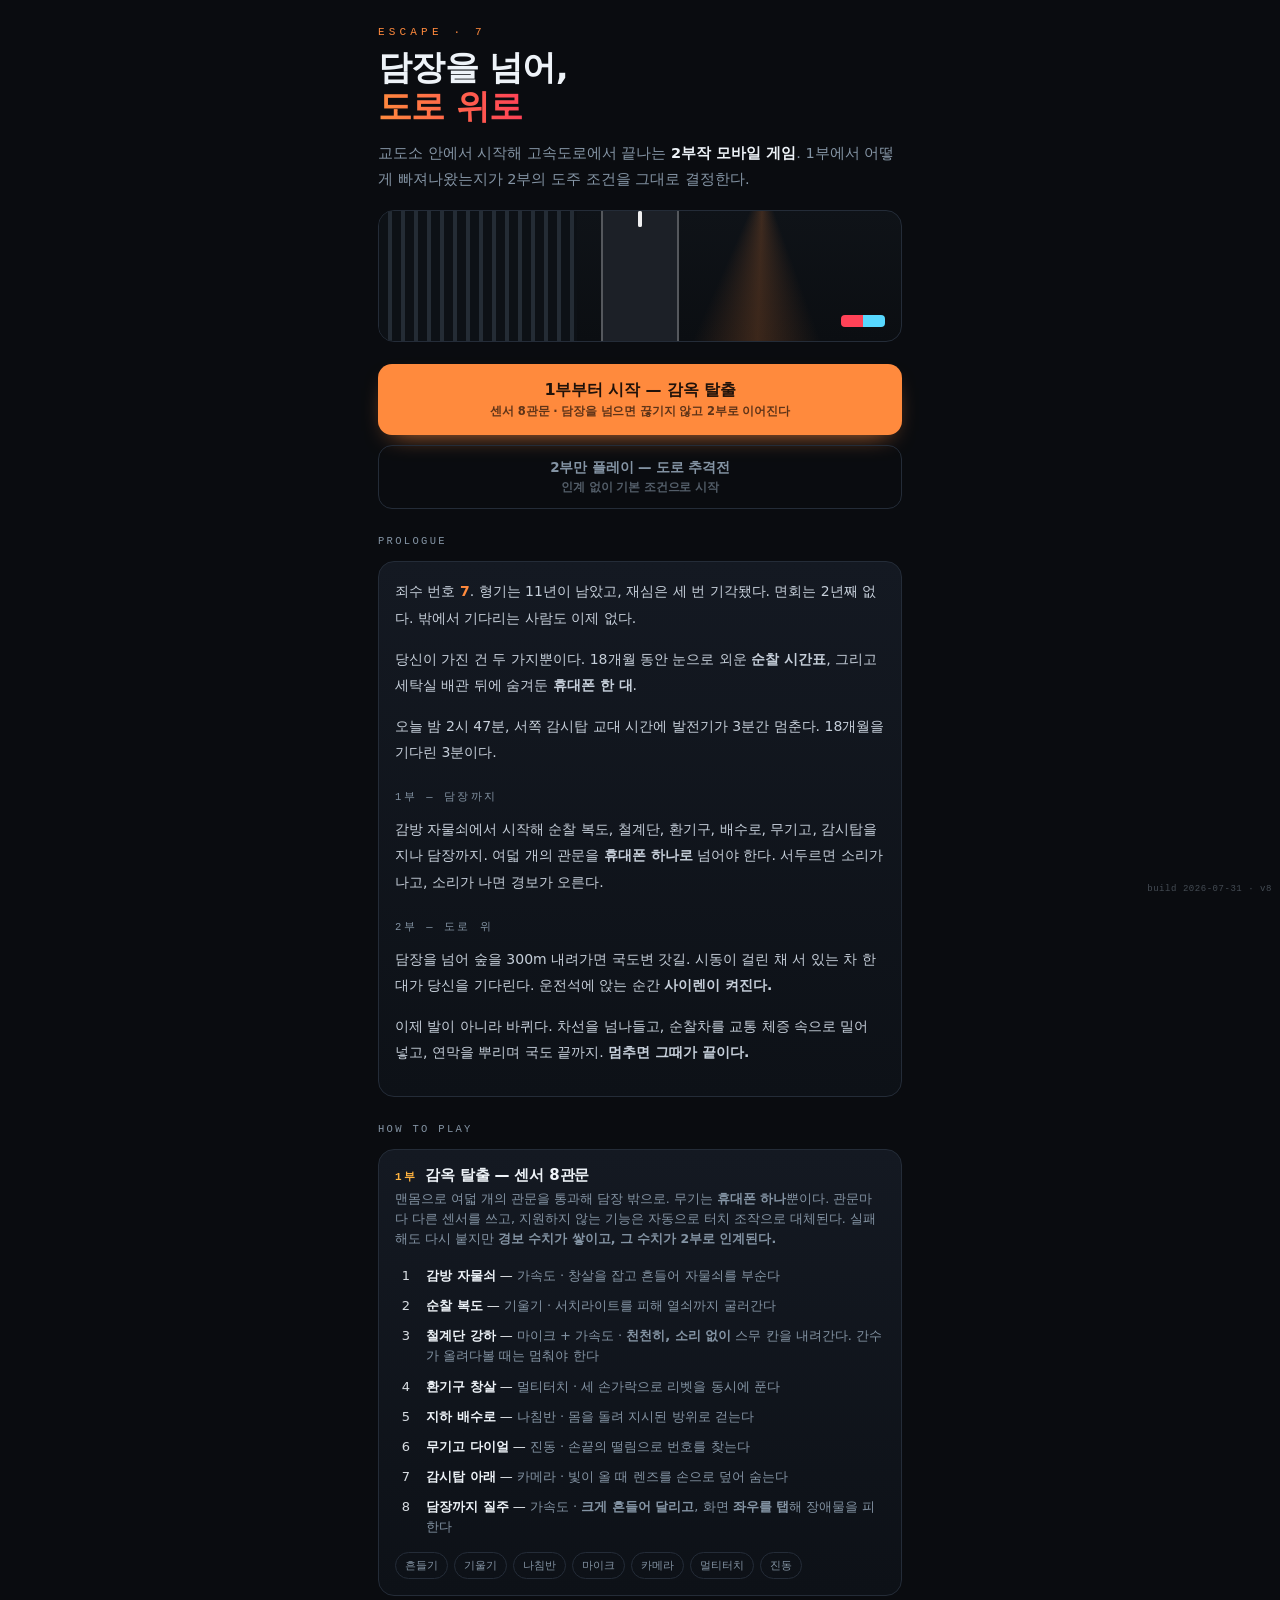
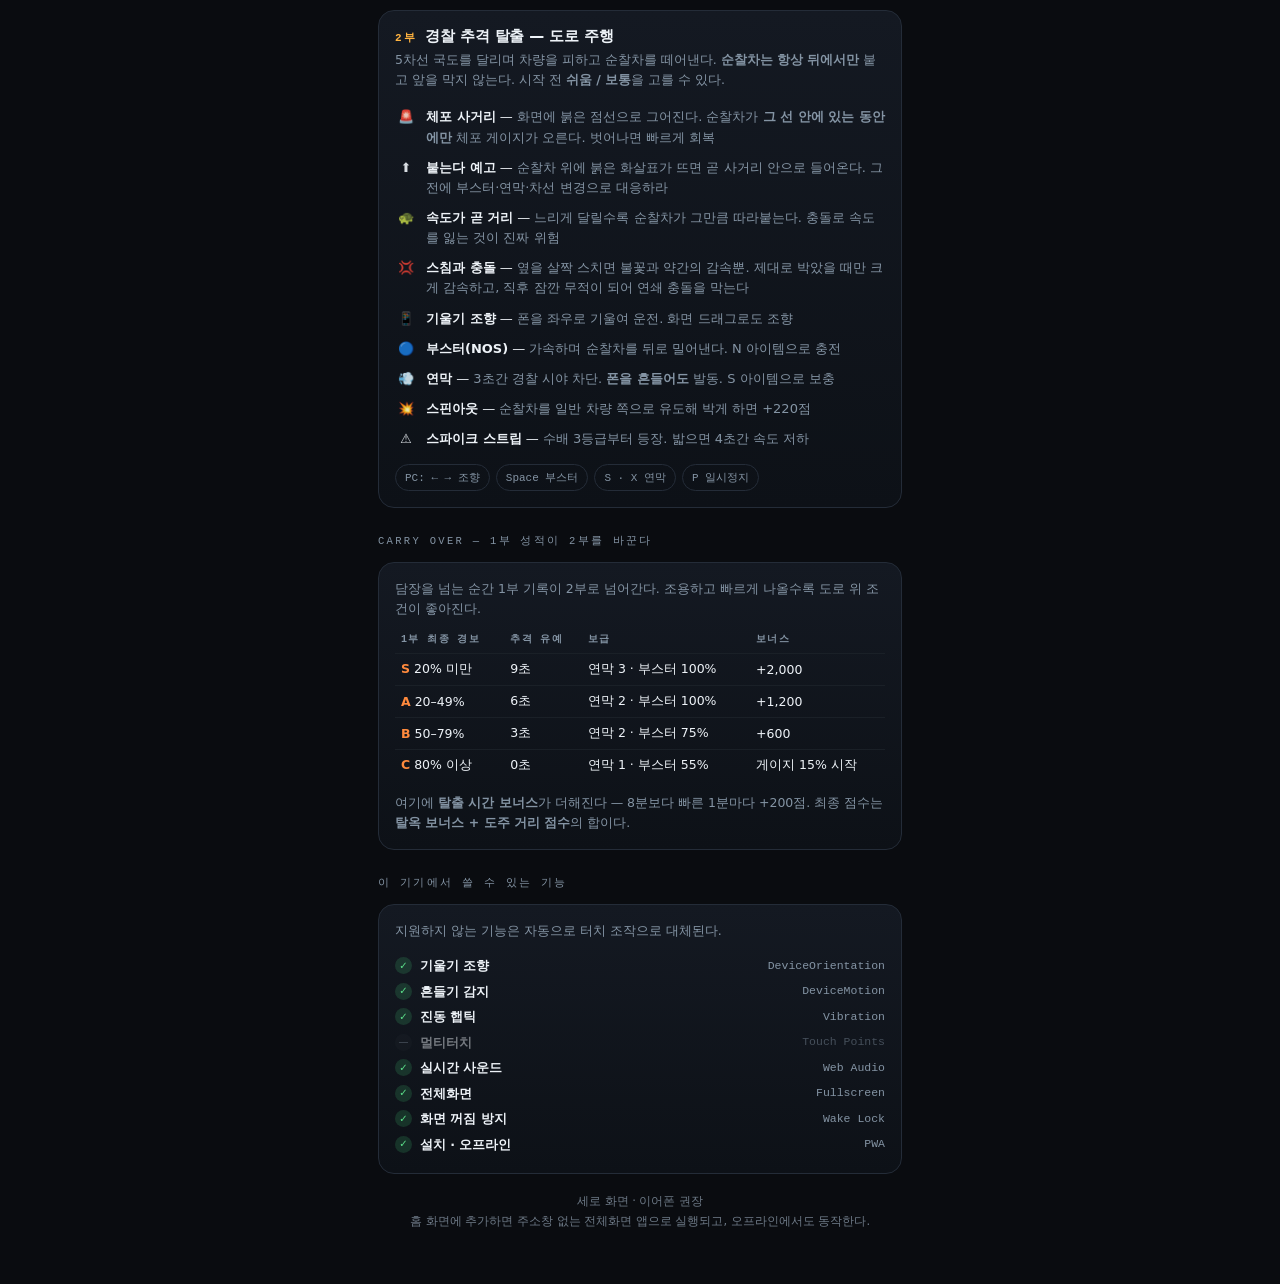
<file: index.html>
<!DOCTYPE html>
<html lang="ko">
<head>
<meta charset="utf-8">
<title>ESCAPE 7 — 담장을 넘어, 도로 위로</title>
<meta name="viewport" content="width=device-width,initial-scale=1,viewport-fit=cover">
<meta name="theme-color" content="#0b0d10">
<meta name="mobile-web-app-capable" content="yes">
<meta name="apple-mobile-web-app-capable" content="yes">
<meta name="apple-mobile-web-app-status-bar-style" content="black-translucent">
<meta name="apple-mobile-web-app-title" content="ESCAPE 7">
<link rel="manifest" href="manifest.webmanifest">
<link rel="apple-touch-icon" href="icon.svg">
<style>
  :root{
    --bg:#0b0d10; --bg2:#12161b; --line:#232b33;
    --fg:#e7ecf2; --dim:#8b98a6;
    --amber:#ffb340; --amber2:#ff8a1f; --red:#ff4d4d; --blue:#5cc8ff; --green:#4ade80;
    --mono:ui-monospace,SFMono-Regular,"SF Mono",Menlo,Consolas,monospace;
  }
  *{box-sizing:border-box;-webkit-tap-highlight-color:transparent}
  html,body{margin:0;min-height:100%}
  body{
    background:radial-gradient(120% 70% at 50% -10%, #1b2129 0%, var(--bg) 55%), var(--bg);
    color:var(--fg); font-family:"Pretendard","Apple SD Gothic Neo","Malgun Gothic",system-ui,sans-serif;
    -webkit-text-size-adjust:100%;
  }
  .wrap{max-width:560px; margin:0 auto;
    padding:calc(26px + env(safe-area-inset-top)) 18px calc(40px + env(safe-area-inset-bottom));}

  /* ---------- 타이틀 ---------- */
  .kicker{font-family:var(--mono); font-size:11px; letter-spacing:.38em; color:var(--amber); margin:0 0 10px}
  h1{font-size:34px; line-height:1.15; margin:0 0 14px; letter-spacing:-.02em}
  h1 em{font-style:normal; background:linear-gradient(90deg,var(--amber),var(--red));
    -webkit-background-clip:text; background-clip:text; color:transparent}
  .lede{color:var(--dim); font-size:14.5px; line-height:1.8; margin:0}
  .lede b{color:var(--fg)}

  .cover{position:relative; height:132px; margin:18px 0 22px; border:1px solid var(--line);
    border-radius:16px; overflow:hidden; background:linear-gradient(180deg,#0f1318,#0b0e12)}
  .cover .road{position:absolute; left:50%; top:0; bottom:0; width:78px; transform:translateX(-50%);
    background:#1c2027; border-left:2px solid rgba(255,255,255,.25); border-right:2px solid rgba(255,255,255,.25)}
  .cover .dash{position:absolute; left:50%; width:4px; height:16px; margin-left:-2px; background:rgba(255,255,255,.6);
    border-radius:2px; animation:run 1.1s linear infinite}
  @keyframes run{from{transform:translateY(-30px)}to{transform:translateY(160px)}}
  .cover .bars{position:absolute; left:0; top:0; bottom:0; width:38%;
    background:repeating-linear-gradient(90deg,#0d1116 0 9px,#242c35 9px 13px)}
  .cover .light{position:absolute; right:12%; top:-30px; width:150px; height:190px;
    background:conic-gradient(from 160deg at 50% 0%, transparent 0deg, rgba(255,179,64,.20) 22deg, transparent 44deg);
    animation:sweep 3.6s ease-in-out infinite alternate; transform-origin:50% 0}
  @keyframes sweep{from{transform:rotate(-22deg)}to{transform:rotate(22deg)}}
  .cover .siren{position:absolute; right:16px; bottom:14px; width:44px; height:12px; border-radius:4px;
    background:linear-gradient(90deg,var(--red) 0 50%, var(--blue) 50% 100%); animation:blink .55s steps(2) infinite}
  @keyframes blink{50%{filter:brightness(.35)}}

  /* ---------- 카드 ---------- */
  .card{border:1px solid var(--line); border-radius:16px; padding:16px; margin:14px 0;
    background:linear-gradient(180deg,#0f1318,#0b0e12)}
  .card h2{font-size:15px; margin:0 0 4px; letter-spacing:-.01em}
  .card h2 .no{font-family:var(--mono); font-size:11px; color:var(--amber); letter-spacing:.2em; margin-right:8px}
  .card .sub{font-size:12.5px; color:var(--dim); margin:0 0 12px; line-height:1.6}
  .sec{font-family:var(--mono); font-size:10.5px; letter-spacing:.22em; color:var(--dim); margin:26px 0 10px}

  .row{display:flex; gap:9px; align-items:flex-start; font-size:13px; line-height:1.55; padding:5px 0}
  .row i{flex:none; font-style:normal; width:22px; text-align:center; opacity:.9}
  .row b{font-weight:700}
  .row span{color:var(--dim)}

  .keys{display:flex; flex-wrap:wrap; gap:6px; margin-top:10px}
  .keys span{font-family:var(--mono); font-size:11px; color:var(--dim);
    border:1px solid var(--line); padding:5px 9px; border-radius:99px}

  table{width:100%; border-collapse:collapse; font-size:12.5px; margin-top:6px}
  th,td{text-align:left; padding:7px 6px; border-bottom:1px solid #1a2027}
  th{font-family:var(--mono); font-size:10px; letter-spacing:.14em; color:var(--dim); font-weight:600}
  td b{color:var(--amber)}
  tr:last-child td{border-bottom:0}

  .story{font-size:14px; line-height:1.9; color:#c6cfda}
  .story p{margin:0 0 14px}
  .story .who{color:var(--amber); font-weight:700}
  .story .mark{display:block; font-family:var(--mono); font-size:10.5px; letter-spacing:.24em;
    color:var(--dim); margin:22px 0 8px}

  /* ---------- 버튼 ---------- */
  .btn{display:block; width:100%; text-align:center; text-decoration:none;
    padding:17px; margin-top:11px; border-radius:14px; font-size:16px; font-weight:800;
    background:linear-gradient(180deg,var(--amber),var(--amber2)); color:#1a1206;
    box-shadow:0 8px 26px -12px var(--amber2); border:0; font-family:inherit}
  .btn:active{transform:translateY(1px)}
  .btn.ghost{background:none; border:1px solid var(--line); color:var(--dim);
    box-shadow:none; font-size:14px; font-weight:600; padding:14px}
  .btn small{display:block; font-size:11.5px; font-weight:600; opacity:.72; margin-top:3px}
  .btn.ghost small{opacity:.6}

  .note{font-size:11.5px; color:#6d7986; line-height:1.7; margin-top:18px; text-align:center}
  .badge{display:inline-block; font-family:var(--mono); font-size:10px; letter-spacing:.16em;
    border:1px solid var(--line); color:var(--dim); border-radius:99px; padding:4px 10px; margin-bottom:12px}
  #resume{display:none}
  .feat{display:flex; align-items:center; gap:8px; font-size:12.5px; padding:4px 0; line-height:1.4}
  .feat i{flex:none; width:17px; height:17px; border-radius:50%; display:grid; place-items:center;
    font-size:10px; font-style:normal; background:rgba(74,222,128,.16); color:var(--green)}
  .feat.no{opacity:.45} .feat.no i{background:#1a2027; color:#8b98a6}
  .feat em{font-style:normal; color:var(--dim); font-size:11.5px; margin-left:auto; font-family:var(--mono)}
</style>
<link rel="stylesheet" href="shared.css">
<script src="shared.js"></script>
<style>
  /* 허브는 두 챕터의 색을 함께 쓴다 */
  body{position:static; overflow:auto}
  h1 em{background:linear-gradient(90deg,var(--orange),var(--red));
    -webkit-background-clip:text; background-clip:text; color:transparent}
  .kicker{color:var(--orange)}
  .card{background:linear-gradient(180deg,var(--panel),#0d1117)}
  .cover .siren{background:linear-gradient(90deg,var(--red) 0 50%, var(--cyan) 50% 100%)}
  .cover .light{background:conic-gradient(from 160deg at 50% 0%, transparent 0deg, rgba(255,138,61,.20) 22deg, transparent 44deg)}
  td b{color:var(--orange)}
  .story .who{color:var(--orange)}
  .btn.ch2{--accent:var(--red); --accent-ink:#2a0a0e}
</style>
</head>
<body>
<div class="wrap">

  <p class="kicker">ESCAPE · 7</p>
  <h1>담장을 넘어,<br><em>도로 위로</em></h1>
  <p class="lede">교도소 안에서 시작해 고속도로에서 끝나는 <b>2부작 모바일 게임</b>.
    1부에서 어떻게 빠져나왔는지가 2부의 도주 조건을 그대로 결정한다.</p>

  <div class="cover">
    <div class="bars"></div>
    <div class="light"></div>
    <div class="road"></div>
    <div class="dash" style="animation-delay:0s"></div>
    <div class="dash" style="animation-delay:.37s"></div>
    <div class="dash" style="animation-delay:.74s"></div>
    <div class="siren"></div>
  </div>

  <a class="btn" href="prison.html" data-go="prison.html">1부부터 시작 — 감옥 탈출<small>센서 8관문 · 담장을 넘으면 끊기지 않고 2부로 이어진다</small></a>
  <a class="btn ch2" id="resume" href="chase.html?from=prison" data-go="chase.html?from=prison" data-jump>이어서 2부로 — 도로 추격전<small id="resumeInfo">인계 기록이 남아 있다</small></a>
  <a class="btn ghost" href="chase.html?solo=1" data-go="chase.html?solo=1">2부만 플레이 — 도로 추격전<small>인계 없이 기본 조건으로 시작</small></a>

  <!-- ================= 이야기 ================= -->
  <p class="sec">PROLOGUE</p>
  <div class="card">
    <div class="story">
      <p>죄수 번호 <span class="who">7</span>. 형기는 11년이 남았고, 재심은 세 번 기각됐다.
        면회는 2년째 없다. 밖에서 기다리는 사람도 이제 없다.</p>
      <p>당신이 가진 건 두 가지뿐이다. 18개월 동안 눈으로 외운 <b>순찰 시간표</b>,
        그리고 세탁실 배관 뒤에 숨겨둔 <b>휴대폰 한 대</b>.</p>
      <p>오늘 밤 2시 47분, 서쪽 감시탑 교대 시간에 발전기가 3분간 멈춘다.
        18개월을 기다린 3분이다.</p>

      <span class="mark">1부 — 담장까지</span>
      <p>감방 자물쇠에서 시작해 순찰 복도, 철계단, 환기구, 배수로, 무기고, 감시탑을 지나 담장까지.
        여덟 개의 관문을 <b>휴대폰 하나로</b> 넘어야 한다.
        서두르면 소리가 나고, 소리가 나면 경보가 오른다.</p>

      <span class="mark">2부 — 도로 위</span>
      <p>담장을 넘어 숲을 300m 내려가면 국도변 갓길.
        시동이 걸린 채 서 있는 차 한 대가 당신을 기다린다.
        운전석에 앉는 순간 <b>사이렌이 켜진다.</b></p>
      <p>이제 발이 아니라 바퀴다. 차선을 넘나들고, 순찰차를 교통 체증 속으로 밀어 넣고,
        연막을 뿌리며 국도 끝까지. <b>멈추면 그때가 끝이다.</b></p>
    </div>
  </div>

  <!-- ================= 게임 설명 ================= -->
  <p class="sec">HOW TO PLAY</p>

  <div class="card">
    <h2><span class="no">1부</span>감옥 탈출 — 센서 8관문</h2>
    <p class="sub">맨몸으로 여덟 개의 관문을 통과해 담장 밖으로. 무기는 <b>휴대폰 하나</b>뿐이다.
      관문마다 다른 센서를 쓰고, 지원하지 않는 기능은 자동으로 터치 조작으로 대체된다.
      실패해도 다시 붙지만 <b>경보 수치가 쌓이고, 그 수치가 2부로 인계된다.</b></p>
    <div class="row"><i>1</i><div><b>감방 자물쇠</b> — <span>가속도 · 창살을 잡고 흔들어 자물쇠를 부순다</span></div></div>
    <div class="row"><i>2</i><div><b>순찰 복도</b> — <span>기울기 · 서치라이트를 피해 열쇠까지 굴러간다</span></div></div>
    <div class="row"><i>3</i><div><b>철계단 강하</b> — <span>마이크 + 가속도 · <b>천천히, 소리 없이</b> 스무 칸을 내려간다.
      간수가 올려다볼 때는 멈춰야 한다</span></div></div>
    <div class="row"><i>4</i><div><b>환기구 창살</b> — <span>멀티터치 · 세 손가락으로 리벳을 동시에 푼다</span></div></div>
    <div class="row"><i>5</i><div><b>지하 배수로</b> — <span>나침반 · 몸을 돌려 지시된 방위로 걷는다</span></div></div>
    <div class="row"><i>6</i><div><b>무기고 다이얼</b> — <span>진동 · 손끝의 떨림으로 번호를 찾는다</span></div></div>
    <div class="row"><i>7</i><div><b>감시탑 아래</b> — <span>카메라 · 빛이 올 때 렌즈를 손으로 덮어 숨는다</span></div></div>
    <div class="row"><i>8</i><div><b>담장까지 질주</b> — <span>가속도 · <b>크게 흔들어 달리고</b>, 화면 <b>좌우를 탭</b>해 장애물을 피한다</span></div></div>
    <div class="keys">
      <span>흔들기</span><span>기울기</span><span>나침반</span><span>마이크</span><span>카메라</span><span>멀티터치</span><span>진동</span>
    </div>
  </div>

  <div class="card">
    <h2><span class="no">2부</span>경찰 추격 탈출 — 도로 주행</h2>
    <p class="sub">5차선 국도를 달리며 차량을 피하고 순찰차를 떼어낸다.
      <b>순찰차는 항상 뒤에서만</b> 붙고 앞을 막지 않는다. 시작 전 <b>쉬움 / 보통</b>을 고를 수 있다.</p>
    <div class="row"><i>🚨</i><div><b>체포 사거리</b> — <span>화면에 붉은 점선으로 그어진다.
      순찰차가 <b>그 선 안에 있는 동안에만</b> 체포 게이지가 오른다. 벗어나면 빠르게 회복</span></div></div>
    <div class="row"><i>⬆️</i><div><b>붙는다 예고</b> — <span>순찰차 위에 붉은 화살표가 뜨면 곧 사거리 안으로 들어온다.
      그 전에 부스터·연막·차선 변경으로 대응하라</span></div></div>
    <div class="row"><i>🐢</i><div><b>속도가 곧 거리</b> — <span>느리게 달릴수록 순찰차가 그만큼 따라붙는다.
      충돌로 속도를 잃는 것이 진짜 위험</span></div></div>
    <div class="row"><i>💢</i><div><b>스침과 충돌</b> — <span>옆을 살짝 스치면 불꽃과 약간의 감속뿐.
      제대로 박았을 때만 크게 감속하고, 직후 잠깐 무적이 되어 연쇄 충돌을 막는다</span></div></div>
    <div class="row"><i>📱</i><div><b>기울기 조향</b> — <span>폰을 좌우로 기울여 운전. 화면 드래그로도 조향</span></div></div>
    <div class="row"><i>🔵</i><div><b>부스터(NOS)</b> — <span>가속하며 순찰차를 뒤로 밀어낸다. N 아이템으로 충전</span></div></div>
    <div class="row"><i>💨</i><div><b>연막</b> — <span>3초간 경찰 시야 차단. <b>폰을 흔들어도</b> 발동. S 아이템으로 보충</span></div></div>
    <div class="row"><i>💥</i><div><b>스핀아웃</b> — <span>순찰차를 일반 차량 쪽으로 유도해 박게 하면 +220점</span></div></div>
    <div class="row"><i>⚠️</i><div><b>스파이크 스트립</b> — <span>수배 3등급부터 등장. 밟으면 4초간 속도 저하</span></div></div>
    <div class="keys">
      <span>PC: ← → 조향</span><span>Space 부스터</span><span>S · X 연막</span><span>P 일시정지</span>
    </div>
  </div>

  <!-- ================= 인계 ================= -->
  <p class="sec">CARRY OVER — 1부 성적이 2부를 바꾼다</p>
  <div class="card">
    <p class="sub" style="margin-bottom:2px">담장을 넘는 순간 1부 기록이 2부로 넘어간다.
      조용하고 빠르게 나올수록 도로 위 조건이 좋아진다.</p>
    <table>
      <tr><th>1부 최종 경보</th><th>추격 유예</th><th>보급</th><th>보너스</th></tr>
      <tr><td><b>S</b> 20% 미만</td><td>9초</td><td>연막 3 · 부스터 100%</td><td>+2,000</td></tr>
      <tr><td><b>A</b> 20–49%</td><td>6초</td><td>연막 2 · 부스터 100%</td><td>+1,200</td></tr>
      <tr><td><b>B</b> 50–79%</td><td>3초</td><td>연막 2 · 부스터 75%</td><td>+600</td></tr>
      <tr><td><b>C</b> 80% 이상</td><td>0초</td><td>연막 1 · 부스터 55%</td><td>게이지 15% 시작</td></tr>
    </table>
    <p class="sub" style="margin:12px 0 0">여기에 <b>탈출 시간 보너스</b>가 더해진다 — 8분보다 빠른 1분마다 +200점.
      최종 점수는 <b>탈옥 보너스 + 도주 거리 점수</b>의 합이다.</p>
  </div>

  <!-- ================= 모바일 기능 ================= -->
  <p class="sec">이 기기에서 쓸 수 있는 기능</p>
  <div class="card" id="featCard">
    <p class="sub">지원하지 않는 기능은 자동으로 터치 조작으로 대체된다.</p>
    <div id="featList"></div>
  </div>

  <p class="note">세로 화면 · 이어폰 권장<br>
    홈 화면에 추가하면 주소창 없는 전체화면 앱으로 실행되고, 오프라인에서도 동작한다.</p>
</div>

<script>
"use strict";
const $ = s => document.querySelector(s);

/* 이어하기 — 1부 인계 기록이 남아 있으면 노출 */
try{
  const c = JSON.parse(localStorage.getItem('escape7.handoff'));
  if(c && c.ts && Date.now() - c.ts < 2*60*60*1000){
    $('#resume').style.display = 'block';
    // 1부 판(센서판=경보 / 액션판=붙잡힌 횟수)에 따라 표기를 맞춘다
    const detail = c.alarm != null ? '경보 ' + c.alarm + '%'
                 : c.deaths != null ? '붙잡힘 ' + c.deaths + '회' : '';
    $('#resumeInfo').textContent =
      '1부 ' + c.grade + ' · ' + c.time + '초' + (detail ? ' · ' + detail : '') +
      ' → 보너스 +' + c.bonus.toLocaleString();
  }
}catch(e){}

/* 기기 기능 감지 */
const feats = [
  ['기울기 조향',    'DeviceOrientation', 'DeviceOrientationEvent' in window],
  ['흔들기 감지',    'DeviceMotion',      'DeviceMotionEvent' in window],
  ['진동 햅틱',      'Vibration',         'vibrate' in navigator],
  ['멀티터치',       'Touch Points',      (navigator.maxTouchPoints||0) >= 2],
  ['실시간 사운드',  'Web Audio',         !!(window.AudioContext || window.webkitAudioContext)],
  ['전체화면',       'Fullscreen',        !!document.documentElement.requestFullscreen],
  ['화면 꺼짐 방지', 'Wake Lock',         'wakeLock' in navigator],
  ['설치 · 오프라인','PWA',               'serviceWorker' in navigator && window.isSecureContext],
];
$('#featList').innerHTML = feats.map(([n,a,ok]) =>
  `<div class="feat ${ok?'':'no'}"><i>${ok?'✓':'—'}</i><b>${n}</b><em>${a}</em></div>`
).join('');

/* 서비스워커 등록·갱신은 shared.js가 한다 (중복 등록 금지) */
</script>
</body>
</html>
</file>
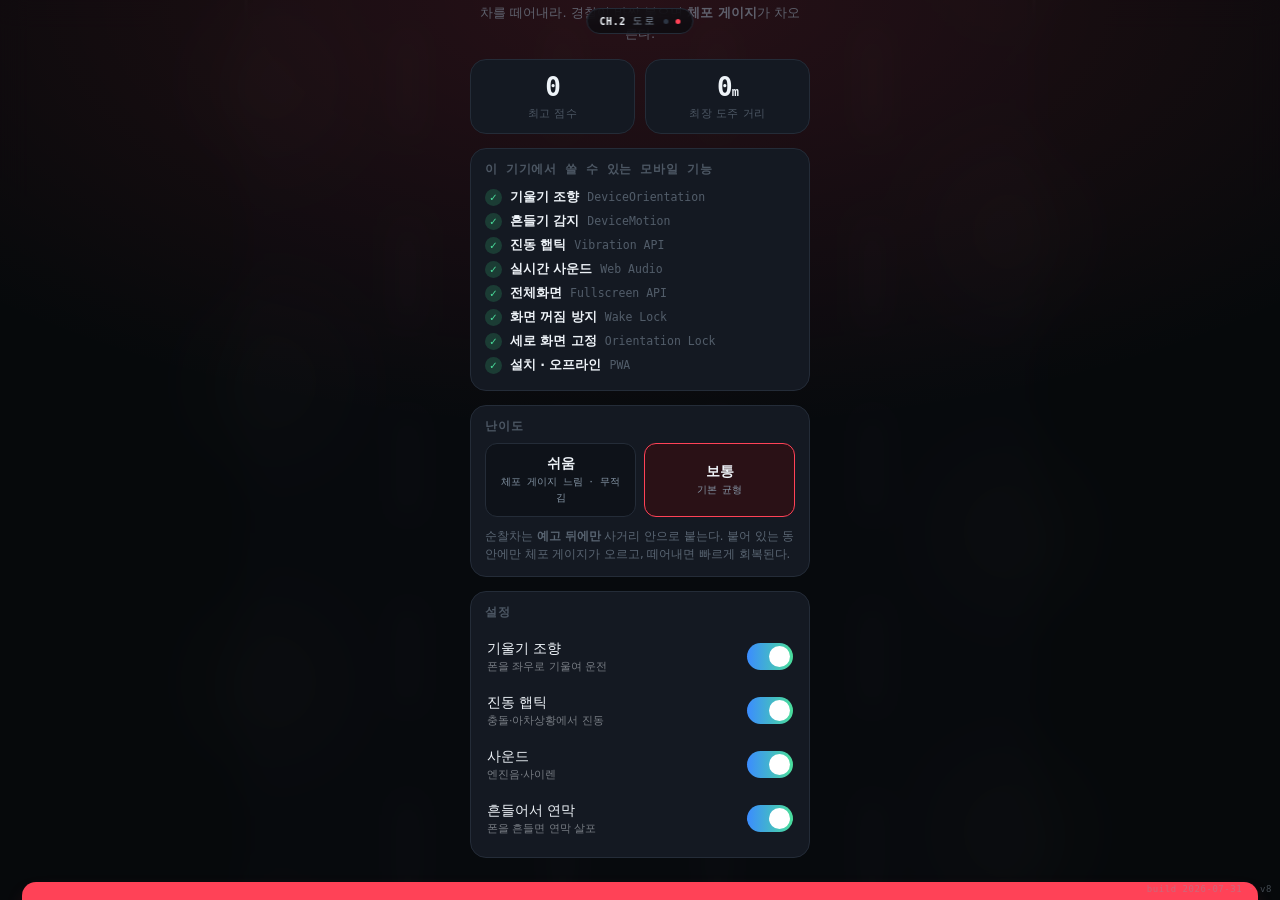
<file: chase.html>
<!DOCTYPE html>
<html lang="ko">
<head>
<meta charset="utf-8">
<title>ESCAPE 7 · 2부 — 경찰 추격 탈출</title>
<meta name="viewport" content="width=device-width,initial-scale=1,maximum-scale=1,viewport-fit=cover,user-scalable=no">
<meta name="theme-color" content="#0b0e14">
<meta name="mobile-web-app-capable" content="yes">
<meta name="apple-mobile-web-app-capable" content="yes">
<meta name="apple-mobile-web-app-status-bar-style" content="black-translucent">
<meta name="apple-mobile-web-app-title" content="경찰 추격 탈출">
<link rel="manifest" href="manifest.webmanifest">
<link rel="apple-touch-icon" href="icon.svg">
<script src="shared.js"></script>
<style>
  :root{
    --safe-t: env(safe-area-inset-top, 0px);
    --safe-b: env(safe-area-inset-bottom, 0px);
    --safe-l: env(safe-area-inset-left, 0px);
    --safe-r: env(safe-area-inset-right, 0px);
    --red:#ff3b4e; --blue:#3b8cff; --amber:#ffc23b; --ink:#0b0e14;
  }
  *{box-sizing:border-box; -webkit-tap-highlight-color:transparent}
  html,body{margin:0;height:100%;overflow:hidden;background:var(--ink);
    font-family:-apple-system,BlinkMacSystemFont,"Segoe UI",system-ui,"Apple SD Gothic Neo","Malgun Gothic",sans-serif;
    color:#eef2f8; overscroll-behavior:none; touch-action:none; user-select:none; -webkit-user-select:none}
  #wrap{position:fixed; inset:0; overflow:hidden}
  canvas{position:absolute; inset:0; width:100%; height:100%; display:block}

  /* ---------- 화면 위 컨트롤 ---------- */
  .pad{position:absolute; bottom:calc(18px + var(--safe-b)); width:88px; height:88px; border-radius:50%;
    display:grid; place-items:center; text-align:center; line-height:1.05; font-weight:800; font-size:13px;
    background:rgba(255,255,255,.07); border:1.5px solid rgba(255,255,255,.22);
    backdrop-filter:blur(8px); -webkit-backdrop-filter:blur(8px); z-index:5;
    transition:transform .07s ease, background .12s ease; letter-spacing:-.3px}
  .pad small{display:block;font-size:10px;opacity:.6;font-weight:600;margin-top:2px}
  .pad:active,.pad.on{transform:scale(.93)}
  #boost{right:calc(16px + var(--safe-r)); border-color:rgba(59,140,255,.5); color:#cfe4ff;
    background:radial-gradient(circle at 50% 120%, rgba(59,140,255,.45), rgba(59,140,255,.08))}
  #boost.on{background:radial-gradient(circle at 50% 120%, rgba(59,140,255,.85), rgba(59,140,255,.3))}
  #smoke{left:calc(16px + var(--safe-l)); border-color:rgba(255,194,59,.45); color:#ffe6b0;
    background:radial-gradient(circle at 50% 120%, rgba(255,194,59,.3), rgba(255,194,59,.06))}
  .pad.dim{opacity:.32}
  #pauseBtn{position:absolute; top:calc(10px + var(--safe-t)); right:calc(12px + var(--safe-r));
    width:44px;height:44px;border-radius:14px;display:grid;place-items:center;z-index:5;
    background:rgba(255,255,255,.07);border:1px solid rgba(255,255,255,.16);font-size:16px}
  .hide{display:none !important}

  /* ---------- 오버레이 ---------- */
  .sheet{position:absolute; inset:0; z-index:20; display:flex; flex-direction:column; justify-content:center;
    align-items:center; gap:14px; padding:calc(22px + var(--safe-t)) 22px calc(22px + var(--safe-b));
    background:radial-gradient(120% 80% at 50% 0%, rgba(59,140,255,.16), transparent 60%), rgba(6,8,12,.90);
    backdrop-filter:blur(14px); -webkit-backdrop-filter:blur(14px); overflow-y:auto; text-align:center}
  h1{margin:0; font-size:30px; letter-spacing:-1px; line-height:1.1}
  h1 span{background:linear-gradient(90deg,var(--red),var(--blue)); -webkit-background-clip:text; background-clip:text; color:transparent}
  .sub{margin:0; font-size:13px; opacity:.62; line-height:1.6; max-width:330px}
  .btn{appearance:none; border:0; border-radius:16px; padding:15px 30px; font-size:17px; font-weight:800;
    color:#fff; background:linear-gradient(135deg,#ff3b4e,#ff7a3b); box-shadow:0 10px 26px rgba(255,59,78,.32);
    font-family:inherit; letter-spacing:-.3px}
  .btn:active{transform:scale(.97)}
  .btn.ghost{background:rgba(255,255,255,.08); box-shadow:none; border:1px solid rgba(255,255,255,.18); font-size:14px; padding:12px 20px}
  .row{display:flex; gap:10px; flex-wrap:wrap; justify-content:center}

  .card{width:100%; max-width:340px; border-radius:16px; padding:12px 14px;
    background:rgba(255,255,255,.05); border:1px solid rgba(255,255,255,.09); text-align:left}
  .card h3{margin:0 0 8px; font-size:12px; letter-spacing:.8px; text-transform:uppercase; opacity:.5}
  .feat{display:flex; align-items:center; gap:8px; font-size:12.5px; padding:3.5px 0; line-height:1.35}
  .feat i{flex:none; width:17px; height:17px; border-radius:50%; display:grid; place-items:center; font-size:10px; font-style:normal}
  .ok i{background:rgba(60,220,140,.18); color:#4ade9b}
  .no i{background:rgba(255,255,255,.08); color:#8b93a1}
  .no{opacity:.5}
  .feat b{font-weight:700}
  .feat em{font-style:normal; opacity:.55; font-size:11.5px}

  .scores{display:flex; gap:10px; width:100%; max-width:340px}
  .score{flex:1; border-radius:16px; padding:12px; background:rgba(255,255,255,.05); border:1px solid rgba(255,255,255,.09)}
  .score b{display:block; font-size:26px; letter-spacing:-1px; font-variant-numeric:tabular-nums}
  .score span{font-size:10.5px; opacity:.5; letter-spacing:.5px}
  .tag{display:inline-block; font-size:11px; font-weight:800; padding:5px 11px; border-radius:99px;
    background:rgba(255,59,78,.16); color:#ff8592; border:1px solid rgba(255,59,78,.3); letter-spacing:.5px}
  .toggles{display:flex; flex-direction:column; gap:2px; width:100%; max-width:340px}
  .tg{display:flex; align-items:center; justify-content:space-between; gap:10px; padding:9px 2px; font-size:13.5px}
  .tg em{font-style:normal; opacity:.45; font-size:11px; display:block; margin-top:1px}
  .sw{flex:none; width:46px; height:27px; border-radius:99px; background:rgba(255,255,255,.13); position:relative; transition:background .15s}
  .sw::after{content:""; position:absolute; top:3px; left:3px; width:21px; height:21px; border-radius:50%;
    background:#fff; transition:transform .15s ease}
  .sw.on{background:linear-gradient(90deg,#3b8cff,#4ade9b)}
  .sw.on::after{transform:translateX(19px)}
  .sw.off{opacity:.35}
  #toast{position:absolute; left:50%; bottom:calc(122px + var(--safe-b)); transform:translateX(-50%);
    z-index:9; font-size:13px; font-weight:700; padding:9px 16px; border-radius:99px; white-space:nowrap;
    background:rgba(8,10,16,.82); border:1px solid rgba(255,255,255,.14); opacity:0; transition:opacity .2s}
  #toast.show{opacity:1}
</style>
<link rel="stylesheet" href="shared.css">
<style>
  /* 공용 레이어에 맞춘 2부 보정 — 1부와 같은 색·타이포를 쓴다 */
  body{background:var(--bg)}
  .sheet{background:radial-gradient(120% 80% at 50% 0%, rgba(255,66,87,.13), transparent 60%), rgba(6,8,11,.92)}
  h1 span{background:linear-gradient(90deg,var(--red),var(--orange)); -webkit-background-clip:text; background-clip:text; color:transparent}
  .tag{background:rgba(255,66,87,.14); color:#ff8f9c; border-color:rgba(255,66,87,.32)}
  .card,.score{background:var(--panel); border-color:var(--line)}
  .score b{font-family:var(--mono); font-weight:700}
  .sub,.card h3,.score span,.feat em{color:var(--dim)}
  .feat em,.card h3{font-family:var(--mono)}
  #boost{border-color:rgba(87,216,255,.45); color:#cdefff;
    background:radial-gradient(circle at 50% 120%, rgba(87,216,255,.38), rgba(87,216,255,.07))}
  #boost.on{background:radial-gradient(circle at 50% 120%, rgba(87,216,255,.85), rgba(87,216,255,.28))}
  #smoke{border-color:rgba(255,217,160,.42); color:var(--cream);
    background:radial-gradient(circle at 50% 120%, rgba(255,217,160,.26), rgba(255,217,160,.05))}
  #toast{background:rgba(20,25,34,.92); border-color:var(--line)}
  .opts{display:flex; gap:8px}
  .opt{flex:1; appearance:none; border:1px solid var(--line); background:#0e1219; color:var(--fg);
    border-radius:12px; padding:11px 8px; font-family:inherit; text-align:center}
  .opt.on{border-color:var(--accent); background:#2a1116}
  .opt b{display:block; font-size:14px}
  .opt span{font-family:var(--mono); font-size:9.5px; color:var(--dim)}
</style>
</head>
<body class="ch2">
<div id="wrap">
  <canvas id="cv"></canvas>

  <!-- 1부에서 곧장 넘어왔을 때의 연결 장면 -->
  <div class="x-cut" id="cut">
    <button class="skip" id="cutSkip">건너뛰기 ›</button>
    <div class="mark">CHAPTER 2 — 도로</div>
    <p class="beat" id="beat1">담장 아래로 뛰어내렸다. 발목이 저리지만 멈출 수 없다.<br>숲을 300m 내려가자 국도가 나온다.</p>
    <p class="beat" id="beat2">갓길에 <b>시동이 걸린 채 서 있는 차</b> 한 대.<br>운전석 문을 당긴다. 열린다.</p>
    <p class="beat dim" id="beat3">백미러 저 끝에서 파란 불빛이 번진다.</p>
    <div class="carry" id="cutCarry"></div>
    <button class="btn go" id="cutGo">액셀을 밟는다</button>
  </div>

  <div id="boost" class="pad hide">부스터<small>NOS</small></div>
  <div id="smoke" class="pad hide">연막<small>흔들기</small></div>
  <div id="pauseBtn" class="hide">❚❚</div>
  <div id="toast"></div>

  <!-- 메인 메뉴 -->
  <div id="menu" class="sheet">
    <span class="tag">WANTED · LEVEL 1</span>
    <h1>2부 — 도로 위 <span>경찰 추격 탈출</span></h1>
    <p class="sub" id="menuLede">차선을 넘나들며 교통 체증을 피하고, 뒤에서 붙는 순찰차를 떼어내라.
      경찰이 바짝 붙으면 <b>체포 게이지</b>가 차오른다.</p>

    <div class="card" id="carryCard" style="display:none">
      <h3>1부 탈옥 기록 인계</h3>
      <div id="carryList"></div>
    </div>

    <div class="scores">
      <div class="score"><b id="mBest">0</b><span>최고 점수</span></div>
      <div class="score"><b id="mDist">0<small style="font-size:12px">m</small></b><span>최장 도주 거리</span></div>
    </div>

    <div class="card">
      <h3>이 기기에서 쓸 수 있는 모바일 기능</h3>
      <div id="featList"></div>
    </div>

    <div class="card">
      <h3>난이도</h3>
      <div class="opts">
        <button class="opt" data-diff="easy"><b>쉬움</b><span>체포 게이지 느림 · 무적 김</span></button>
        <button class="opt" data-diff="normal"><b>보통</b><span>기본 균형</span></button>
      </div>
      <p class="sub" style="margin:10px 0 0;font-size:11.5px">순찰차는 <b>예고 뒤에만</b> 사거리 안으로 붙는다.
        붙어 있는 동안에만 체포 게이지가 오르고, 떼어내면 빠르게 회복된다.</p>
    </div>

    <div class="toggles card">
      <h3>설정</h3>
      <div class="tg" data-k="tilt"><div>기울기 조향 <em>폰을 좌우로 기울여 운전</em></div><div class="sw" id="swTilt"></div></div>
      <div class="tg" data-k="haptic"><div>진동 햅틱 <em>충돌·아차상황에서 진동</em></div><div class="sw" id="swHaptic"></div></div>
      <div class="tg" data-k="sound"><div>사운드 <em>엔진음·사이렌</em></div><div class="sw" id="swSound"></div></div>
      <div class="tg" data-k="shake"><div>흔들어서 연막 <em>폰을 흔들면 연막 살포</em></div><div class="sw" id="swShake"></div></div>
    </div>

    <button class="btn" id="startBtn">추격 시작</button>
    <p class="sub" style="font-size:11.5px">화면을 좌우로 <b>드래그</b>해도 조향된다 · 5차선 도로 · 순찰차는 <b>뒤에서만</b> 붙는다<br>
      PC: ← → 조향 · Space 부스터 · <b>S 또는 X 연막</b> · P 일시정지</p>
  </div>

  <!-- 일시정지 -->
  <div id="pause" class="sheet hide">
    <h1>일시 정지</h1>
    <p class="sub">기울기 조향을 쓰는 중이라면, 지금 잡고 있는 각도가 <b>중립</b>으로 다시 맞춰진다.</p>
    <div class="row">
      <button class="btn" id="resumeBtn">계속하기</button>
      <button class="btn ghost" id="quitBtn">그만두기</button>
    </div>
  </div>

  <!-- 게임 오버 -->
  <div id="over" class="sheet hide">
    <span class="tag" id="overTag">BUSTED</span>
    <h1 id="overTitle">검거되었다</h1>
    <div class="scores">
      <div class="score"><b id="oScore">0</b><span>점수</span></div>
      <div class="score"><b id="oBest">0</b><span>최고 점수</span></div>
    </div>
    <div class="card" id="statCard"></div>
    <div class="row">
      <button class="btn" id="retryBtn">다시 도주</button>
      <button class="btn ghost" id="menuBtn">메뉴로</button>
      <button class="btn ghost" id="prisonBtn">1부부터 다시</button>
      <button class="btn ghost" id="hubBtn">타이틀로</button>
    </div>
  </div>
</div>

<script>
"use strict";
/* =========================================================================
   경찰 추격 탈출 — 모바일 웹 게임 (단일 파일)
   사용 중인 모바일 기능:
     · DeviceOrientation  → 기울기 조향
     · DeviceMotion       → 흔들기 감지(연막)
     · Vibration API      → 충돌/아차 상황 햅틱
     · Fullscreen + Screen Orientation Lock
     · Screen Wake Lock   → 플레이 중 화면 꺼짐 방지
     · Web Audio API      → 엔진음/사이렌 실시간 합성
     · Pointer(터치) 드래그 조향, visibilitychange 자동 일시정지
     · localStorage 기록 저장, PWA(manifest + service worker) 오프라인 설치
   ========================================================================= */

const $ = s => document.querySelector(s);
const clamp = (v,a,b) => v<a?a:v>b?b:v;
const lerp  = (a,b,t) => a+(b-a)*t;
const rand  = (a,b) => a+Math.random()*(b-a);
const pick  = a => a[(Math.random()*a.length)|0];

/* ---------------------------------------------------------------- 캔버스 */
const cv = $('#cv'), ctx = cv.getContext('2d', { alpha:false });
let W = 0, H = 0, DPR = 1;
function resize(){
  DPR = Math.min(window.devicePixelRatio || 1, 2);
  W = wrapEl.clientWidth; H = wrapEl.clientHeight;
  cv.width = Math.round(W*DPR); cv.height = Math.round(H*DPR);
  ctx.setTransform(DPR,0,0,DPR,0,0);
  road.w = Math.min(W*0.92, H*0.86);   // 5차선 — 좌우 회피 공간 확보
  road.x = (W - road.w)/2;
  road.lane = road.w / LANES;
  car.w = Math.min(road.lane*0.66, W*0.13); car.h = car.w*2.0;
  car.y = H*0.72;
  // 체포 사거리 — 반드시 화면 안에 들어오게 잡는다(선이 보여야 규칙이 보인다)
  LOCK = Math.min(car.h*1.7, (H - car.y)*0.72);
  if(player && state === 'menu') player.x = W/2;
}
const wrapEl = $('#wrap');
addEventListener('resize', resize);
addEventListener('orientationchange', () => setTimeout(resize, 250));

/* ---------------------------------------------------------------- 상태 */
const LANES = 5;
const road = { x:0, w:0, lane:0 };
const car  = { w:0, h:0, y:0 };

/* 판정 상수 — 그림과 히트박스를 맞춘다(차 폭은 바퀴까지 그려지므로 좁게 잡는다) */
const HIT_X = 0.62, HIT_Y = 0.80;
let LOCK = 0;                       // 체포 사거리: 이 안으로 들어와야 게이지가 오른다

/* 난이도 — 1부와 같은 방식으로 고른다 */
const DIFFS = {
  easy:   { name:'쉬움', cap:0.72, relief:1.20, inv:1.7, traffic:1.15, speed:0.92, hazardFrom:6 },
  normal: { name:'보통', cap:1.00, relief:1.00, inv:1.3, traffic:1.00, speed:1.00, hazardFrom:4 }
};
let DIFF = DIFFS.normal;

let state = 'menu';              // menu | playing | pause | over
let player, cops, traffic, items, hazards, parts;
let dist, score, combo, comboT, heat, capture, shakeAmt, scrollY, flash;
let boostFuel, boostOn, smokeStock, smokeT, blowoutT, crashT, invT, stats;
let lastT = 0, rafId = 0;

const store = {
  get best(){ return +(localStorage.getItem('pce.best')||0); },
  set best(v){ localStorage.setItem('pce.best', v|0); },
  get dist(){ return +(localStorage.getItem('pce.dist')||0); },
  set dist(v){ localStorage.setItem('pce.dist', v|0); },
  get opt(){ try{ return JSON.parse(localStorage.getItem('pce.opt')) || {}; }catch(e){ return {}; } },
  set opt(v){ localStorage.setItem('pce.opt', JSON.stringify(v)); }
};

/* ---------------------------------------------------------------- 1부 인계 기록
   prison.html(1부)이 남긴 성적을 읽어 도주 시작 조건에 반영한다.
   단독으로 열었을 때는 인계 없이 기본 조건으로 시작한다. */
const Carry = (() => {
  if(/(\?|&)solo=1/.test(location.search)) return null;   // 허브의 "2부만 플레이" — 인계 무시
  let c = null;
  try{ c = JSON.parse(localStorage.getItem('escape7.handoff')); }catch(e){ c = null; }
  const fromPrison = /(\?|&)from=prison/.test(location.search);
  // 1부에서 바로 넘어온 경우이거나, 2시간 안에 남긴 기록이면 인계한다
  if(c && !fromPrison && (!c.ts || Date.now() - c.ts > 2*60*60*1000)) c = null;
  return c;
})();

function renderCarry(){
  if(!Carry) return;
  const card = $('#carryCard'), list = $('#carryList');
  card.style.display = '';
  // 1부에서 이어진 상황을 문장으로 이어 붙인다
  $('#menuLede').innerHTML = Carry.startCapture
    ? '담장을 넘느라 소란이 컸다. 무전은 이미 돌았고, 갓길의 차에 올라타는 순간 <b>사이렌이 붙는다.</b> 국도 끝까지 버텨라.'
    : '숲을 내려와 갓길의 차에 올라탔다. 아직 무전은 조용하다 — <b>' + Carry.copDelay + '초</b> 뒤면 그것도 끝난다. 국도 끝까지 달려라.';
  const rows = [
    ['1부 등급', Carry.grade + (Carry.diff ? ' · ' + Carry.diff : '')],
    ['탈옥 시간 / 체포', Carry.time + '초 / ' + Carry.deaths + '회'],
    ['추격까지 여유', Carry.copDelay + '초'],
    ['연막탄 / 부스터', Carry.smoke + '개 / ' + Carry.boost + '%'],
    ['탈옥 보너스 점수', '+' + Carry.bonus.toLocaleString()],
  ];
  if(Carry.startCapture) rows.push(['수배 확산', '체포 게이지 ' + Carry.startCapture + '%로 시작']);
  list.innerHTML = rows.map(([a,b]) =>
    `<div class="feat ok" style="justify-content:space-between"><b style="font-weight:600;opacity:.7">${a}</b><em style="opacity:1;font-weight:800">${b}</em></div>`
  ).join('');
}

/* ---------------------------------------------------------------- 기기 기능 감지 */
const feat = {
  tilt:     'DeviceOrientationEvent' in window,
  tiltPerm: typeof DeviceOrientationEvent !== 'undefined' && typeof DeviceOrientationEvent.requestPermission === 'function',
  motion:   'DeviceMotionEvent' in window,
  vibrate:  'vibrate' in navigator,
  fs:       !!(wrapEl.requestFullscreen || wrapEl.webkitRequestFullscreen),
  wake:     'wakeLock' in navigator,
  audio:    !!(window.AudioContext || window.webkitAudioContext),
  orient:   !!(screen.orientation && screen.orientation.lock),
  sw:       'serviceWorker' in navigator,
  touch:    matchMedia('(pointer:coarse)').matches || 'ontouchstart' in window
};
const opt = Object.assign({ tilt:feat.tilt, haptic:feat.vibrate, sound:true, shake:feat.motion }, store.opt);

function renderFeatures(){
  const list = [
    [feat.tilt,    '기울기 조향',      'DeviceOrientation'],
    [feat.motion,  '흔들기 감지',      'DeviceMotion'],
    [feat.vibrate, '진동 햅틱',        'Vibration API'],
    [feat.audio,   '실시간 사운드',     'Web Audio'],
    [feat.fs,      '전체화면',         'Fullscreen API'],
    [feat.wake,    '화면 꺼짐 방지',    'Wake Lock'],
    [feat.orient,  '세로 화면 고정',    'Orientation Lock'],
    [feat.sw,      '설치 · 오프라인',   'PWA'],
  ];
  $('#featList').innerHTML = list.map(([ok,name,api]) =>
    `<div class="feat ${ok?'ok':'no'}"><i>${ok?'✓':'—'}</i><b>${name}</b><em>${api}</em></div>`
  ).join('');
  for(const k of ['tilt','haptic','sound','shake']){
    const el = $('#sw'+k[0].toUpperCase()+k.slice(1));
    const supported = k==='tilt'?feat.tilt : k==='haptic'?feat.vibrate : k==='sound'?feat.audio : feat.motion;
    el.classList.toggle('on', !!opt[k] && supported);
    el.classList.toggle('off', !supported);
  }
}
document.querySelectorAll('.tg').forEach(tg => tg.addEventListener('click', () => {
  const k = tg.dataset.k;
  const supported = k==='tilt'?feat.tilt : k==='haptic'?feat.vibrate : k==='sound'?feat.audio : feat.motion;
  if(!supported){ toast('이 기기에서는 지원하지 않는다'); return; }
  opt[k] = !opt[k]; store.opt = opt; renderFeatures();
  if(k==='tilt' && opt[k]) requestTilt();
  if(k==='sound') Audio2.mute(!opt.sound);
  if(k==='haptic' && opt[k]) buzz(20);
}));

/* ---------------------------------------------------------------- 난이도 선택 */
function setDiff(k, save){
  DIFF = DIFFS[k] || DIFFS.easy;
  document.querySelectorAll('.opt[data-diff]').forEach(b => b.classList.toggle('on', b.dataset.diff === k));
  if(save) localStorage.setItem('pce.diff2', k);
}
document.querySelectorAll('.opt[data-diff]').forEach(b =>
  b.addEventListener('click', () => { setDiff(b.dataset.diff, true); buzz(12); }));
setDiff(localStorage.getItem('pce.diff2') || 'normal', false);

/* ---------------------------------------------------------------- 햅틱 */
function buzz(p){ if(opt.haptic && feat.vibrate){ try{ navigator.vibrate(p); }catch(e){} } }

/* ---------------------------------------------------------------- 사운드 (Web Audio) */
const Audio2 = (() => {
  let ac, master, eng, engF, engG, sirA, sirB, sirG, sirLFO, noiseBuf, ready = false;
  function init(){
    if(ready || !feat.audio) return;
    const AC = window.AudioContext || window.webkitAudioContext;
    ac = new AC();
    master = ac.createGain(); master.gain.value = opt.sound ? 0.9 : 0; master.connect(ac.destination);

    // 엔진: 톱니파 + 로우패스
    eng = ac.createOscillator(); eng.type='sawtooth'; eng.frequency.value=70;
    engF = ac.createBiquadFilter(); engF.type='lowpass'; engF.frequency.value=520; engF.Q.value=6;
    engG = ac.createGain(); engG.gain.value=0;
    eng.connect(engF); engF.connect(engG); engG.connect(master); eng.start();

    // 사이렌: 두 오실레이터를 LFO로 흔들어 요란한 소리
    sirG = ac.createGain(); sirG.gain.value=0;
    sirA = ac.createOscillator(); sirA.type='square'; sirA.frequency.value=760;
    sirB = ac.createOscillator(); sirB.type='square'; sirB.frequency.value=980;
    sirLFO = ac.createOscillator(); sirLFO.type='sine'; sirLFO.frequency.value=1.6;
    const lg = ac.createGain(); lg.gain.value=150;
    sirLFO.connect(lg); lg.connect(sirA.frequency); lg.connect(sirB.frequency);
    const sf = ac.createBiquadFilter(); sf.type='bandpass'; sf.frequency.value=900; sf.Q.value=1.2;
    sirA.connect(sf); sirB.connect(sf); sf.connect(sirG); sirG.connect(master);
    sirA.start(); sirB.start(); sirLFO.start();

    // 화이트 노이즈 버퍼(충돌/스크래치/연막)
    noiseBuf = ac.createBuffer(1, ac.sampleRate*0.7, ac.sampleRate);
    const d = noiseBuf.getChannelData(0);
    for(let i=0;i<d.length;i++) d[i] = (Math.random()*2-1) * (1 - i/d.length);
    ready = true;
  }
  const t = () => ac.currentTime;
  function noise(dur, vol, freq, type='lowpass'){
    if(!ready) return;
    const s = ac.createBufferSource(); s.buffer = noiseBuf;
    const f = ac.createBiquadFilter(); f.type=type; f.frequency.value=freq;
    const g = ac.createGain(); g.gain.setValueAtTime(vol, t());
    g.gain.exponentialRampToValueAtTime(0.0001, t()+dur);
    s.connect(f); f.connect(g); g.connect(master); s.start(); s.stop(t()+dur+0.05);
  }
  function blip(f0, f1, dur, vol, type='triangle'){
    if(!ready) return;
    const o = ac.createOscillator(); o.type=type; o.frequency.setValueAtTime(f0, t());
    o.frequency.exponentialRampToValueAtTime(f1, t()+dur);
    const g = ac.createGain(); g.gain.setValueAtTime(vol, t());
    g.gain.exponentialRampToValueAtTime(0.0001, t()+dur);
    o.connect(g); g.connect(master); o.start(); o.stop(t()+dur+0.02);
  }
  return {
    unlock(){ init(); if(ac && ac.state==='suspended') ac.resume(); },
    mute(m){ if(ready) master.gain.value = m?0:0.9; },
    suspend(){ if(ac && ac.state==='running') ac.suspend(); },
    resume(){ if(ac && ac.state==='suspended') ac.resume(); },
    engine(v, on){ if(!ready) return;
      engF.frequency.value = 380 + v*0.55;
      eng.frequency.value  = 56 + v*0.085;
      engG.gain.value = lerp(engG.gain.value, on?0.055:0.0, 0.2);
    },
    siren(level){ if(!ready) return;
      sirG.gain.value = lerp(sirG.gain.value, clamp(level,0,1)*0.075, 0.15);
      sirLFO.frequency.value = 1.3 + clamp(level,0,1)*1.6;
    },
    crash(){ noise(0.5, 0.55, 1400); blip(180, 60, 0.35, 0.28, 'square'); },
    scrape(){ noise(0.12, 0.12, 3200, 'highpass'); },
    near(){ blip(1400, 700, 0.09, 0.10); },
    nos(){ blip(300, 1500, 0.35, 0.20, 'sawtooth'); noise(0.5, 0.14, 900); },
    puff(){ noise(0.6, 0.30, 700); },
    coin(){ blip(700, 1500, 0.12, 0.16); },
    bust(){ blip(500, 90, 1.0, 0.32, 'square'); noise(0.9, 0.3, 600); },
    copOut(){ noise(0.45, 0.4, 1100); blip(420, 110, 0.5, 0.22, 'square'); }
  };
})();

/* ---------------------------------------------------------------- 입력 */
const input = { steer:0, drag:null, keyL:false, keyR:false, boost:false };
let tiltRaw = null, tiltZero = 0, tiltActive = false, edgeT = 0, reCenterMsg = 0;

function onOrient(e){
  if(e.gamma == null) return;
  tiltActive = true;
  // 세로 모드 기준 gamma(좌우 기울기). 가로 모드면 beta 사용
  const landscape = Math.abs(window.orientation||0) === 90 || (screen.orientation && screen.orientation.angle%180 === 90);
  tiltRaw = landscape ? -(e.beta||0) * Math.sign(screen.orientation ? (screen.orientation.angle===90?1:-1) : 1) : e.gamma;
}
function requestTilt(){
  if(!feat.tilt) return;
  const attach = () => addEventListener('deviceorientation', onOrient);
  if(feat.tiltPerm){
    DeviceOrientationEvent.requestPermission().then(r => {
      if(r === 'granted'){ attach(); }
      else { opt.tilt = false; store.opt = opt; renderFeatures(); toast('기울기 권한이 거부되어 드래그로 조향한다'); }
    }).catch(()=>{});
  } else attach();
}
function calibrateTilt(){ if(tiltRaw != null) tiltZero = tiltRaw; }

/* 기울기 조향 — 잡은 자세를 알아서 따라간다.
   · 중립(tiltZero)이 천천히 현재 각도를 쫓아가므로 자세가 바뀌어도 한쪽으로 쏠리지 않는다
     (거의 안 기울인 상태에서 빠르게 재중립, 확실히 꺾고 있을 때는 거의 고정)
   · 작은 떨림은 무시(데드존), 중앙은 부드럽고 끝은 확실하게 */
function tiltSteer(dt){
  if(tiltRaw == null || !tiltActive) return 0;
  const raw = tiltRaw - tiltZero;
  const follow = Math.abs(raw) < 5 ? 0.7 : 0.02;
  tiltZero += (tiltRaw - tiltZero) * clamp(follow*dt, 0, 1);
  const DEAD = 1.5, FULL = 16;                       // 1.5° 이하는 무시, 16°에서 최대
  const m = clamp((Math.abs(raw) - DEAD) / (FULL - DEAD), 0, 1);
  return Math.sign(raw) * (0.45*m + 0.55*m*m);
}

/* 흔들기 감지 */
let shakeCool = 0, lastMag = 0;
function onMotion(e){
  const a = e.accelerationIncludingGravity; if(!a) return;
  const m = Math.hypot(a.x||0, a.y||0, a.z||0);
  const jerk = Math.abs(m - lastMag); lastMag = m;
  if(jerk > 12 && shakeCool <= 0 && state === 'playing'){ shakeCool = 1.0; useSmoke(); }
}
if(feat.motion) addEventListener('devicemotion', onMotion);

/* 드래그 조향 */
let lastTap = 0;
wrapEl.addEventListener('pointerdown', e => {
  if(e.target.closest('.pad,.btn,.sheet,#pauseBtn')) return;
  // 두 번 두드리면 지금 자세를 중립으로 — 기울기가 틀어졌을 때 즉시 복구
  const t = performance.now();
  if(t - lastTap < 330 && state === 'playing'){
    calibrateTilt(); buzz([12,40,12]); toast('기울기 중립을 지금 자세로 맞췄다', 1200);
  }
  lastTap = t;
  input.drag = { id:e.pointerId, x:e.clientX, base:player ? player.x : W/2 };
});
wrapEl.addEventListener('pointermove', e => {
  if(input.drag && input.drag.id === e.pointerId) input.drag.x = e.clientX;
});
const endDrag = e => { if(input.drag && input.drag.id === e.pointerId) input.drag = null; };
wrapEl.addEventListener('pointerup', endDrag);
wrapEl.addEventListener('pointercancel', endDrag);

/* e.code로 판정 — 한글 IME나 다른 자판에서도 동일하게 먹는다 */
addEventListener('keydown', e => {
  if(e.repeat && (e.code==='KeyS'||e.code==='KeyX'||e.code==='ShiftLeft')) return;
  switch(e.code){
    case 'ArrowLeft': case 'KeyA': input.keyL = true; break;
    case 'ArrowRight': case 'KeyD': input.keyR = true; break;
    case 'Space': case 'ArrowUp': case 'KeyW': input.boost = true; e.preventDefault(); break;
    case 'KeyS': case 'KeyX': case 'ShiftLeft': case 'ArrowDown':   // 연막
      useSmoke(); e.preventDefault(); break;
    case 'KeyP': case 'Escape':
      if(state==='playing') doPause(); else if(state==='pause') doResume(); break;
    case 'Enter': case 'NumpadEnter':
      if(state==='menu'||state==='over') startGame(); else if(state==='pause') doResume(); break;
  }
});
addEventListener('keyup', e => {
  switch(e.code){
    case 'ArrowLeft': case 'KeyA': input.keyL = false; break;
    case 'ArrowRight': case 'KeyD': input.keyR = false; break;
    case 'Space': case 'ArrowUp': case 'KeyW': input.boost = false; break;
  }
});

/* 버튼 */
const boostBtn = $('#boost'), smokeBtn = $('#smoke');
const hold = (el, on, off) => {
  el.addEventListener('pointerdown', e => { e.preventDefault(); el.setPointerCapture?.(e.pointerId); on(); });
  ['pointerup','pointercancel','pointerleave'].forEach(t => el.addEventListener(t, off));
};
hold(boostBtn, () => input.boost = true, () => input.boost = false);
smokeBtn.addEventListener('pointerdown', e => { e.preventDefault(); useSmoke(); });

/* ---------------------------------------------------------------- 전체화면 / 웨이크락 */
let wakeSentinel = null;
async function goImmersive(){
  try{ await (wrapEl.requestFullscreen?.({navigationUI:'hide'}) || wrapEl.webkitRequestFullscreen?.()); }catch(e){}
  try{ await screen.orientation.lock('portrait'); }catch(e){}
  requestWake();
}
async function requestWake(){
  if(!feat.wake || wakeSentinel) return;
  try{
    wakeSentinel = await navigator.wakeLock.request('screen');
    wakeSentinel.addEventListener('release', () => wakeSentinel = null);
  }catch(e){ wakeSentinel = null; }
}
function releaseWake(){ try{ wakeSentinel && wakeSentinel.release(); }catch(e){} wakeSentinel = null; }
document.addEventListener('visibilitychange', () => {
  if(document.hidden){ if(state==='playing') doPause(); Audio2.suspend(); }
  else { if(state==='playing') requestWake(); }
});

/* ---------------------------------------------------------------- 토스트 */
let toastT = 0;
function toast(msg, ms=1500){
  const el = $('#toast'); el.textContent = msg; el.classList.add('show');
  clearTimeout(toastT); toastT = setTimeout(() => el.classList.remove('show'), ms);
}

/* ---------------------------------------------------------------- 게임 리셋 */
function reset(){
  player = { x:W/2, vx:0, v:430, tilt:0, hp:1 };
  cops = []; traffic = []; items = []; hazards = []; parts = [];
  dist = 0; score = 0; combo = 0; comboT = 0; heat = 1; capture = 0;
  shakeAmt = 0; scrollY = 0; flash = 0;
  boostFuel = 100; boostOn = 0; smokeStock = 2; smokeT = 0; blowoutT = 0; crashT = 0; invT = 0;
  spawn.traffic = 0.8; spawn.cop = 3.2; spawn.item = 4.0; spawn.hazard = 14;
  stats = { near:0, crash:0, copsOut:0, nos:0, smoke:0, top:0 };

  /* 1부 성적 반영 — 조용히 탈옥했을수록 도주 조건이 좋다 */
  if(Carry){
    smokeStock = Carry.smoke;
    boostFuel  = Carry.boost;
    capture    = Carry.startCapture || 0;
    score      = Carry.bonus;
    spawn.cop  = 3.2 + Carry.copDelay;
  }
}
const spawn = { traffic:0, cop:0, item:0, hazard:0 };

/* ---------------------------------------------------------------- 화면 전환 */
function show(id){ ['menu','pause','over'].forEach(k => $('#'+k).classList.toggle('hide', k !== id)); }
let chapterChip = null;
function hud(on){
  boostBtn.classList.toggle('hide', !on);
  smokeBtn.classList.toggle('hide', !on);
  $('#pauseBtn').classList.toggle('hide', !on);
  if(chapterChip) chapterChip.classList.toggle('hide', on);   // 주행 중에는 챕터 칩과 빌드 라벨을 비운다
  if(X.stamp) X.stamp.classList.toggle('hide', on);
}
function startGame(){
  Audio2.unlock(); Audio2.mute(!opt.sound);
  if(opt.tilt) requestTilt();
  resize(); reset(); calibrateTilt();
  state = 'playing'; show(null); hud(true); requestWake();
  lastT = performance.now();
  toast(Carry ? '훔친 차로 출발 — 사이렌이 따라붙기까지 ' + Carry.copDelay + '초'
              : (opt.tilt && feat.tilt ? '지금 자세가 중립이다 · 기울여 조향, 드래그도 가능'
                                       : '화면을 좌우로 드래그해 조향'), 2400);
  if(opt.tilt && feat.tilt) setTimeout(() => {
    if(state === 'playing') toast('기울기가 이상하면 화면을 두 번 두드려라', 2200);
  }, 3200);
}
function doPause(){
  if(state !== 'playing') return;
  state = 'pause'; show('pause'); hud(false); releaseWake(); Audio2.siren(0);
}
function doResume(){
  if(state !== 'pause') return;
  Audio2.resume(); calibrateTilt();
  state = 'playing'; show(null); hud(true); requestWake(); lastT = performance.now();
}
function toMenu(){
  state = 'menu'; show('menu'); hud(false); releaseWake();
  $('#mBest').textContent = store.best.toLocaleString();
  $('#mDist').innerHTML = store.dist.toLocaleString() + '<small style="font-size:12px">m</small>';
  renderFeatures();
}
function gameOver(reason){
  state = 'over'; hud(false); releaseWake();
  const s = score|0;
  const best = Math.max(store.best, s); store.best = best;
  store.dist = Math.max(store.dist, dist|0);
  buzz([90,60,90,60,180]); Audio2.bust(); Audio2.siren(0);
  $('#overTag').textContent = reason === 'bust' ? 'BUSTED' : 'WRECKED';
  $('#overTitle').textContent = reason === 'bust' ? '검거되었다' : '차가 못 쓰게 됐다';
  $('#oScore').textContent = s.toLocaleString();
  $('#oBest').textContent = best.toLocaleString();
  const rows = [
    ['도주 거리', (dist|0).toLocaleString()+' m'],
    ['최고 속도', (stats.top/4|0)+' km/h'],
    ['아차 상황 통과', stats.near+'회'],
    ['따돌린 순찰차', stats.copsOut+'대'],
    ['충돌', stats.crash+'회'],
    ['부스터 / 연막', stats.nos+' / '+stats.smoke],
    ['최종 수배 등급', 'LEVEL '+heat],
  ];
  if(Carry){
    rows.unshift(
      ['1부 탈옥 등급', Carry.grade],
      ['1부 시간 / 체포', Carry.time+'초 / '+Carry.deaths+'회'],
      ['탈옥 보너스', '+'+Carry.bonus.toLocaleString()]
    );
    $('#overTitle').textContent = reason === 'bust'
      ? '결국 다시 잡혔다' : '차가 못 쓰게 됐다';
  }
  $('#statCard').innerHTML = '<h3>'+(Carry?'1부 + 2부 최종 기록':'기록')+'</h3>' + rows.map(([a,b]) =>
    `<div class="feat ok" style="justify-content:space-between"><b style="font-weight:600;opacity:.7">${a}</b><em style="opacity:1;font-weight:800">${b}</em></div>`
  ).join('');
  show('over');
}
$('#startBtn').onclick  = () => { goImmersive(); startGame(); };
$('#retryBtn').onclick  = () => startGame();
$('#menuBtn').onclick   = () => toMenu();
$('#resumeBtn').onclick = () => doResume();
$('#quitBtn').onclick   = () => {   // 기록만 남기고 메뉴로
  store.best = Math.max(store.best, score|0);
  store.dist = Math.max(store.dist, dist|0);
  toMenu();
};
$('#pauseBtn').onclick  = () => doPause();
$('#prisonBtn').onclick = () => X.go('prison.html');
$('#hubBtn').onclick    = () => X.go('index.html');

/* ---------------------------------------------------------------- 액션 */
function useSmoke(){
  if(state !== 'playing' || smokeStock <= 0 || smokeT > 0) return;
  smokeStock--; smokeT = 3.2; stats.smoke++;
  Audio2.puff(); buzz([25,40,25]); toast('연막 살포! 경찰 시야 차단');
  for(let i=0;i<46;i++) parts.push({
    x:player.x+rand(-20,20), y:car.y+car.h/2+rand(0,26),
    vx:rand(-90,90), vy:rand(40,230), life:rand(0.9,2.0), r:rand(12,30),
    c:'rgba(220,224,232,', fade:0.42, grow:34
  });
}
function laneX(i){ return road.x + road.lane*(i+0.5); }

/* ---------------------------------------------------------------- 스폰 */
/* 전방 밴드에서 최소 2개 차선은 항상 비워 둔다 — "피할 곳이 없어서" 죽는 상황을 없앤다 */
function freeLanes(){
  const band = traffic.filter(t => t.y < H*0.55);          // 아직 지나치지 않은 앞쪽 차량들
  const used = new Set(band.map(t => t.lane));
  const free = [];
  for(let l=0; l<LANES; l++) if(!used.has(l)) free.push(l);
  return free;
}
function spawnTraffic(){
  const free = freeLanes();
  if(free.length <= 2) return;                             // 두 줄은 반드시 남긴다
  const lane = pick(free);
  const truck = Math.random() < 0.18;
  const w = truck ? road.lane*0.7 : road.lane*0.58;
  const h = truck ? w*2.8 : w*2.0;
  const x = laneX(lane);
  // 세로로도 너무 붙지 않게
  for(const t of traffic) if(t.lane === lane && t.y < h*3.4) return;
  traffic.push({ x, y:-h-20, lane, w, h, v:rand(170,275) * (truck?0.82:1), truck,
    col:pick(['#e2e8f2','#9aa6b8','#2f6fd0','#c2402f','#f0b429','#3d4655','#26a065','#7d4bd8']),
    passed:false, nearOK:true });
}
function spawnCop(){
  cops.push({
    x: clamp(player.x + rand(-road.lane*1.8, road.lane*1.8), road.x+road.lane*0.4, road.x+road.w-road.lane*0.4),
    y: H + rand(70, 240),                       // 항상 화면 아래(뒤쪽)에서만 등장
    w: car.w*1.02, h: car.h*1.02,
    gap: rand(260, 380), agg: rand(0.8,1.05), phase: Math.random()*6,
    mode:'follow', t: rand(2.2, 4.0),           // follow → warn(예고) → push(밀어붙이기) 순환
    lock:0, dead:0, spin:0, sx:0
  });
  toast('🚨 순찰차 추가 투입', 1200);
}
function spawnItem(){
  const nos = Math.random() < 0.62;
  items.push({ x: laneX((Math.random()*LANES)|0), y:-40, r:road.lane*0.24, type: nos?'nos':'smoke', t:0 });
}
function spawnHazard(){
  const lane = (Math.random()*LANES)|0;
  const wide = Math.random() < 0.4;
  hazards.push({ x: laneX(lane) - (wide?road.lane*0.5:0), w: road.lane*(wide?2:1)*0.96, y:-30, h:22, hit:false });
  toast('⚠️ 전방 스파이크 스트립', 1400);
}

/* ---------------------------------------------------------------- 업데이트 */
function update(dt){
  /* --- 난이도 --- */
  heat = 1 + Math.min(9, (dist/700)|0);
  const baseV = (420 + Math.min(520, dist*0.06)) * DIFF.speed;

  /* --- 조향 입력 --- */
  let steer = 0;
  if(opt.tilt) steer += tiltSteer(dt);
  if(input.drag) steer += clamp((input.drag.x - player.x)/(road.lane*0.9), -1, 1);
  if(input.keyL) steer -= 1;
  if(input.keyR) steer += 1;
  steer = clamp(steer, -1, 1);

  /* --- 부스터 --- */
  const wantBoost = input.boost && boostFuel > 1 && crashT <= 0;
  if(wantBoost){
    if(boostOn <= 0){ Audio2.nos(); buzz(30); stats.nos++; }
    boostOn = 0.2; boostFuel = Math.max(0, boostFuel - 32*dt);
  } else {
    boostOn = Math.max(0, boostOn - dt);
    boostFuel = Math.min(100, boostFuel + (dist>0?4.5:0)*dt);
  }
  boostBtn.classList.toggle('on', wantBoost);
  boostBtn.classList.toggle('dim', boostFuel < 8);
  smokeBtn.classList.toggle('dim', smokeStock <= 0);
  smokeBtn.firstChild.textContent = '연막';
  smokeBtn.querySelector('small').textContent = smokeStock>0 ? ('×'+smokeStock) : '없음';

  /* --- 속도 --- */
  let target = baseV * (wantBoost?1.7:1) * (blowoutT>0?0.75:1) * (crashT>0?0.6:1);
  player.v = lerp(player.v, target, dt * (target > player.v ? 1.8 : 4.2));
  stats.top = Math.max(stats.top, player.v);
  scrollY += player.v * dt;
  dist += player.v * dt / 12;
  score += player.v * dt / 12 * (1 + combo*0.12);

  /* --- 횡이동 --- */
  const steerPow = road.w * 0.82 * (blowoutT>0?0.62:1);   // 차선 수와 무관하게 도로 폭 기준으로 조향
  player.vx = lerp(player.vx, steer * steerPow, dt*9);
  player.x += player.vx * dt;
  player.tilt = lerp(player.tilt, clamp(player.vx/(road.lane*2.4), -1, 1), dt*8);

  const L = road.x + car.w*0.52, R = road.x + road.w - car.w*0.52;
  if(player.x < L || player.x > R){
    player.x = clamp(player.x, L, R); player.vx *= -0.15;
    if(Math.random()<0.5){ Audio2.scrape(); sparks(player.x, car.y+car.h*0.3); }
    player.v *= (1 - 1.1*dt); score = Math.max(0, score - 12*dt);
    // 손을 대지 않았는데 가장자리에 계속 붙어 있다 = 중립이 틀어졌다는 뜻 → 스스로 바로잡는다
    if(opt.tilt && !input.drag && !input.keyL && !input.keyR){
      edgeT += dt;
      if(edgeT > 0.8){
        calibrateTilt(); edgeT = 0; buzz(15);
        if(performance.now() - reCenterMsg > 8000){
          reCenterMsg = performance.now();
          toast('기울기 중립을 지금 자세로 맞췄다', 1400);
        }
      }
    }
  } else edgeT = 0;

  /* --- 타이머 --- */
  smokeT = Math.max(0, smokeT - dt);
  blowoutT = Math.max(0, blowoutT - dt);
  crashT = Math.max(0, crashT - dt);
  invT = Math.max(0, invT - dt);
  shakeCool = Math.max(0, shakeCool - dt);
  comboT = Math.max(0, comboT - dt); if(comboT <= 0) combo = 0;
  shakeAmt *= Math.pow(0.0009, dt);
  flash = Math.max(0, flash - dt*3);

  /* --- 스폰 --- */
  spawn.traffic -= dt;
  if(spawn.traffic <= 0){
    spawnTraffic();
    spawn.traffic = rand(0.5, 1.05) * DIFF.traffic * (1 - Math.min(0.3, heat*0.032));
  }
  spawn.cop -= dt;
  if(spawn.cop <= 0){
    if(cops.filter(c=>!c.dead).length < Math.min(4, 1 + (heat/3|0))) spawnCop();
    spawn.cop = rand(3.5, 6);
  }
  spawn.item -= dt;
  if(spawn.item <= 0){ spawnItem(); spawn.item = rand(4, 7.5); }
  if(heat >= DIFF.hazardFrom){
    spawn.hazard -= dt;
    if(spawn.hazard <= 0){ spawnHazard(); spawn.hazard = rand(12, 22); }
  }

  const pBox = { x:player.x-car.w/2, y:car.y-car.h/2, w:car.w, h:car.h };

  /* --- 일반 차량 --- */
  for(let i=traffic.length-1; i>=0; i--){
    const t = traffic[i];
    t.y += (player.v - t.v) * dt;
    if(t.y > H + 50 || t.y < -H*2){ traffic.splice(i,1); continue; }   // 화면을 벗어나면 즉시 제거

    const dx = Math.abs(t.x - player.x), dy = Math.abs(t.y - car.y);

    /* 접촉 판정 — 그림대로, 그리고 두 단계로 나눈다
       · 살짝 스치면(가로 겹침이 얕음) 스크래치: 불꽃 + 약간 감속, 게임 흐름은 유지
       · 제대로 박으면 충돌: 크게 감속 + 무적 시간 부여(연쇄 충돌 방지)          */
    const overlapX = (car.w + t.w)*0.5*HIT_X - dx;
    const overlapY = (car.h + t.h)*0.5*HIT_Y - dy;
    if(invT <= 0 && overlapX > 0 && overlapY > 0){
      if(overlapX < car.w*0.34){                        // 옆구리를 스쳤다
        invT = 0.30; player.v *= 0.94;
        player.x += Math.sign(player.x - t.x || 1) * car.w*0.5;
        sparks((player.x + t.x)/2, car.y); Audio2.scrape(); buzz(18);
        shakeAmt = Math.max(shakeAmt, 5);
      } else {                                          // 정면으로 박았다
        crash(t); traffic.splice(i,1); continue;
      }
    }
    // 아차 상황 — 접촉하지 않고 스칠 듯 지나갔을 때만
    if(t.nearOK && dy < (t.h+car.h)*0.45 && overlapX <= 0 && overlapX > -car.w*0.55){
      t.nearOK = false; combo = Math.min(9, combo+1); comboT = 2.4; score += 26 + combo*8;
      stats.near++; Audio2.near(); buzz(12);
      parts.push({ x:(t.x+player.x)/2, y:car.y, vx:0, vy:0, life:0.5, r:0, c:'rgba(255,255,255,', fade:1, text:'+'+(26+combo*8) });
    }
    // 경찰 vs 차량 → 경찰 스핀아웃 (화면 안에서, 플레이어가 보는 앞에서만 일어난다)
    for(const c of cops){
      if(c.dead || c.y > H + 40) continue;
      if(hit(box(c), box(t), 0.74)){          // 유인해서 박게 만들면 확실히 이탈한다
        c.dead = 1; c.spin = 0; c.sx = Math.sign(c.x - t.x) || 1;
        stats.copsOut++; score += 220; Audio2.copOut(); buzz([40,30,60]);
        toast('순찰차 한 대 이탈! +220', 1300);
        spawn.cop = Math.min(spawn.cop, 2.4);      // 무전이 돌아 곧 다음 차가 붙는다
        for(let k=0;k<24;k++) parts.push({ x:c.x, y:c.y, vx:rand(-260,260), vy:rand(-160,220),
          life:rand(.3,.8), r:rand(2,5), c:'rgba(255,190,90,', fade:1.6 });
      }
    }
  }

  /* --- 아이템 --- */
  for(let i=items.length-1;i>=0;i--){
    const it = items[i]; it.y += player.v*0.86*dt; it.t += dt;
    if(it.y > H+40){ items.splice(i,1); continue; }
    if(Math.hypot(it.x-player.x, it.y-car.y) < it.r + car.w*0.45){
      if(it.type==='nos'){ boostFuel = Math.min(100, boostFuel+48); toast('부스터 충전 +48%',1100); }
      else { smokeStock = Math.min(4, smokeStock+1); toast('연막 획득',1100); }
      score += 60; Audio2.coin(); buzz(15); items.splice(i,1);
    }
  }

  /* --- 스파이크 스트립 --- */
  for(let i=hazards.length-1;i>=0;i--){
    const z = hazards[i]; z.y += player.v*dt;
    if(z.y > H+40){ hazards.splice(i,1); continue; }
    if(!z.hit && Math.abs(z.y - car.y) < (z.h+car.h)*0.42 &&
       player.x+car.w*0.3 > z.x && player.x-car.w*0.3 < z.x+z.w){
      z.hit = true; blowoutT = 2.5; shakeAmt = 16; capture = Math.min(100, capture+3);
      Audio2.crash(); buzz([60,40,120]); toast('타이어 펑크! 속도 저하', 1800);
      for(let k=0;k<18;k++) parts.push({ x:player.x, y:car.y+car.h*0.4, vx:rand(-200,200), vy:rand(-40,260),
        life:rand(.3,.7), r:rand(2,6), c:'rgba(70,70,80,', fade:1.4 });
    }
  }

  /* --- 경찰 AI --- */
  let closest = 1e9, chasing = 0;
  for(let i=cops.length-1;i>=0;i--){
    const c = cops[i];
    c.phase += dt*7;

    if(c.dead){
      c.spin += dt; c.y += (player.v*0.55 + 120)*dt; c.x += c.sx*160*dt;
      if(c.spin > 2.4 || c.y > H+220 || c.x < -200 || c.x > W+200) cops.splice(i,1);
      continue;
    }

    const blinded = smokeT > 0;
    const aggr = c.agg * (0.72 + heat*0.05) * (blinded ? 0.15 : 1);

    /* 행동 주기 — 평소엔 사거리 밖에서 따라오다가, 예고 후에만 밀어붙인다.
       "언제 게이지가 오르는지"를 플레이어가 미리 알 수 있게 만드는 장치다. */
    if(blinded){                                // 연막에 시야를 잃으면 밀어붙이기가 끊긴다
      if(c.mode !== 'follow'){ c.mode = 'follow'; c.t = rand(2.4, 3.6); }
    } else {
      c.t -= dt;
      if(c.t <= 0){
        if(c.mode === 'follow'){ c.mode = 'warn'; c.t = 0.7; buzz([10,60,10]); }
        else if(c.mode === 'warn'){ c.mode = 'push'; c.t = 2.4 + Math.min(1.8, heat*0.16); }
        else { c.mode = 'follow'; c.t = rand(2.6, 4.2) - Math.min(1.9, heat*0.17); }
      }
    }

    /* 세로: 사거리(LOCK) 바깥이 기본 위치, 밀어붙일 때만 안으로 들어온다.
       여기에 속도 차이를 더한다 — 느리게 달리면 그만큼 따라붙고, 빠르면 벌어진다.
       "속도를 잃으면 잡힌다"는 직관이 그대로 판정이 되도록.                      */
    const spd = clamp(player.v / baseV, 0.45, 1.5);
    const slowPull = (1 - spd) * LOCK * 1.25;
    const gapBase = blinded ? 380
      : c.mode === 'push' ? car.h*0.8
      : c.mode === 'warn' ? LOCK*0.95
      : LOCK + 40 - Math.min(34, heat*3.4);       // 평소엔 사거리 바로 뒤 — 등급이 오를수록 더 바짝
    const gapTarget = Math.max(car.h*0.55, gapBase - slowPull);
    c.gap = lerp(c.gap, gapTarget, dt*(c.mode==='push'?3.4:2.0));
    const ty = car.y + c.gap;
    c.y += (ty - c.y) * clamp(2.6*aggr, .3, 6) * dt;
    if(boostOn > 0 && !blinded) c.y += 85*dt;   // 부스터로 벌리되, 그것만으로 끝나진 않는다
    if(blinded) c.y += 170*dt;
    c.y = Math.max(c.y, car.y + car.h*0.5);     // 추월 금지 — 항상 뒤쪽에 머문다

    /* 가로: 플레이어 추적 + 흔들림.
       앞차는 피해서 달린다 — 다만 밀어붙이는 중에는 플레이어만 보므로,
       교통 속으로 유도하면 그때 박아 이탈시킬 수 있다. */
    let tx;
    if(blinded){
      tx = c.x + Math.sin(c.phase*0.3)*80;                         // 연막 속에서는 갈지자
    } else if(c.mode === 'push'){
      // 밀어붙이는 중에는 앞을 보지 않는다 — 플레이어만 쫓는다.
      // 이때 교통 쪽으로 유인하면 그대로 박고 이탈한다(스핀아웃).
      tx = player.x;
    } else {
      // 평소엔 앞이 트인 차선 중 플레이어에 가까운 쪽을 고른다
      let bestX = player.x, bestScore = -1e9;
      for(let l=0; l<LANES; l++){
        const lx = laneX(l);
        let clear = 1e6;
        for(const t of traffic){
          const ahead = c.y - t.y;
          if(ahead > -c.h && ahead < c.h*6 && Math.abs(t.x - lx) < (t.w + c.w)*0.55)
            clear = Math.min(clear, ahead + c.h);
        }
        const s = Math.min(clear, 620) - Math.abs(lx - player.x)*0.85;
        if(s > bestScore){ bestScore = s; bestX = lx; }
      }
      tx = bestX + Math.sin(c.phase*0.35)*road.lane*0.18;
    }
    c.x = lerp(c.x, tx, clamp(2.6*aggr, .6, 4.5)*dt);
    c.x = clamp(c.x, road.x+c.w*0.5, road.x+road.w-c.w*0.5);
    if(c.y > H+260){ cops.splice(i,1); continue; }

    const d = Math.hypot(c.x-player.x, c.y-car.y);
    closest = Math.min(closest, d);

    // 물리 접촉 = 뒤를 받혔다
    if(hit(pBox, box(c), 0.78)){
      capture = Math.min(100, capture + 18*dt*DIFF.cap);
      player.v *= (1 - 1.1*dt);
      player.x += Math.sign(player.x - c.x || 1) * 130 * dt;
      shakeAmt = Math.max(shakeAmt, 8); flash = Math.max(flash, .4);
      if(Math.random() < dt*8){ Audio2.scrape(); buzz(20); }
    }

    /* 체포 게이지 — 사거리(LOCK) 안에 들어왔을 때만 오른다.
       세로 간격이 가까울수록, 같은 차선에 가까울수록 빠르다. */
    const gapNow = c.y - car.y;
    c.lock = 0;
    if(gapNow < LOCK && !blinded){
      const near = 1 - gapNow/LOCK;                                   // 0~1
      const lat  = clamp(1 - (Math.abs(c.x-player.x) - car.w*0.8) / (road.lane*1.7), 0, 1);
      const p = near * lat;
      c.lock = p;
      chasing = Math.max(chasing, p);
      capture = Math.min(100, capture + p * 18 * DIFF.cap * dt);
    }
  }
  // 게이지가 가득 차면 검거 — 회복을 적용하기 전에 판정한다
  if(capture >= 100){ gameOver('bust'); return; }
  if(capture > 80 && Math.random() < dt*3) buzz(18);
  // 사거리를 벗어났으면 빠르게 회복된다
  const relief = (chasing < 0.05 ? 6 : chasing < 0.3 ? 2.6 : 0.7) * DIFF.relief
                 + (smokeT>0?15:0) + (boostOn>0?2:0);
  capture = Math.max(0, capture - relief*dt);

  /* --- 사운드 --- */
  Audio2.engine(player.v, true);
  Audio2.siren(closest < H*0.75 ? clamp(1 - closest/(H*0.75), 0, 1) : 0);

  /* --- 파티클 --- */
  for(let i=parts.length-1;i>=0;i--){
    const p = parts[i];
    p.life -= dt*(p.fade||1);
    p.x += (p.vx||0)*dt; p.y += ((p.vy||0) + player.v*0.25)*dt;
    if(p.grow) p.r += p.grow*dt;
    if(p.life <= 0) parts.splice(i,1);
  }
  // 배기/타이어 흔적
  if(boostOn > 0 || blowoutT > 0){
    parts.push({ x:player.x+rand(-car.w*0.3,car.w*0.3), y:car.y+car.h*0.52,
      vx:rand(-40,40), vy:rand(60,180), life:rand(.25,.6), r:rand(4,10),
      c: boostOn>0 ? 'rgba(120,180,255,' : 'rgba(60,60,66,', fade:2.2, grow:22 });
  }
}

function box(o){ return { x:o.x-o.w/2, y:o.y-o.h/2, w:o.w, h:o.h }; }
function hit(a, b, s=1){
  const ax = a.x + a.w*(1-s)/2, ay = a.y + a.h*(1-s)/2, aw = a.w*s, ah = a.h*s;
  const bx = b.x + b.w*(1-s)/2, by = b.y + b.h*(1-s)/2, bw = b.w*s, bh = b.h*s;
  return ax < bx+bw && ax+aw > bx && ay < by+bh && ay+ah > by;
}
function sparks(x,y){
  for(let i=0;i<6;i++) parts.push({ x, y, vx:rand(-120,120), vy:rand(-60,90),
    life:rand(.15,.35), r:rand(1.5,3), c:'rgba(255,214,120,', fade:2.4 });
}
function crash(t){
  crashT = 0.8; invT = DIFF.inv; shakeAmt = 22; flash = 1; combo = 0; stats.crash++;
  capture = Math.min(100, capture + 4);        // 충돌 자체로는 거의 잡히지 않는다
  player.v *= 0.68;                            // 속도만 확실히 잃는다
  Audio2.crash(); buzz([120,60,160]);
  for(let i=0;i<34;i++) parts.push({ x:(t.x+player.x)/2, y:(t.y+car.y)/2,
    vx:rand(-320,320), vy:rand(-260,260), life:rand(.3,.9), r:rand(2,6),
    c: pick(['rgba(255,200,90,','rgba(255,120,60,','rgba(230,230,240,']), fade:1.5 });
}

/* ---------------------------------------------------------------- 그리기 */
function rr(x,y,w,h,r){
  const k = Math.min(r, w/2, h/2);
  ctx.beginPath();
  ctx.moveTo(x+k,y); ctx.arcTo(x+w,y,x+w,y+h,k); ctx.arcTo(x+w,y+h,x,y+h,k);
  ctx.arcTo(x,y+h,x,y,k); ctx.arcTo(x,y,x+w,y,k); ctx.closePath();
}

function draw(){
  const sh = shakeAmt;
  ctx.save();
  if(sh > 0.4) ctx.translate(rand(-sh,sh), rand(-sh,sh));

  /* 배경 */
  ctx.fillStyle = '#0a1018'; ctx.fillRect(-40,-40,W+80,H+80);
  // 원경 지평선 글로우
  const g = ctx.createLinearGradient(0,0,0,H*0.42);
  g.addColorStop(0,'rgba(40,66,110,.55)'); g.addColorStop(1,'rgba(10,16,24,0)');
  ctx.fillStyle = g; ctx.fillRect(-40,-40,W+80,H*0.42);

  /* 노면 */
  ctx.fillStyle = '#22262e';
  ctx.fillRect(road.x, -40, road.w, H+80);
  // 노면 질감
  ctx.fillStyle = 'rgba(255,255,255,.014)';
  const band = 160, off = scrollY % band;
  for(let y=-band+off; y<H+band; y+=band) ctx.fillRect(road.x, y, road.w, band/2);

  /* 노측 */
  drawRoadside();

  /* 차선 */
  ctx.strokeStyle = 'rgba(240,244,250,.72)'; ctx.lineWidth = Math.max(2.5, road.lane*0.045);
  const dash = road.lane*0.62, gap = road.lane*0.62;
  ctx.setLineDash([dash, gap]);
  ctx.lineDashOffset = -(scrollY % (dash+gap));
  for(let i=1;i<LANES;i++){
    ctx.beginPath(); ctx.moveTo(laneX(i)-road.lane/2, -40); ctx.lineTo(laneX(i)-road.lane/2, H+40); ctx.stroke();
  }
  ctx.setLineDash([]);
  // 가장자리 실선
  ctx.strokeStyle = 'rgba(255,255,255,.5)'; ctx.lineWidth = Math.max(3, road.lane*0.055);
  ctx.beginPath(); ctx.moveTo(road.x+4,-40); ctx.lineTo(road.x+4,H+40);
  ctx.moveTo(road.x+road.w-4,-40); ctx.lineTo(road.x+road.w-4,H+40); ctx.stroke();

  /* 스파이크 */
  for(const z of hazards){
    ctx.fillStyle = z.hit ? '#4a3b2a' : '#6b6f78';
    rr(z.x, z.y-z.h/2, z.w, z.h, 4); ctx.fill();
    ctx.fillStyle = '#d8dde6';
    for(let x=z.x+6; x<z.x+z.w-4; x+=10){
      ctx.beginPath(); ctx.moveTo(x, z.y-z.h/2); ctx.lineTo(x+4, z.y-z.h/2-7); ctx.lineTo(x+8, z.y-z.h/2); ctx.fill();
    }
  }

  /* 아이템 */
  for(const it of items){
    const pulse = 1 + Math.sin(it.t*7)*0.08;
    ctx.save(); ctx.translate(it.x, it.y); ctx.scale(pulse,pulse);
    const nos = it.type==='nos';
    ctx.shadowBlur = 18; ctx.shadowColor = nos ? 'rgba(70,150,255,.9)' : 'rgba(255,200,70,.9)';
    ctx.fillStyle = nos ? '#2f7fe8' : '#e8a92f';
    rr(-it.r,-it.r,it.r*2,it.r*2, it.r*0.45); ctx.fill();
    ctx.shadowBlur = 0;
    ctx.fillStyle = '#fff'; ctx.font = `800 ${it.r*0.95}px system-ui`;
    ctx.textAlign='center'; ctx.textBaseline='middle';
    ctx.fillText(nos?'N':'S', 0, 1);
    ctx.restore();
  }

  /* 일반 차량 */
  for(const t of traffic) drawCar(t.x, t.y, t.w, t.h, { body:t.col, cop:false, truck:t.truck, away:true });

  /* 체포 사거리 — 이 선 안으로 순찰차가 들어오면 게이지가 오른다 */
  if(state === 'playing' && cops.some(c => !c.dead && c.y - car.y < LOCK*1.6)){
    const ly = car.y + LOCK;
    ctx.save();
    ctx.setLineDash([9, 9]); ctx.lineWidth = 2;
    const hot = cops.some(c => !c.dead && c.lock > 0);
    ctx.strokeStyle = hot ? 'rgba(255,66,87,.85)' : 'rgba(255,66,87,.42)';
    ctx.beginPath(); ctx.moveTo(road.x+6, ly); ctx.lineTo(road.x+road.w-6, ly); ctx.stroke();
    ctx.setLineDash([]);
    ctx.fillStyle = hot ? 'rgba(255,140,152,.95)' : 'rgba(255,140,152,.6)';
    ctx.font = '700 9px ui-monospace,Menlo,monospace'; ctx.textAlign = 'left'; ctx.textBaseline = 'bottom';
    ctx.fillText('체포 사거리', road.x+8, ly-3);
    ctx.restore();
  }

  /* 경찰 */
  for(const c of cops){
    ctx.save();
    if(c.dead){ ctx.translate(c.x,c.y); ctx.rotate(c.spin*7); ctx.translate(-c.x,-c.y); ctx.globalAlpha = clamp(1-c.spin/2.4,0,1); }
    drawCop(c);
    ctx.restore();
  }

  /* 연막 및 파티클 */
  for(const p of parts){
    if(p.text){
      ctx.fillStyle = `rgba(255,255,255,${clamp(p.life*2,0,1)})`;
      ctx.font = '800 15px system-ui'; ctx.textAlign='center';
      ctx.fillText(p.text, p.x, p.y - (0.5-p.life)*40);
    } else {
      ctx.fillStyle = p.c + clamp(p.life,0,1).toFixed(3) + ')';
      ctx.beginPath(); ctx.arc(p.x, p.y, p.r, 0, 6.2832); ctx.fill();
    }
  }

  /* 플레이어 */
  drawPlayer();

  ctx.restore();

  /* 경광등 화면 물들이기 */
  let sirenGlow = 0;
  for(const c of cops) if(!c.dead) sirenGlow = Math.max(sirenGlow, 1 - Math.hypot(c.x-player.x, c.y-car.y)/(H*0.6));
  if(sirenGlow > 0){
    const t = performance.now()/150;
    const col = Math.sin(t) > 0 ? '255,50,70' : '60,120,255';
    ctx.fillStyle = `rgba(${col},${clamp(sirenGlow,0,1)*0.20})`;
    ctx.fillRect(0,0,W,H);
  }
  if(flash > 0){ ctx.fillStyle = `rgba(255,90,70,${flash*0.28})`; ctx.fillRect(0,0,W,H); }
  if(boostOn > 0){
    const gg = ctx.createRadialGradient(W/2,car.y,H*0.1,W/2,car.y,H*0.75);
    gg.addColorStop(0,'rgba(90,160,255,0)'); gg.addColorStop(1,'rgba(70,140,255,.20)');
    ctx.fillStyle = gg; ctx.fillRect(0,0,W,H);
  }

  drawHUD();
}

function drawRoadside(){
  const lw = road.x, rw = W - (road.x+road.w);
  ctx.fillStyle = '#0e1a14';
  ctx.fillRect(-40,-40, lw+40, H+80);
  ctx.fillRect(road.x+road.w, -40, rw+40, H+80);
  // 가드레일
  ctx.strokeStyle = 'rgba(170,180,195,.35)'; ctx.lineWidth = 3;
  ctx.beginPath(); ctx.moveTo(road.x-7,-40); ctx.lineTo(road.x-7,H+40);
  ctx.moveTo(road.x+road.w+7,-40); ctx.lineTo(road.x+road.w+7,H+40); ctx.stroke();
  // 지주 + 가로등 (스크롤)
  const step = 118, off = scrollY % step;
  for(let y=-step+off; y<H+step; y+=step){
    ctx.fillStyle = 'rgba(150,160,175,.30)';
    ctx.fillRect(road.x-9, y, 4, 16);
    ctx.fillRect(road.x+road.w+5, y, 4, 16);
  }
  const step2 = 300, off2 = scrollY % step2;
  for(let y=-step2+off2; y<H+step2; y+=step2){
    // 가로등 기둥 + 빛
    ctx.fillStyle = 'rgba(120,130,145,.5)';
    ctx.fillRect(road.x-16, y, 3, 46);
    const gg = ctx.createRadialGradient(road.x+16, y+8, 2, road.x+16, y+8, 120);
    gg.addColorStop(0,'rgba(255,225,160,.20)'); gg.addColorStop(1,'rgba(255,225,160,0)');
    ctx.fillStyle = gg; ctx.beginPath(); ctx.arc(road.x+16, y+8, 120, 0, 6.2832); ctx.fill();
    ctx.fillStyle = 'rgba(120,130,145,.5)';
    ctx.fillRect(road.x+road.w+13, y+150, 3, 46);
    const g2 = ctx.createRadialGradient(road.x+road.w-16, y+158, 2, road.x+road.w-16, y+158, 120);
    g2.addColorStop(0,'rgba(255,225,160,.20)'); g2.addColorStop(1,'rgba(255,225,160,0)');
    ctx.fillStyle = g2; ctx.beginPath(); ctx.arc(road.x+road.w-16, y+158, 120, 0, 6.2832); ctx.fill();
  }
}

function drawCar(x, y, w, h, o){
  const bx = x-w/2, by = y-h/2;
  // 그림자
  ctx.fillStyle = 'rgba(0,0,0,.35)';
  rr(bx+3, by+6, w, h, w*0.22); ctx.fill();
  // 바디
  const grad = ctx.createLinearGradient(bx,0,bx+w,0);
  grad.addColorStop(0,'rgba(0,0,0,.28)'); grad.addColorStop(.35,'rgba(255,255,255,.10)'); grad.addColorStop(1,'rgba(0,0,0,.30)');
  ctx.fillStyle = o.body; rr(bx, by, w, h, w*0.22); ctx.fill();
  ctx.fillStyle = grad; rr(bx, by, w, h, w*0.22); ctx.fill();
  // 지붕 / 유리
  ctx.fillStyle = 'rgba(12,18,28,.85)';
  rr(bx+w*0.13, by+h*(o.truck?0.10:0.22), w*0.74, h*(o.truck?0.2:0.34), w*0.14); ctx.fill();
  if(!o.truck){
    ctx.fillStyle = 'rgba(150,190,235,.22)';
    rr(bx+w*0.16, by+h*0.24, w*0.68, h*0.13, w*0.1); ctx.fill();
  }
  // 바퀴
  ctx.fillStyle = '#0b0d11';
  const ww = w*0.12, wh = h*0.16;
  rr(bx-ww*0.5, by+h*0.14, ww, wh, 2); ctx.fill();
  rr(bx+w-ww*0.5, by+h*0.14, ww, wh, 2); ctx.fill();
  rr(bx-ww*0.5, by+h*0.68, ww, wh, 2); ctx.fill();
  rr(bx+w-ww*0.5, by+h*0.68, ww, wh, 2); ctx.fill();
  // 등화 — away:같은 방향 주행이라 후미등이 보인다
  if(o.away){
    ctx.fillStyle = 'rgba(255,70,70,.95)';
    rr(bx+w*0.10, by+h*0.94, w*0.2, h*0.035, 2); ctx.fill();
    rr(bx+w*0.70, by+h*0.94, w*0.2, h*0.035, 2); ctx.fill();
  }
}

function drawCop(c){
  drawCar(c.x, c.y, c.w, c.h, { body:'#f2f5fa', cop:true, away:true });
  const bx = c.x-c.w/2, by = c.y-c.h/2;
  // 검은 도어 패널
  ctx.fillStyle = 'rgba(20,24,32,.9)';
  rr(bx+c.w*0.02, by+c.h*0.42, c.w*0.96, c.h*0.26, 3); ctx.fill();
  ctx.fillStyle = 'rgba(255,255,255,.85)';
  ctx.font = `800 ${c.w*0.19}px system-ui`; ctx.textAlign='center'; ctx.textBaseline='middle';
  ctx.fillText('POLICE', c.x, by+c.h*0.55);
  // 경광등 바
  const on = Math.sin(c.phase) > 0;
  const barY = by + c.h*0.34, barH = c.h*0.055, barW = c.w*0.62;
  ctx.fillStyle = '#1b2029'; rr(c.x-barW/2, barY, barW, barH, 2); ctx.fill();
  ctx.shadowBlur = 26;
  ctx.shadowColor = on ? 'rgba(255,40,60,.95)' : 'rgba(60,120,255,.95)';
  ctx.fillStyle = on ? '#ff2b40' : '#3b7cff';
  rr(c.x-barW/2, barY, barW/2, barH, 2); ctx.fill();
  ctx.shadowColor = on ? 'rgba(60,120,255,.95)' : 'rgba(255,40,60,.95)';
  ctx.fillStyle = on ? '#3b7cff' : '#ff2b40';
  rr(c.x, barY, barW/2, barH, 2); ctx.fill();
  ctx.shadowBlur = 0;
  /* 밀어붙이기 예고 — 화살표가 뜨면 곧 사거리 안으로 들어온다 */
  if(!c.dead && c.mode === 'warn'){
    const a = 0.45 + 0.55*Math.abs(Math.sin(performance.now()/110));
    ctx.fillStyle = 'rgba(255,66,87,'+a.toFixed(2)+')';
    const ay = by - c.h*0.28, aw = c.w*0.34;
    ctx.beginPath(); ctx.moveTo(c.x, ay-14); ctx.lineTo(c.x-aw, ay); ctx.lineTo(c.x+aw, ay); ctx.fill();
    ctx.font = '800 10px ui-monospace,Menlo,monospace'; ctx.textAlign='center'; ctx.textBaseline='bottom';
    ctx.fillText('붙는다', c.x, ay-17);
  }
  /* 사거리 안에 들어온 상태 — 차체를 붉게 물들여 게이지가 오르는 이유를 보여준다 */
  if(!c.dead && c.lock > 0){
    ctx.save();
    ctx.globalAlpha = clamp(0.25 + c.lock*0.5, 0, .8);
    ctx.fillStyle = '#ff4257';
    rr(bx-2, by-2, c.w+4, c.h+4, c.w*0.24); ctx.fill();
    ctx.restore();
    ctx.strokeStyle = 'rgba(255,66,87,'+clamp(0.3+c.lock*0.6,0,.95).toFixed(2)+')';
    ctx.lineWidth = 2; ctx.setLineDash([5,6]);
    ctx.beginPath(); ctx.moveTo(c.x, by); ctx.lineTo(player.x, car.y+car.h*0.5); ctx.stroke();
    ctx.setLineDash([]);
  }
  // 헤드라이트 콘 (앞차인 플레이어를 비춘다)
  if(!c.dead){
    const gg = ctx.createLinearGradient(0, by, 0, by - c.h*1.1);
    gg.addColorStop(0,'rgba(255,246,214,.16)'); gg.addColorStop(1,'rgba(255,246,214,0)');
    ctx.fillStyle = gg;
    ctx.beginPath(); ctx.moveTo(bx+c.w*0.16, by); ctx.lineTo(bx+c.w*0.84, by);
    ctx.lineTo(bx+c.w*1.35, by-c.h*1.1); ctx.lineTo(bx-c.w*0.35, by-c.h*1.1); ctx.fill();
  }
}

function drawPlayer(){
  const x = player.x, y = car.y, w = car.w, h = car.h;
  ctx.save();
  // 충돌 직후 무적 — 깜빡여서 "지금은 안 맞는다"를 알린다
  if(invT > 0) ctx.globalAlpha = 0.35 + 0.65*Math.abs(Math.sin(performance.now()/55));
  ctx.translate(x,y); ctx.rotate(player.tilt*0.14); ctx.translate(-x,-y);
  // 부스터 불꽃
  if(boostOn > 0){
    const f = 1 + Math.sin(performance.now()/40)*0.25;
    const gg = ctx.createLinearGradient(0, y+h*0.5, 0, y+h*0.5 + h*0.8*f);
    gg.addColorStop(0,'rgba(180,220,255,.95)'); gg.addColorStop(.4,'rgba(70,150,255,.6)'); gg.addColorStop(1,'rgba(70,150,255,0)');
    ctx.fillStyle = gg;
    ctx.beginPath(); ctx.moveTo(x-w*0.26, y+h*0.48); ctx.lineTo(x+w*0.26, y+h*0.48);
    ctx.lineTo(x, y+h*0.5+h*0.85*f); ctx.fill();
  }
  drawCar(x, y, w, h, { body:'#d8342f', away:false });
  // 레이싱 스트라이프
  ctx.fillStyle = 'rgba(250,250,255,.8)';
  rr(x-w*0.06, y-h*0.46, w*0.12, h*0.92, 2); ctx.fill();
  // 헤드라이트 빔
  const gg = ctx.createLinearGradient(0, y-h*0.5, 0, y-h*0.5-h*1.5);
  gg.addColorStop(0,'rgba(255,250,225,.20)'); gg.addColorStop(1,'rgba(255,250,225,0)');
  ctx.fillStyle = gg;
  ctx.beginPath(); ctx.moveTo(x-w*0.34, y-h*0.5); ctx.lineTo(x+w*0.34, y-h*0.5);
  ctx.lineTo(x+w*1.1, y-h*0.5-h*1.5); ctx.lineTo(x-w*1.1, y-h*0.5-h*1.5); ctx.fill();
  ctx.fillStyle = '#fff8dc';
  rr(x-w*0.36, y-h*0.5, w*0.2, h*0.03, 2); ctx.fill();
  rr(x+w*0.16, y-h*0.5, w*0.2, h*0.03, 2); ctx.fill();
  ctx.restore();
}

function drawHUD(){
  const top = 14 + (parseFloat(getComputedStyle(document.documentElement).getPropertyValue('--safe-t')) || 0);
  ctx.textBaseline = 'top';

  const MONO = 'ui-monospace,Menlo,Consolas,monospace';   // 1부 HUD와 같은 서체 계열

  // 점수
  ctx.textAlign = 'left';
  ctx.fillStyle = '#eef3f8'; ctx.font = '800 30px '+MONO;
  ctx.fillText((score|0).toLocaleString(), 16, top+8);
  ctx.fillStyle = 'rgba(238,243,248,.42)'; ctx.font = '700 10px '+MONO;
  ctx.fillText('SCORE  ·  BEST ' + store.best.toLocaleString(), 17, top+42);

  // 속도 / 거리
  ctx.textAlign = 'right';
  ctx.fillStyle = '#eef3f8'; ctx.font = '800 21px '+MONO;
  ctx.fillText((player.v/4|0) + ' km/h', W-70, top+10);
  ctx.fillStyle = 'rgba(238,243,248,.42)'; ctx.font = '700 10px '+MONO;
  ctx.fillText((dist|0).toLocaleString() + ' m  ·  CH.2 / LV ' + heat, W-70, top+38);

  // 콤보
  if(combo > 0){
    ctx.textAlign = 'center'; ctx.fillStyle = `rgba(255,200,60,${clamp(comboT,0,1)})`;
    ctx.font = '800 17px system-ui';
    ctx.fillText('×' + (1+combo*0.12).toFixed(1) + '  COMBO ' + combo, W/2, top+12);
  }

  // 체포 게이지 (좌측 세로 바)
  const bx = 5, by = top+64, bw = 7, bh = H*0.30;
  ctx.fillStyle = 'rgba(255,255,255,.10)'; rr(bx,by,bw,bh,5); ctx.fill();
  const fh = bh*capture/100;
  const grad = ctx.createLinearGradient(0,by+bh-fh,0,by+bh);
  grad.addColorStop(0,'#ff4257'); grad.addColorStop(1,'#ff8a3d');
  ctx.fillStyle = grad; rr(bx, by+bh-fh, bw, fh, 5); ctx.fill();
  // 게이지 수치와 상태를 글자로도 알려준다
  ctx.textAlign='left'; ctx.font='800 11px ui-monospace,Menlo,monospace';
  const locking = cops.some(c => !c.dead && c.lock > 0);
  if(capture > 60){
    ctx.save(); ctx.globalAlpha = 0.5+0.5*Math.sin(performance.now()/90);
    ctx.fillStyle = '#ff5566';
    ctx.fillText('체포 임박 ' + Math.round(capture) + '%', bx+14, by+bh-fh-2); ctx.restore();
  } else if(capture > 3){
    ctx.fillStyle = locking ? 'rgba(255,120,135,.95)' : 'rgba(255,255,255,.45)';
    ctx.fillText(Math.round(capture) + '%', bx+14, by+bh-fh-2);
  }
  if(locking){
    ctx.save(); ctx.globalAlpha = 0.55+0.45*Math.sin(performance.now()/80);
    ctx.fillStyle = '#ff4257'; ctx.textAlign='center'; ctx.font='800 13px ui-monospace,Menlo,monospace';
    ctx.fillText('LOCK — 떼어내라', W/2, top+H*0.045); ctx.restore();
  }
  // 부스터 게이지 (우측 세로 바)
  const ex = W-5-bw;
  ctx.fillStyle = 'rgba(255,255,255,.10)'; rr(ex,by,bw,bh,5); ctx.fill();
  const eh = bh*boostFuel/100;
  const g2 = ctx.createLinearGradient(0,by+bh-eh,0,by+bh);
  g2.addColorStop(0,'#a8e8ff'); g2.addColorStop(1,'#2ba6d6');
  ctx.fillStyle = g2; rr(ex, by+bh-eh, bw, eh, 5); ctx.fill();

  ctx.fillStyle='rgba(255,255,255,.35)'; ctx.font='700 9px system-ui';
  ctx.textAlign='left';  ctx.fillText('WANTED', bx-1, by+bh+6);
  ctx.textAlign='right'; ctx.fillText('NOS', ex+bw+1, by+bh+6);

  // 연막 지속 표시
  if(smokeT > 0){
    ctx.textAlign='center'; ctx.fillStyle='rgba(255,225,150,.9)'; ctx.font='800 13px system-ui';
    ctx.fillText('연막 전개 중 ' + smokeT.toFixed(1) + 's', W/2, top+H*0.06);
  }
  if(blowoutT > 0){
    ctx.textAlign='center'; ctx.fillStyle='rgba(255,120,120,.9)'; ctx.font='800 13px system-ui';
    ctx.fillText('타이어 파손 ' + blowoutT.toFixed(1) + 's', W/2, top+H*0.10);
  }
}

/* ---------------------------------------------------------------- 메인 루프 */
function frame(now){
  rafId = requestAnimationFrame(frame);
  const dt = Math.min(0.033, (now - lastT)/1000 || 0);
  lastT = now;
  if(state === 'playing'){ update(dt); draw(); }
  else if(state === 'over' || state === 'pause'){ draw(); }
  else {
    // 메뉴 배경: 도로만 천천히 흐른다
    scrollY += 160*dt;
    if(!player) reset();
    ctx.save();
    ctx.fillStyle = '#0a1018'; ctx.fillRect(-40,-40,W+80,H+80);
    const g = ctx.createLinearGradient(0,0,0,H*0.42);
    g.addColorStop(0,'rgba(40,66,110,.55)'); g.addColorStop(1,'rgba(10,16,24,0)');
    ctx.fillStyle=g; ctx.fillRect(-40,-40,W+80,H*0.42);
    ctx.fillStyle = '#22262e'; ctx.fillRect(road.x,-40,road.w,H+80);
    drawRoadside();
    ctx.strokeStyle='rgba(240,244,250,.5)'; ctx.lineWidth=Math.max(2.5, road.lane*0.045);
    const dash=road.lane*0.62, gap=road.lane*0.62;
    ctx.setLineDash([dash,gap]); ctx.lineDashOffset = -(scrollY%(dash+gap));
    for(let i=1;i<LANES;i++){ ctx.beginPath(); ctx.moveTo(laneX(i)-road.lane/2,-40); ctx.lineTo(laneX(i)-road.lane/2,H+40); ctx.stroke(); }
    ctx.setLineDash([]);
    ctx.restore();
  }
}

/* ---------------------------------------------------------------- 1부 → 2부 연결 장면
   담장을 넘은 직후라면 메뉴를 건너뛰고 곧바로 이어지는 장면을 보여준 뒤 주행을 시작한다. */
function runCutscene(){
  const cut = $('#cut');
  cut.classList.add('show');
  $('#cutCarry').innerHTML =
    '<div class="tr">1부 기록<b>'+Carry.grade+' · '+Carry.time+'초</b></div>'+
    '<div class="tr">챙겨 나온 것<b>연막 '+Carry.smoke+' · 부스터 '+Carry.boost+'%</b></div>'+
    (Carry.bonus ? '<div class="tr">탈옥 보너스<b>+'+Carry.bonus.toLocaleString()+'</b></div>' : '')+
    '<div class="tr">'+(Carry.startCapture ? '수배 확산' : '추격까지')+
      '<b>'+(Carry.startCapture ? '게이지 '+Carry.startCapture+'%로 시작' : Carry.copDelay+'초')+'</b></div>';

  const steps = [
    [ 200, () => $('#beat1').classList.add('in')],
    [1900, () => $('#beat2').classList.add('in')],
    [3500, () => $('#beat3').classList.add('in')],
    [4400, () => $('#cutCarry').classList.add('in')],
    [5000, () => $('#cutGo').classList.add('in')],
  ];
  const timers = steps.map(([ms, fn]) => setTimeout(fn, ms));
  const finishIntro = () => {           // 건너뛰기 — 남은 연출을 즉시 끝낸다
    timers.forEach(clearTimeout);
    steps.forEach(([,fn]) => fn());
  };
  $('#cutSkip').onclick = finishIntro;
  $('#cutGo').onclick = () => {
    timers.forEach(clearTimeout);
    cut.classList.remove('show');
    startGame();
  };
}

/* ---------------------------------------------------------------- 부트 */
resize(); renderFeatures(); renderCarry();
chapterChip = X.chip(2);
const jumped = Carry && X.cameFromPrison();
toMenu();
if(jumped){ show(null); chapterChip.classList.add('hide'); runCutscene(); }
if(opt.tilt && !feat.tiltPerm) requestTilt();      // 안드로이드/데스크톱은 즉시 부착
rafId = requestAnimationFrame(t => { lastT = t; frame(t); });

/* PWA — 서비스워커 등록·갱신은 shared.js가 맡는다 (중복 등록 금지) */
</script>
</body>
</html>
</file>
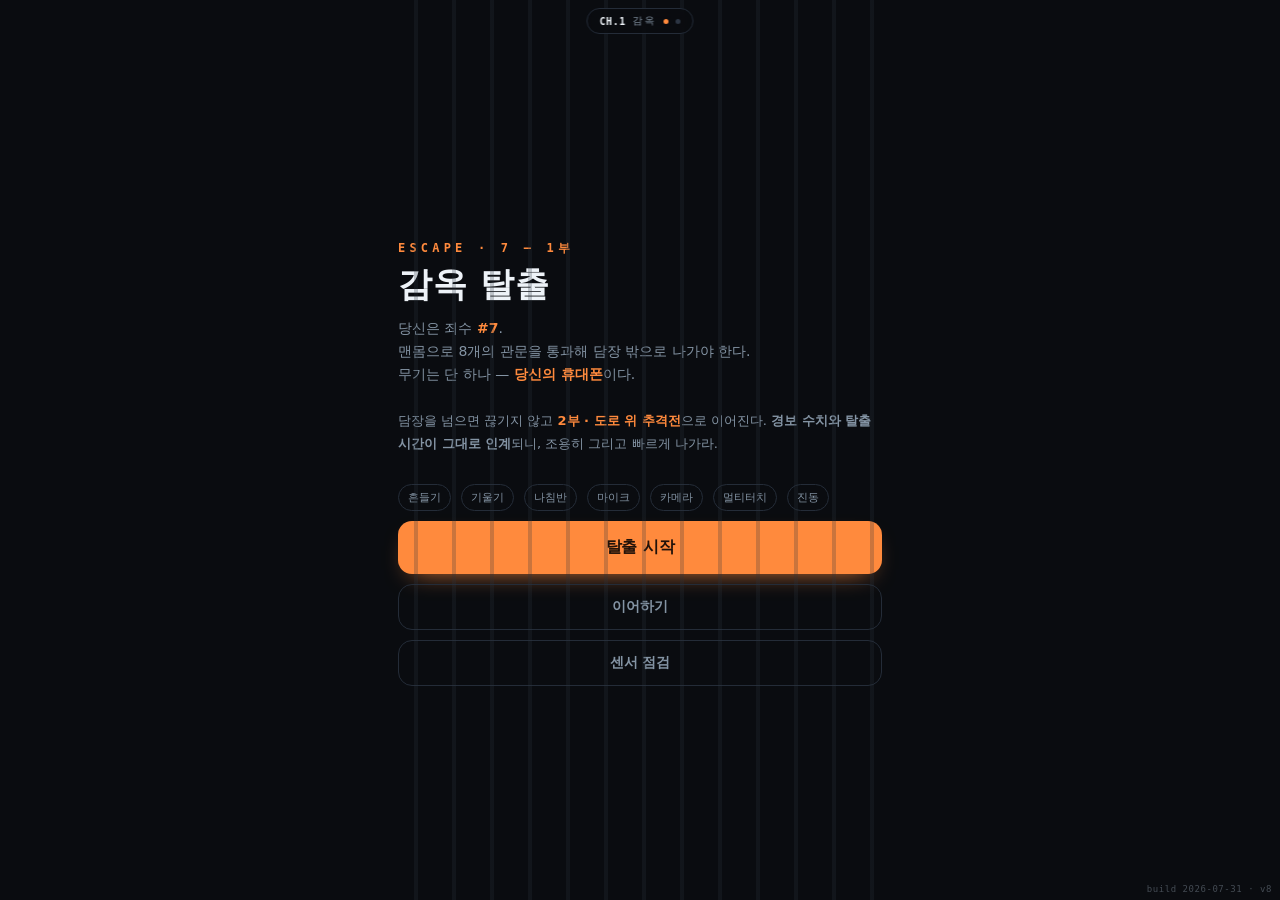
<file: prison.html>
<!DOCTYPE html>
<html lang="ko">
<head>
<meta charset="utf-8">
<meta name="viewport" content="width=device-width, initial-scale=1, maximum-scale=1, user-scalable=no, viewport-fit=cover">
<meta name="theme-color" content="#0b0d10">
<title>ESCAPE 7 · 1부 — 감옥 탈출</title>
<style>
  :root{
    --bg:#0b0d10; --bg2:#12161b; --line:#232b33;
    --fg:#e7ecf2; --dim:#8b98a6;
    --amber:#ffb340; --amber2:#ff8a1f;
    --red:#ff4d4d; --green:#4ade80; --blue:#5cc8ff;
    --mono:ui-monospace,SFMono-Regular,"SF Mono",Menlo,Consolas,monospace;
  }
  *{box-sizing:border-box;-webkit-tap-highlight-color:transparent}
  html,body{height:100%;margin:0}
  body{
    position:fixed; inset:0; overflow:hidden;
    background:
      radial-gradient(120% 80% at 50% -10%, #1b2129 0%, var(--bg) 55%),
      var(--bg);
    color:var(--fg);
    font-family:"Pretendard","Apple SD Gothic Neo","Malgun Gothic",system-ui,sans-serif;
    user-select:none; -webkit-user-select:none;
    touch-action:none; overscroll-behavior:none;
  }
  .app{
    display:flex; flex-direction:column; height:100%;
    max-width:520px; margin:0 auto; position:relative;
    padding:env(safe-area-inset-top) env(safe-area-inset-right) env(safe-area-inset-bottom) env(safe-area-inset-left);
  }

  /* ---------- HUD ---------- */
  .hud{padding:10px 14px 8px; border-bottom:1px solid var(--line); background:rgba(11,13,16,.7); backdrop-filter:blur(6px)}
  .hud[hidden]{display:none}
  .hud-row{display:flex; align-items:center; gap:8px; font-family:var(--mono); font-size:11px; letter-spacing:.08em; color:var(--dim)}
  .tag{background:var(--line); color:var(--fg); padding:2px 7px; border-radius:4px; font-size:10px}
  .hud-row .right{margin-left:auto; color:var(--amber)}
  #hud-sfx{appearance:none;background:none;border:0;color:var(--dim);font-size:14px;padding:0 0 0 6px;line-height:1}
  .rec{font-family:var(--mono);font-size:11px;color:var(--dim);border:1px solid var(--line);
       border-radius:10px;padding:8px 10px;margin-top:16px;line-height:1.7}
  .rec b{color:var(--amber)}
  .diag{display:flex;flex-direction:column;gap:6px;overflow:auto;min-height:0}
  .diag-row{display:flex;align-items:center;gap:8px;font-size:13px;
            border:1px solid var(--line);border-radius:10px;padding:9px 11px;background:#0f1318}
  .diag-row .nm{font-weight:700}
  .diag-row .vl{margin-left:auto;font-family:var(--mono);font-size:11px;color:var(--dim);text-align:right}
  .diag-row.ok{border-color:#1f5236}
  .diag-row.no{border-color:#3a3f47}
  .diag-row .st{width:16px;text-align:center}
  .alarm{height:5px; margin-top:8px; background:#1a2028; border-radius:99px; overflow:hidden}
  .alarm-fill{height:100%; width:0%; border-radius:99px; background:linear-gradient(90deg,var(--green),var(--amber),var(--red)); transition:width .3s}

  /* ---------- 화면 전환 ---------- */
  #stack{position:relative; flex:1; min-height:0}
  .screen{position:absolute; inset:0; display:none; flex-direction:column; padding:18px}
  .screen.show{display:flex; animation:fade .28s ease}
  @keyframes fade{from{opacity:0;transform:translateY(8px)}to{opacity:1;transform:none}}

  h1{font-size:34px; margin:0; letter-spacing:.02em; line-height:1.1}
  h1 small{display:block; font-family:var(--mono); font-size:12px; letter-spacing:.35em; color:var(--amber); margin-bottom:10px}
  p{line-height:1.65; color:var(--dim); font-size:14px}
  .center{justify-content:center}
  .btn{
    appearance:none; border:0; width:100%; padding:16px; margin-top:10px;
    background:linear-gradient(180deg,var(--amber),var(--amber2)); color:#1a1206;
    font-size:16px; font-weight:800; border-radius:14px; font-family:inherit;
    box-shadow:0 6px 22px -10px var(--amber2); cursor:pointer;
  }
  .btn.ghost{background:none; border:1px solid var(--line); color:var(--dim); box-shadow:none; font-weight:600; font-size:14px; padding:13px}
  .btn:active{transform:translateY(1px)}
  .kv{display:flex; gap:10px; flex-wrap:wrap; margin-top:14px}
  .kv span{font-family:var(--mono); font-size:11px; color:var(--dim); border:1px solid var(--line); padding:5px 9px; border-radius:99px}

  /* ---------- 플레이 화면 ---------- */
  #sc-play{padding:12px}
  .stg-head{display:flex; align-items:baseline; gap:8px; padding:0 4px 10px}
  .stg-name{font-size:17px; font-weight:800}
  .stg-feat{margin-left:auto; font-family:var(--mono); font-size:10px; color:var(--amber); border:1px solid #3a2a12; background:#1b1408; padding:3px 7px; border-radius:99px}
  .stg-body{
    position:relative; flex:1; min-height:0; border:1px solid var(--line); border-radius:16px;
    background:linear-gradient(180deg,#0f1318,#0b0e12); overflow:hidden; touch-action:none;
  }
  .stg-foot{padding-top:12px}
  .bar{height:8px; background:#1a2028; border-radius:99px; overflow:hidden}
  .bar-fill{height:100%; width:0%; background:linear-gradient(90deg,var(--amber2),var(--amber)); border-radius:99px; transition:width .08s linear}
  .status{margin-top:8px; font-size:13px; font-weight:700; min-height:19px}
  .hint{margin-top:2px; font-size:12px; color:var(--dim); min-height:17px; line-height:1.45}
  #stg-skip{appearance:none;width:100%;margin-top:10px;background:none;border:1px dashed #3a3f47;color:#6d7986;padding:10px;border-radius:10px;font-family:inherit;font-size:12px}

  .stg-canvas{display:block; width:100%; height:100%}
  .layer{position:absolute; inset:0}
  .tilt-pad{position:absolute; inset:0; touch-action:none}

  /* ---------- 스테이지 공용 파츠 ---------- */
  .big{position:absolute; inset:0; display:flex; flex-direction:column; align-items:center; justify-content:center; gap:16px; padding:20px; text-align:center}
  .glyph{font-size:74px; line-height:1; filter:drop-shadow(0 8px 20px rgba(0,0,0,.6))}
  .caption{font-size:13px; color:var(--dim); line-height:1.5}
  .pill{font-family:var(--mono); font-size:11px; color:var(--dim); border:1px solid var(--line); padding:4px 10px; border-radius:99px}

  .tapbtn{
    width:150px;height:150px;border-radius:50%;border:2px solid var(--amber);
    background:radial-gradient(circle at 50% 35%,#2a1e0a,#140f06); color:var(--amber);
    font-family:inherit;font-size:15px;font-weight:800; touch-action:none; white-space:pre-line; line-height:1.35;
  }
  .tapbtn:active{background:radial-gradient(circle at 50% 35%,#3a2a0d,#1b1408)}

  .rivets{position:absolute; inset:0}
  .rivet{
    position:absolute; width:74px; height:74px; margin:-37px 0 0 -37px; border-radius:50%;
    border:2px solid #3a434e; background:radial-gradient(circle at 40% 35%,#232b33,#12171d);
    display:flex; align-items:center; justify-content:center; color:#6d7986; font-size:11px; font-weight:700;
    touch-action:none; transition:transform .12s, border-color .12s, color .12s;
  }
  .rivet.on{border-color:var(--amber); color:var(--amber); background:radial-gradient(circle at 40% 35%,#3a2a0d,#1b1408); transform:scale(1.08)}

  .meter{position:absolute; left:12px; right:12px; bottom:12px}
  .meter .bar{height:12px}
  .meter .bar-fill{transition:none}
  .mark{position:absolute; top:-4px; width:2px; height:20px; background:var(--red); opacity:.9}

  #toast{
    position:absolute; left:50%; bottom:88px; transform:translate(-50%,20px);
    background:#1c232b; border:1px solid var(--line); color:var(--fg);
    padding:10px 14px; border-radius:12px; font-size:13px; font-weight:700;
    opacity:0; pointer-events:none; transition:.25s; max-width:88%; text-align:center;
  }
  #toast.show{opacity:1; transform:translate(-50%,0)}
  #toast.bad{border-color:#5a2020; color:#ffb3b3}

  #toast.good{border-color:#1f5236; color:#b6f5cf}

  .flash{position:absolute; inset:0; background:var(--red); opacity:0; pointer-events:none}
  .flash.hit{animation:hit .45s ease}
  @keyframes hit{0%{opacity:.35}100%{opacity:0}}

  .bars-deco{position:absolute;inset:0;opacity:.25;pointer-events:none;
    background:repeating-linear-gradient(90deg,transparent 0 34px,#2a333d 34px 38px)}
  .story{font-size:15px;line-height:1.8;color:#c6d0da}
  .story b{color:var(--amber)}
</style>
<link rel="stylesheet" href="shared.css">
<style>
  /* 공용 인터페이스 레이어에 맞춘 보정 — 2부와 같은 색·타이포·버튼을 쓴다 */
  :root{ --amber:var(--orange); }
  h1 small{color:var(--accent)}
  .story b, .rec b{color:var(--accent)}
  .tag{background:var(--panel)}
  .screen{padding-top:46px}            /* 상단 챕터 칩 자리 */
  #sc-play{padding-top:8px}
</style>
</head>
<body class="ch1">
<div class="app">

  <header class="hud" id="hud" hidden>
    <div class="hud-row">
      <span class="tag">죄수 #7</span>
      <span id="hud-stage">—</span>
      <span class="right" id="hud-alarm">경보 0%</span>
      <button id="hud-sfx" title="소리 켜기/끄기">🔊</button>
    </div>
    <div class="alarm"><div class="alarm-fill" id="alarm-fill"></div></div>
  </header>

  <main id="stack">

    <!-- 타이틀 -->
    <section class="screen show center" id="sc-title">
      <div class="bars-deco"></div>
      <h1><small>ESCAPE · 7 — 1부</small>감옥 탈출</h1>
      <p>당신은 죄수 <b style="color:var(--accent)">#7</b>.<br>
      맨몸으로 8개의 관문을 통과해 담장 밖으로 나가야 한다.<br>
      무기는 단 하나 — <b style="color:var(--accent)">당신의 휴대폰</b>이다.<br><br>
      <span style="font-size:13px">담장을 넘으면 끊기지 않고 <b style="color:var(--accent)">2부 · 도로 위 추격전</b>으로 이어진다.
      <b>경보 수치와 탈출 시간이 그대로 인계</b>되니, 조용히 그리고 빠르게 나가라.</span></p>
      <div class="kv">
        <span>흔들기</span><span>기울기</span><span>나침반</span><span>마이크</span>
        <span>카메라</span><span>멀티터치</span><span>진동</span>
      </div>
      <div class="rec" id="ti-rec" hidden>—</div>
      <button class="btn" id="btn-start">탈출 시작</button>
      <button class="btn ghost" id="btn-continue" hidden>이어하기</button>
      <button class="btn ghost" id="btn-diag">센서 점검</button>
    </section>

    <!-- 센서 점검 -->
    <section class="screen" id="sc-diag">
      <h1 style="font-size:22px;margin:0 0 4px">센서 점검</h1>
      <p style="margin:6px 0 12px">이 기기에서 실제로 쓸 수 있는 기능이다. ✕ 항목은 자동으로 터치 조작으로 대체된다.</p>
      <div class="diag" id="diag-list"></div>
      <button class="btn ghost" id="btn-diag-back" style="margin-top:auto">돌아가기</button>
    </section>

    <!-- 스테이지 브리핑 -->
    <section class="screen center" id="sc-brief">
      <div class="pill" id="br-no">STAGE 1 / 8</div>
      <h1 style="font-size:26px;margin:14px 0 6px" id="br-name">—</h1>
      <div class="pill" id="br-feat">—</div>
      <p class="story" id="br-story" style="margin-top:18px">—</p>
      <button class="btn" id="btn-go">진행</button>
    </section>

    <!-- 플레이 -->
    <section class="screen" id="sc-play">
      <div class="stg-head">
        <div class="stg-name" id="stg-name">—</div>
        <div class="stg-feat" id="stg-feat">—</div>
      </div>
      <div class="stg-body" id="stg-body"></div>
      <div class="stg-foot">
        <div class="bar"><div class="bar-fill" id="stg-bar"></div></div>
        <div class="status" id="stg-status">—</div>
        <div class="hint" id="stg-hint">—</div>
        <button id="stg-skip" hidden>몰래 지나간다 (경보 +15)</button>
      </div>
    </section>

    <!-- 통과 -->
    <section class="screen center" id="sc-clear">
      <div class="glyph">🔓</div>
      <h1 style="font-size:26px;margin:6px 0">돌파</h1>
      <p class="story" id="cl-story">—</p>
      <button class="btn" id="btn-next">다음 관문</button>
    </section>

    <!-- 체포 -->
    <section class="screen center" id="sc-caught">
      <div class="glyph">🚨</div>
      <h1 style="font-size:26px;margin:6px 0;color:var(--red)">체포됐다</h1>
      <p class="story" id="ca-story">경보가 100%에 도달했다. 간수들이 당신을 독방으로 끌고 간다.<br>…하지만 감시는 곧 느슨해진다.</p>
      <button class="btn" id="btn-again-stage">이 관문 다시 (경보 50%)</button>
      <button class="btn ghost" id="btn-retry">처음부터 다시</button>
    </section>

    <!-- 엔딩 -->
    <section class="screen center" id="sc-end">
      <div class="glyph">🌄</div>
      <h1 style="font-size:28px;margin:6px 0">탈출 성공</h1>
      <p class="story" id="end-story">—</p>
      <div class="rec" id="end-carry" hidden>—</div>
      <div class="diag" id="end-times"></div>
      <button class="btn" id="btn-drive">2부 — 차를 훔쳐 달아난다 →</button>
      <button class="btn ghost" id="btn-again">1부 다시 도전</button>
      <button class="btn ghost" id="btn-hub">타이틀로</button>
    </section>

  </main>

  <div id="toast"></div>
</div>

<script src="shared.js"></script>
<script>
"use strict";
/* =======================================================================
   유틸
======================================================================= */
const $ = (s, r=document) => r.querySelector(s);
const clamp = (v,a,b)=>Math.min(b,Math.max(a,v));
const lerp  = (a,b,t)=>a+(b-a)*t;
const rand  = (a,b)=>a+Math.random()*(b-a);
const now   = ()=>performance.now();
/* 일부 브라우저에서 예외를 던지므로 감싼다 */
const capture=(el,id)=>{ try{ el.setPointerCapture(id); }catch(e){} };

const fmtSec = s => Math.floor(s/60)+'분 '+Math.round(s%60).toString().padStart(2,'0')+'초';

function buzz(pattern){
  try{ if(navigator.vibrate) navigator.vibrate(pattern); }catch(e){}
}
let toastTimer=null;
function toast(msg, kind=''){
  const t=$('#toast');
  t.textContent=msg; t.className='show '+kind;
  clearTimeout(toastTimer);
  toastTimer=setTimeout(()=>{t.className=''}, 1900);
}

/* =======================================================================
   효과음 (WebAudio 합성 — 외부 파일 없음)
   · blocked=true 인 동안은 무음: 마이크 스테이지에서 스피커 소리가
     그대로 입력으로 되돌아오는 것을 막는다.
======================================================================= */
const Sfx = {
  ctx:null, enabled:true, blocked:false,

  init(){
    if(!this.ctx){
      const C=window.AudioContext||window.webkitAudioContext;
      if(C){ try{ this.ctx=new C(); }catch(e){} }
    }
    if(this.ctx && this.ctx.state==='suspended') this.ctx.resume().catch(()=>{});
  },
  get ok(){ return this.enabled && !this.blocked && this.ctx && this.ctx.state==='running'; },

  tone(f, dur, o={}){
    if(!this.ok) return;
    try{
      const c=this.ctx, t=c.currentTime+(o.delay||0);
      const osc=c.createOscillator(), gn=c.createGain();
      osc.type=o.type||'sine';
      osc.frequency.setValueAtTime(f,t);
      if(o.to) osc.frequency.exponentialRampToValueAtTime(Math.max(24,o.to), t+dur);
      gn.gain.setValueAtTime(0.0001,t);
      gn.gain.linearRampToValueAtTime(o.g||0.12, t+0.008);
      gn.gain.exponentialRampToValueAtTime(0.0001, t+dur);
      osc.connect(gn); gn.connect(c.destination);
      osc.start(t); osc.stop(t+dur+0.03);
    }catch(e){ this.enabled=false; }        // 오디오 문제로 게임이 멈추지 않게
  },
  noise(dur, o={}){
    if(!this.ok) return;
    try{
      const c=this.ctx, t=c.currentTime+(o.delay||0);
      const len=Math.max(1,Math.ceil(c.sampleRate*dur));
      const buf=c.createBuffer(1,len,c.sampleRate), d=buf.getChannelData(0);
      for(let i=0;i<len;i++) d[i]=(Math.random()*2-1)*Math.pow(1-i/len, o.decay||2);
      const src=c.createBufferSource(); src.buffer=buf;
      const bp=c.createBiquadFilter(); bp.type='bandpass';
      bp.frequency.value=o.f||1200; bp.Q.value=o.q||0.8;
      const gn=c.createGain(); gn.gain.value=o.g||0.1;
      src.connect(bp); bp.connect(gn); gn.connect(c.destination);
      src.start(t);
    }catch(e){ this.enabled=false; }
  },

  clang(){ this.tone(rand(170,250),0.16,{type:'square',g:0.055,to:120}); this.noise(0.14,{g:0.09,f:2600}); },
  tick(){  this.tone(1500,0.025,{type:'square',g:0.035}); },
  creak(){ this.tone(rand(300,420),0.22,{type:'sawtooth',g:0.03,to:200}); this.noise(0.2,{g:0.04,f:900,q:2}); },
  clunk(){ this.tone(95,0.26,{type:'square',g:0.11,to:52}); this.noise(0.1,{g:0.06,f:400}); },
  good(){  [523,659,784,1047].forEach((f,i)=>this.tone(f,0.28,{g:0.1,delay:i*0.075})); },
  bad(){   this.tone(150,0.38,{type:'sawtooth',g:0.1,to:62}); this.noise(0.3,{g:0.06,f:500}); },
  warn(){  this.tone(680,0.45,{type:'triangle',g:0.07,to:1080}); },
  siren(){ for(let i=0;i<3;i++){ this.tone(720,0.32,{type:'sawtooth',g:0.07,to:380,delay:i*0.34}); } },
  step(){  this.noise(0.07,{g:0.05,f:280,q:1.2,decay:3}); },
  pickup(){ this.tone(880,0.1,{type:'triangle',g:0.09}); this.tone(1320,0.16,{type:'triangle',g:0.07,delay:0.08}); },
};

function sfxLabel(){ $('#hud-sfx').textContent = Sfx.enabled ? '🔊' : '🔇'; }

/* =======================================================================
   기록 저장
======================================================================= */
const Save = {
  key:'escape7.v1',
  load(){ try{ return JSON.parse(localStorage.getItem(this.key)) || {}; }catch(e){ return {}; } },
  write(o){ try{ localStorage.setItem(this.key, JSON.stringify(o)); }catch(e){} },
  patch(o){ const d=this.load(); this.write(Object.assign(d,o)); return d; },
};

/* =======================================================================
   센서 매니저
======================================================================= */
const Sensors = {
  motion:{x:0,y:0,z:0,last:0,ok:false},
  orient:{alpha:null,beta:0,gamma:0,heading:null,last:0,ok:false},
  attached:false,

  async request(){
    try{
      if(typeof DeviceMotionEvent!=='undefined' && DeviceMotionEvent.requestPermission)
        await DeviceMotionEvent.requestPermission();
    }catch(e){}
    try{
      if(typeof DeviceOrientationEvent!=='undefined' && DeviceOrientationEvent.requestPermission)
        await DeviceOrientationEvent.requestPermission();
    }catch(e){}
    this.attach();
  },

  attach(){
    if(this.attached) return; this.attached=true;
    window.addEventListener('devicemotion', e=>{
      const a = e.accelerationIncludingGravity || e.acceleration;
      if(!a || (a.x==null && a.y==null && a.z==null)) return;
      const m=this.motion;
      m.x=a.x||0; m.y=a.y||0; m.z=a.z||0; m.ok=true; m.last=now();
    }, {passive:true});

    const onOrient = e=>{
      const o=this.orient;
      if(e.beta!=null || e.gamma!=null){
        o.beta=e.beta||0; o.gamma=e.gamma||0; o.alpha=e.alpha; o.ok=true; o.last=now();
      }
      if(typeof e.webkitCompassHeading === 'number' && !isNaN(e.webkitCompassHeading))
        o.heading = e.webkitCompassHeading;
      else if(e.alpha!=null)
        o.heading = (360 - e.alpha) % 360;
    };
    window.addEventListener('deviceorientationabsolute', onOrient, {passive:true});
    window.addEventListener('deviceorientation', onOrient, {passive:true});
  },

  hasMotion(){ return this.motion.ok && now()-this.motion.last < 900; },
  hasOrient(){ return this.orient.ok && now()-this.orient.last < 900; },
  hasHeading(){ return this.hasOrient() && this.orient.heading!=null; },
};

/* ---------- 기울기 입력 (센서 없으면 드래그 대체) ---------- */
function TiltInput(host){
  let cal=null;
  const drag={on:false,x:0,y:0,ox:0,oy:0};
  const pad=document.createElement('div'); pad.className='tilt-pad'; host.appendChild(pad);
  pad.addEventListener('pointerdown', e=>{
    capture(pad, e.pointerId);
    drag.on=true; drag.ox=e.clientX; drag.oy=e.clientY; drag.x=0; drag.y=0;
  });
  pad.addEventListener('pointermove', e=>{
    if(!drag.on) return;
    drag.x=clamp((e.clientX-drag.ox)/55,-1,1);
    drag.y=clamp((e.clientY-drag.oy)/55,-1,1);
  });
  const end=()=>{drag.on=false; drag.x=0; drag.y=0;};
  pad.addEventListener('pointerup',end); pad.addEventListener('pointercancel',end);

  return {
    calibrate(){ cal = Sensors.hasOrient() ? {b:Sensors.orient.beta, g:Sensors.orient.gamma} : null; },
    get(){
      if(Sensors.hasOrient()){
        if(!cal) cal={b:Sensors.orient.beta, g:Sensors.orient.gamma};
        const dg = Sensors.orient.gamma - cal.g, db = Sensors.orient.beta - cal.b;
        /* 중립이 현재 자세를 천천히 따라간다 — 잡은 각도가 달라져도 한쪽으로 쏠리지 않는다.
           거의 안 기울인 상태에서는 빠르게, 확실히 꺾고 있을 때는 거의 고정. */
        cal.g += dg * (Math.abs(dg) < 5 ? 0.012 : 0.0004);
        cal.b += db * (Math.abs(db) < 5 ? 0.012 : 0.0004);
        const shape = v => {                       // 작은 떨림 무시 + 중앙은 부드럽게
          const m = clamp((Math.abs(v) - 1.5) / 16.5, 0, 1);
          return Math.sign(v) * (0.45*m + 0.55*m*m);
        };
        return { x: shape(dg), y: shape(db), sensor:true };
      }
      return {x:drag.x, y:drag.y, sensor:false};
    },
    dispose(){ pad.remove(); }
  };
}

/* ---------- 흔들기 입력 (센서 없으면 연타 대체) ---------- */
function ShakeInput(host, label='두드리기'){
  let prev=null, level=0, taps=[], btn=null;

  function ensureBtn(){
    if(btn) return;
    btn=document.createElement('button');
    btn.className='tapbtn'; btn.textContent=label;
    btn.style.position='absolute'; btn.style.left='50%'; btn.style.top='50%';
    btn.style.transform='translate(-50%,-50%)';
    btn.addEventListener('pointerdown', e=>{ e.preventDefault(); taps.push(now()); buzz(12); });
    host.appendChild(btn);
  }
  function killBtn(){ if(btn){btn.remove(); btn=null;} }

  return {
    get usingSensor(){ return Sensors.hasMotion(); },
    poll(dt){
      if(Sensors.hasMotion()){
        killBtn();
        const m=Sensors.motion;
        level *= Math.pow(0.04, dt);
        if(prev){
          const d=Math.hypot(m.x-prev.x, m.y-prev.y, m.z-prev.z);
          level = Math.max(level, clamp(d/16, 0, 1));
        }
        prev={x:m.x,y:m.y,z:m.z};
      }else{
        ensureBtn();
        const t=now();
        taps=taps.filter(v=>t-v<800);
        level = clamp(taps.length/7, 0, 1);
      }
      return level;
    },
    dispose(){ killBtn(); }
  };
}

/* ---------- 마이크 ---------- */
async function openMic(){
  const stream = await navigator.mediaDevices.getUserMedia({
    audio:{echoCancellation:false, noiseSuppression:false, autoGainControl:false}
  });
  const Ctx = window.AudioContext||window.webkitAudioContext;
  const ctx = new Ctx();
  if(ctx.state==='suspended') await ctx.resume();
  const an = ctx.createAnalyser(); an.fftSize=1024; an.smoothingTimeConstant=.3;
  ctx.createMediaStreamSource(stream).connect(an);
  const buf = new Float32Array(an.fftSize);
  return {
    level(){
      an.getFloatTimeDomainData(buf);
      let s=0; for(let i=0;i<buf.length;i++) s+=buf[i]*buf[i];
      return Math.sqrt(s/buf.length);           // 0 ~ 1 (RMS)
    },
    stop(){ try{stream.getTracks().forEach(t=>t.stop()); ctx.close();}catch(e){} }
  };
}

/* ---------- 카메라(밝기 센서로 사용) ---------- */
async function openCam(){
  const stream = await navigator.mediaDevices.getUserMedia({
    video:{facingMode:{ideal:'environment'}, width:{ideal:320}, height:{ideal:240}}, audio:false
  });
  const v=document.createElement('video');
  v.srcObject=stream; v.playsInline=true; v.muted=true; v.setAttribute('playsinline','');
  await v.play();
  const c=document.createElement('canvas'); c.width=32; c.height=24;
  const g=c.getContext('2d', {willReadFrequently:true});
  return {
    video:v,
    brightness(){
      try{ g.drawImage(v,0,0,32,24); }catch(e){ return 1; }
      let d;
      try{ d=g.getImageData(0,0,32,24).data; }catch(e){ return 1; }
      let s=0;
      for(let i=0;i<d.length;i+=4) s += d[i]*0.299 + d[i+1]*0.587 + d[i+2]*0.114;
      return (s/(d.length/4))/255;              // 0(암) ~ 1(명)
    },
    stop(){ try{stream.getTracks().forEach(t=>t.stop()); v.pause(); v.srcObject=null;}catch(e){} }
  };
}

/* ---------- 캔버스 ---------- */
function makeCanvas(host){
  const c=document.createElement('canvas'); c.className='stg-canvas'; host.appendChild(c);
  const g=c.getContext('2d');
  let w=0,h=0;
  function fit(){
    const r=c.getBoundingClientRect();
    const dpr=Math.min(2, window.devicePixelRatio||1);
    w=Math.max(1,r.width); h=Math.max(1,r.height);
    c.width=Math.round(w*dpr); c.height=Math.round(h*dpr);
    g.setTransform(dpr,0,0,dpr,0,0);
  }
  fit();
  const ro = new ResizeObserver(fit); ro.observe(c);
  return { g, fit, get w(){return w}, get h(){return h},
           dispose(){ ro.disconnect(); c.remove(); } };
}

/* =======================================================================
   2부(도로 추격) 인계 — 1부 성적이 도주 조건이 된다
======================================================================= */
const Handoff = {
  key:'escape7.handoff',
  build(alarm, total, grade, times){
    const a = Math.round(alarm);
    const tier = a<20 ? 0 : a<50 ? 1 : a<80 ? 2 : 3;     // 경보가 낮을수록 유리하다
    const copDelay     = [9, 6, 3, 0][tier];
    const smoke        = [3, 2, 2, 1][tier];
    const boost        = [100, 100, 75, 55][tier];
    const startCapture = [0, 0, 0, 15][tier];
    const speed = Math.max(0, Math.round((480 - total) / 60) * 200);   // 8분 기준, 1분 빠를수록 +200
    const bonus = [2000, 1200, 600, 0][tier] + speed;
    return { from:'prison', mode:'sensor', alarm:a, time:Math.round(total), grade, tier,
             copDelay, smoke, boost, startCapture, bonus,
             times:(times||[]).map(t=>t?+t.toFixed(1):0), ts:Date.now() };
  },
  save(c){ try{ localStorage.setItem(this.key, JSON.stringify(c)); }catch(e){} }
};

/* =======================================================================
   게임 셸
======================================================================= */
const Game = {
  idx:0, alarm:0, stage:null, api:null, t0:0, wake:null,
  times:[],          // 관문별 소요 시간(초)
  runStart:0,        // 이번 시도 시작 시각

  screen(id){
    document.querySelectorAll('.screen').forEach(s=>s.classList.toggle('show', s.id===id));
  },
  setAlarm(v){
    this.alarm=clamp(v,0,100);
    $('#alarm-fill').style.width=this.alarm+'%';
    $('#hud-alarm').textContent='경보 '+Math.round(this.alarm)+'%';
    if(this.alarm>=100) this.caught();
  },
  addAlarm(v){ this.setAlarm(this.alarm+v); },

  async begin(startIdx=0){
    Sfx.init();
    await Sensors.request();
    try{ if('wakeLock' in navigator) this.wake=await navigator.wakeLock.request('screen'); }catch(e){}
    this.idx=clamp(startIdx,0,STAGES.length-1);
    this.setAlarm(0);
    this.times=[]; this.runStart=now();
    $('#hud').hidden=false;
    this.brief();
  },

  brief(){
    this.unmount();
    const s=STAGES[this.idx];
    $('#br-no').textContent='STAGE '+(this.idx+1)+' / '+STAGES.length;
    $('#br-name').textContent=s.name;
    $('#br-feat').textContent='사용: '+s.feat;
    $('#br-story').innerHTML=s.story;
    $('#hud-stage').textContent=s.name;
    this.screen('sc-brief');
  },

  play(){
    this.unmount();
    const s=STAGES[this.idx];
    $('#stg-name').textContent=(this.idx+1)+'. '+s.name;
    $('#stg-feat').textContent=s.feat;
    $('#stg-bar').style.width='0%';
    $('#stg-status').textContent='';
    $('#stg-hint').textContent='';
    $('#stg-skip').hidden=true;
    this.screen('sc-play');
    Sfx.init();
    Sfx.blocked = !!s.silent;          // 마이크 스테이지는 무음

    const host=$('#stg-body');
    host.innerHTML='';
    const flash=document.createElement('div'); flash.className='flash'; host.appendChild(flash);

    this.api={
      host,
      status(t){ $('#stg-status').textContent=t; },
      hint(t){ $('#stg-hint').textContent=t; },
      progress(p){ $('#stg-bar').style.width=(clamp(p,0,1)*100)+'%'; },
      buzz,
      hit(msg, alarm=10){
        flash.classList.remove('hit'); void flash.offsetWidth; flash.classList.add('hit');
        buzz([40,60,40]);
        Sfx.bad();
        if(msg) toast(msg,'bad');
        Game.addAlarm(alarm);
      },
      done(){ Game.cleared(); },
      note(t){ toast(t); },
      sfx:Sfx
    };

    this.t0=now();
    this.stage=s.mount(host, this.api);
  },

  unmount(){
    if(this.stage && this.stage.destroy){ try{this.stage.destroy();}catch(e){} }
    this.stage=null;
    $('#stg-body').innerHTML='';
  },

  cleared(){
    const s=STAGES[this.idx];
    const took=(now()-this.t0)/1000;
    this.times[this.idx]=took;
    this.unmount();
    Sfx.blocked=false; Sfx.good();
    buzz([20,50,20,50,120]);
    $('#cl-story').innerHTML=s.clear+
      '<br><br><span class="pill">소요 '+took.toFixed(1)+'초 · 경보 '+Math.round(this.alarm)+'%</span>';
    $('#btn-next').textContent = (this.idx+1>=STAGES.length) ? '담장을 넘는다' : '다음 관문';
    this.screen('sc-clear');

    const d=Save.load();
    if((d.reached||0) < this.idx+1) Save.patch({reached:this.idx+1});
  },

  next(){
    this.idx++;
    if(this.idx>=STAGES.length){ this.ending(); return; }
    this.brief();
  },

  ending(){
    this.unmount();
    Sfx.blocked=false;
    [0,1,2].forEach(i=>Sfx.tone([392,523,784][i],0.6,{g:0.1,delay:i*0.18}));
    const total=(now()-this.runStart)/1000;
    const grade = this.alarm<20 ? 'S · 유령처럼' : this.alarm<50 ? 'A · 능숙하게' : this.alarm<80 ? 'B · 간신히' : 'C · 개싸움으로';
    $('#end-story').innerHTML =
      '철조망 너머, 새벽 안개 속으로 들어섰다.<br>'+
      '숲을 300m 내려가자 국도변 갓길에 <b>시동이 걸린 채 서 있는 차</b> 한 대.<br>'+
      '등 뒤에서 사이렌이 울린다. 이번엔 발이 아니라 <b>바퀴</b>로 도망칠 차례다.<br><br>'+
      '총 시간 <b>'+fmtSec(total)+'</b> · 최종 경보 <b>'+Math.round(this.alarm)+'%</b><br>등급 <b>'+grade+'</b>';

    /* ---- 2부로 넘길 인계 기록 ---- */
    const carry = Handoff.build(this.alarm, total, grade, this.times);
    Handoff.save(carry);
    $('#end-carry').hidden = false;
    $('#end-carry').innerHTML =
      '<b>2부로 인계되는 것</b><br>'+
      '· 추격까지 여유 <b>'+carry.copDelay+'초</b> (경보가 낮을수록 늦게 붙는다)<br>'+
      '· 챙겨 나온 연막탄 <b>'+carry.smoke+'개</b> · 부스터 <b>'+carry.boost+'%</b><br>'+
      '· 탈옥 보너스 점수 <b>+'+carry.bonus.toLocaleString()+'</b>'+
      (carry.startCapture ? '<br>· <span style="color:var(--red)">경보가 높아 수배가 이미 퍼졌다 — 체포 게이지 '+carry.startCapture+'%로 시작</span>' : '');

    // 관문별 기록
    $('#end-times').innerHTML = STAGES.map((s,i)=>{
      const t=this.times[i];
      return '<div class="diag-row"><span class="st">'+(i+1)+'</span><span class="nm">'+s.name+
             '</span><span class="vl">'+(t?t.toFixed(1)+'초':'—')+'</span></div>';
    }).join('');

    // 최고 기록 저장 (경보 낮은 순 → 시간 빠른 순)
    const d=Save.load();
    const better = !d.best || this.alarm < d.best.alarm ||
                   (this.alarm === d.best.alarm && total < d.best.total);
    if(better){
      Save.patch({best:{alarm:Math.round(this.alarm), total:+total.toFixed(1), grade}, reached:STAGES.length});
      toast('새 기록!','good');
    }else{
      Save.patch({reached:STAGES.length});
    }
    $('#hud').hidden=true;
    this.screen('sc-end');
    paintTitleRecord();
  },

  caught(){
    this.unmount();
    Sfx.blocked=false; Sfx.siren();
    buzz([200,80,200,80,400]);
    $('#ca-story').innerHTML =
      '경보가 100%에 도달했다. 간수들이 당신을 독방으로 끌고 간다.<br>'+
      '…하지만 <b>'+STAGES[this.idx].name+'</b>까지의 길은 이미 알고 있다.';
    this.screen('sc-caught');
  },

  /* 붙잡힌 관문부터 재시도 */
  resume(){
    this.setAlarm(50);
    $('#hud').hidden=false;
    this.brief();
  }
};

/* 메인 루프 */
let last=0;
function frame(t){
  const dt = last ? Math.min(0.05,(t-last)/1000) : 0;
  last=t;
  if(Game.stage && Game.stage.update){
    try{ Game.stage.update(dt); }catch(e){ console.error(e); }
    // 45초 넘으면 우회(건너뛰기) 허용
    if(now()-Game.t0>45000 && $('#stg-skip').hidden) $('#stg-skip').hidden=false;
  }
  requestAnimationFrame(frame);
}
requestAnimationFrame(frame);

/* =======================================================================
   STAGE 1 — 감방 자물쇠 : 가속도(흔들기)
======================================================================= */
const S1 = {
  name:'감방 자물쇠', feat:'가속도 센서',
  story:'소등 20분 후. 녹슨 자물쇠는 오래됐고, 나사는 이미 헐거워졌다.<br><b>휴대폰을 쥔 손으로 창살을 흔들어</b> 자물쇠를 부숴라.',
  clear:'쇠가 비명을 지르며 부러졌다. 복도의 냉기가 얼굴에 닿는다.',
  mount(host, api){
    const shake=ShakeInput(host,'창살\n두드리기');
    const wrap=document.createElement('div'); wrap.className='big';
    wrap.innerHTML=`
      <div class="glyph" id="s1-lock">🔒</div>
      <div class="caption" id="s1-cap">—</div>
      <div class="meter"><div class="bar"><div class="bar-fill" id="s1-pow"></div></div></div>`;
    host.appendChild(wrap);
    const lock=$('#s1-lock',wrap), cap=$('#s1-cap',wrap), pow=$('#s1-pow',wrap);
    let energy=0, lastBuzz=0, cracked=0;

    api.status('자물쇠 내구도 100%');
    api.hint('휴대폰을 위아래로 세게 흔들어라. 손목만 쓰면 안 된다.');

    return {
      update(dt){
        const lv=shake.poll(dt);
        pow.style.width=(lv*100)+'%';
        energy = clamp(energy + lv*lv*dt*0.5 - dt*0.06, 0, 1);
        api.progress(energy);
        api.status('자물쇠 내구도 '+Math.round(100-energy*100)+'%');

        const sh = lv*7;
        lock.style.transform = `translate(${rand(-sh,sh)}px,${rand(-sh,sh)}px) rotate(${rand(-sh,sh)}deg)`;
        if(energy>0.35 && cracked<1){ cracked=1; lock.textContent='🔓'; toast('나사가 하나 빠졌다'); }
        if(lv>0.45 && now()-lastBuzz>140){ lastBuzz=now(); buzz(18); Sfx.clang(); }

        cap.textContent = lv>0.5 ? '쿵! 쿵!' : lv>0.2 ? '덜컹…' : shake.usingSensor ? '더 세게 흔들어라' : '더 빠르게 두드려라';

        if(energy>=1) api.done();
      },
      destroy(){ shake.dispose(); }
    };
  }
};

/* =======================================================================
   STAGE 2 — 복도 : 기울기(자이로)로 열쇠 굴리기
======================================================================= */
const S2 = {
  name:'순찰 복도', feat:'기울기 센서',
  story:'간수실 열쇠가 복도 끝 바닥에 떨어져 있다. 하지만 서치라이트가 복도를 쓸고 지나간다.<br><b>휴대폰을 기울여</b> 열쇠까지 굴러가고, 다시 문으로 돌아와라.',
  clear:'열쇠를 손에 넣고 철문을 열었다. 아무도 눈치채지 못했다.',
  mount(host, api){
    const cv=makeCanvas(host);
    const tilt=TiltInput(host); tilt.calibrate();

    const P={x:0.5,y:0.9,vx:0,vy:0,r:9};
    let phase=0;                      // 0:열쇠로 1:문으로
    let beams=[
      {axis:'y', p:0.25, dir:1, sp:0.15, w:0.085},
      {axis:'x', p:0.60, dir:-1, sp:0.12, w:0.075},
    ];
    const blocks=[
      {x:0.00,y:0.30,w:0.55,h:0.06},
      {x:0.45,y:0.55,w:0.55,h:0.06},
      {x:0.20,y:0.70,w:0.30,h:0.06},
      {x:0.70,y:0.14,w:0.30,h:0.06},
    ];
    const KEY={x:0.12,y:0.10}, DOOR={x:0.86,y:0.93};
    let cool=0;

    api.status('열쇠를 찾아라');
    api.hint(Sensors.hasOrient()
      ? '지금 자세가 수평 기준이다. 폰을 살짝 기울여 굴려라.'
      : '기울기 센서가 없다 → 화면을 드래그해서 굴려라.');

    function boxes(){ return blocks.map(b=>({x:b.x*cv.w,y:b.y*cv.h,w:b.w*cv.w,h:b.h*cv.h})); }

    return {
      update(dt){
        const t=tilt.get();
        // 물리
        P.vx += t.x*0.95*dt*cv.w*0.55;
        P.vy += t.y*0.95*dt*cv.h*0.55;
        const damp=Math.pow(0.22, dt);                  // 마찰
        P.vx*=damp; P.vy*=damp;
        let px=P.x*cv.w + P.vx*dt, py=P.y*cv.h + P.vy*dt;

        // 벽
        if(px<P.r){px=P.r;P.vx*=-0.4} if(px>cv.w-P.r){px=cv.w-P.r;P.vx*=-0.4}
        if(py<P.r){py=P.r;P.vy*=-0.4} if(py>cv.h-P.r){py=cv.h-P.r;P.vy*=-0.4}

        // 장애물
        for(const b of boxes()){
          if(px+P.r>b.x && px-P.r<b.x+b.w && py+P.r>b.y && py-P.r<b.y+b.h){
            const ox=Math.min(px+P.r-b.x, b.x+b.w-(px-P.r));
            const oy=Math.min(py+P.r-b.y, b.y+b.h-(py-P.r));
            if(ox<oy){ px += (px < b.x+b.w/2) ? -ox : ox; P.vx*=-0.35; }
            else     { py += (py < b.y+b.h/2) ? -oy : oy; P.vy*=-0.35; }
          }
        }
        P.x=px/cv.w; P.y=py/cv.h;

        // 서치라이트
        cool=Math.max(0,cool-dt);
        for(const b of beams){
          b.p += b.dir*b.sp*dt;
          if(b.p<0.05){b.p=0.05;b.dir=1} if(b.p>0.95){b.p=0.95;b.dir=-1}
          const v = b.axis==='y' ? P.y : P.x;
          if(Math.abs(v-b.p)<b.w/2 && cool<=0){
            cool=1.8;                                  // 1.8초간 무적 + 튕겨나감
            api.hit('빛에 걸렸다!', 5);
            if(b.axis==='y') P.vy = (P.y<b.p?-1:1)*cv.h*0.35;
            else             P.vx = (P.x<b.p?-1:1)*cv.w*0.35;
          }
        }

        // 목표
        const tgt = phase===0 ? KEY : DOOR;
        if(Math.hypot(P.x-tgt.x, P.y-tgt.y)<0.06){
          if(phase===0){ phase=1; buzz([30,40,30]); Sfx.pickup(); toast('열쇠 획득','good'); api.status('철문으로 돌아가라'); }
          else { api.done(); return; }
        }
        api.progress(phase===0 ? 0.45*(1-clamp(Math.hypot(P.x-KEY.x,P.y-KEY.y)/1.1,0,1)) + 0.05
                               : 0.5 + 0.5*(1-clamp(Math.hypot(P.x-DOOR.x,P.y-DOOR.y)/1.1,0,1)));

        // ---- 렌더
        const g=cv.g, W=cv.w, H=cv.h;
        g.clearRect(0,0,W,H);
        g.fillStyle='#0d1116'; g.fillRect(0,0,W,H);
        g.strokeStyle='#1b222a'; g.lineWidth=1;
        for(let i=0;i<W;i+=26){ g.beginPath(); g.moveTo(i,0); g.lineTo(i,H); g.stroke(); }
        for(let i=0;i<H;i+=26){ g.beginPath(); g.moveTo(0,i); g.lineTo(W,i); g.stroke(); }

        for(const b of beams){
          g.fillStyle='rgba(255,196,86,.13)';
          if(b.axis==='y') g.fillRect(0,(b.p-b.w/2)*H, W, b.w*H);
          else g.fillRect((b.p-b.w/2)*W, 0, b.w*W, H);
        }

        g.fillStyle='#20272f'; g.strokeStyle='#2e3741';
        for(const b of boxes()){ g.fillRect(b.x,b.y,b.w,b.h); g.strokeRect(b.x,b.y,b.w,b.h); }

        g.font='20px serif'; g.textAlign='center'; g.textBaseline='middle';
        if(phase===0) g.fillText('🔑', KEY.x*W, KEY.y*H);
        g.globalAlpha = phase===1?1:.35;
        g.fillText('🚪', DOOR.x*W, DOOR.y*H);
        g.globalAlpha=1;

        g.beginPath(); g.arc(P.x*W,P.y*H,P.r,0,7);
        g.fillStyle = cool>0 ? '#ff6b6b' : '#ffb340'; g.fill();
        g.strokeStyle='rgba(255,255,255,.35)'; g.stroke();

        if(!t.sensor){
          g.fillStyle='rgba(139,152,166,.6)'; g.font='11px monospace'; g.textAlign='left';
          g.fillText('drag mode', 8, 14);
        }
      },
      destroy(){ tilt.dispose(); cv.dispose(); }
    };
  }
};

/* =======================================================================
   STAGE 3 — 취침 점검 : 마이크
======================================================================= */
const S3 = {
  name:'철계단 강하', feat:'마이크 + 가속도', silent:true,   // 스피커 소리가 마이크로 되돌아가지 않게
  story:'복도 끝 철계단. 간수는 한 층 아래 층계참에 서 있고, 주기적으로 <b>위를 올려다본다</b>.<br>'+
        '<b>폰을 아주 살짝 기울여 한 칸씩</b> 내려가라. 크게 움직이면 발소리가 울린다.<br>'+
        '<b>간수가 올려다볼 때는 멈춰라.</b> 숨소리조차 내면 안 된다.',
  clear:'스무 칸을 소리 없이 내려왔다. 간수는 끝까지 위를 올려다보지 않았다.',
  mount(host, api){
    const cv = makeCanvas(host);
    const tilt = TiltInput(host); tilt.calibrate();

    const STEPS = 20;          // 내려가야 할 계단 수
    const SAFE  = 1.15;        // 이 속도(초당 칸)를 넘으면 발소리가 울린다
    let step = 0, v = 0, susp = 0, noise = 0, stepSfx = 0;
    let mic = null, dead = false, micOn = false;
    let base = 0.004, calT = 0, calN = 0, calibrating = true;
    let mode = 'calm', modeT = rand(2.6, 4.4), warned = false;

    openMic().then(m => {
      if(dead){ m.stop(); return; }
      mic = m; micOn = true;
      api.hint('폰을 아래로 아주 살짝 기울여 한 칸씩. 숨소리도 잡힌다.');
    }).catch(() => {
      if(dead) return;
      calibrating = false;
      api.hint('마이크를 쓸 수 없다 → 발소리(속도)만으로 판정한다. 화면을 아래로 끌어 내려가라.');
    });

    api.status('계단 0 / ' + STEPS);
    api.hint('마이크 권한을 허용하면 실제 소리로 플레이한다.');

    return {
      update(dt){
        /* ---- 주변 소음 보정 ---- */
        if(mic && calibrating){
          const l = mic.level();
          calT += dt; base = (base*calN + l)/(calN+1); calN++;
          if(calT > 1.2) calibrating = false;
          api.status('주변 소음 측정 중…  기준 ' + (base*1000).toFixed(1));
          return;
        }
        const quietTh = Math.max(0.014, base*3.4);

        /* ---- 내려가기: 기울인 만큼 천천히 ---- */
        const t = tilt.get();
        const push = clamp(t.y, 0, 1);                 // 아래로 기울인 정도(센서 없으면 아래로 드래그)
        v = lerp(v, push*3.2, 1 - Math.pow(0.03, dt));
        if(v < 0.02) v = 0;
        step = Math.min(STEPS, step + v*dt);

        /* ---- 소리: 너무 빨리 내려가면 발소리, 마이크가 있으면 실제 소음도 ---- */
        const foot = Math.max(0, v - SAFE) * 0.55;
        const mikeLv = mic ? mic.level() : 0;
        const breath = mic ? Math.max(0, mikeLv - quietTh) * 9 : 0;
        noise = clamp(foot + breath, 0, 1.5);

        /* ---- 간수: 조용히 있다가 주기적으로 위를 올려다본다 ---- */
        modeT -= dt;
        if(modeT <= 0){
          if(mode === 'calm'){ mode = 'turn'; modeT = 0.85; buzz([12,40,12]); warned = true; }
          else if(mode === 'turn'){ mode = 'look'; modeT = 1.4 + rand(0, 0.9); }
          else { mode = 'calm'; modeT = rand(2.4, 4.2); warned = false; }
        }

        /* ---- 의심도 ---- */
        if(mode === 'look'){
          const moving = v > 0.12;
          if(moving || noise > 0.12) susp = clamp(susp + (moving?70:45)*dt, 0, 100);
          else susp = clamp(susp - 26*dt, 0, 100);
        } else {
          if(noise > 0.05) susp = clamp(susp + noise*46*dt, 0, 100);
          else susp = clamp(susp - 14*dt, 0, 100);
        }

        if(susp >= 100){
          api.hit('간수가 계단 위를 비췄다!', 12);
          susp = 30; step = Math.max(0, step - 3); v = 0;
        }

        /* ---- 발소리 진동 ---- */
        stepSfx += v*dt;
        if(stepSfx > 1){ stepSfx = 0; if(v > SAFE) buzz(18); }

        api.progress(step/STEPS);
        api.status('계단 ' + Math.floor(step) + ' / ' + STEPS +
                   '   |   속도 ' + v.toFixed(2) + (v>SAFE?' (너무 빠르다)':'') +
                   '   |   의심 ' + Math.round(susp) + '%');
        if(step >= STEPS){ api.done(); return; }

        /* ================= 렌더 ================= */
        const g = cv.g, W = cv.w, H = cv.h;
        g.clearRect(0,0,W,H);
        const bg = g.createLinearGradient(0,0,0,H);
        bg.addColorStop(0,'#0f141a'); bg.addColorStop(1,'#080b0e');
        g.fillStyle = bg; g.fillRect(0,0,W,H);

        const top = 34, bottom = H - 58, span = bottom - top;
        // 계단
        for(let i=0;i<=STEPS;i++){
          const y = top + span*(i/STEPS);
          const done = i <= step;
          const w = W*0.52, x = (W-w)/2 + (i%2 ? 6 : -6);
          g.fillStyle = done ? 'rgba(255,179,64,.16)' : 'rgba(139,152,166,.10)';
          g.fillRect(x, y-3, w, 6);
          g.fillStyle = done ? 'rgba(255,179,64,.5)' : 'rgba(139,152,166,.28)';
          g.fillRect(x, y-3, w, 1.5);
        }

        // 간수 (아래 층계참)
        const looking = mode === 'look';
        if(looking){
          const cone = g.createLinearGradient(0, bottom+10, 0, top);
          cone.addColorStop(0,'rgba(255,196,86,.22)'); cone.addColorStop(1,'rgba(255,196,86,0)');
          g.fillStyle = cone;
          g.beginPath(); g.moveTo(W/2-26, bottom+16); g.lineTo(W/2+26, bottom+16);
          g.lineTo(W/2+W*0.42, top); g.lineTo(W/2-W*0.42, top); g.fill();
        }
        g.font = '30px serif'; g.textAlign='center'; g.textBaseline='middle';
        g.fillText(looking ? '👀' : '👮', W/2, bottom+26);

        // 플레이어
        const py = top + span*(step/STEPS);
        g.beginPath(); g.arc(W/2, py-12, 9, 0, 7);
        g.fillStyle = looking && v>0.12 ? '#ff6b6b' : (v>SAFE ? '#ffb340' : '#4ade80');
        g.fill(); g.strokeStyle='rgba(255,255,255,.35)'; g.stroke();

        // 속도 막대 (안전선 표시)
        const bx = 14, by = top, bh = span;
        g.fillStyle='#171d24'; g.fillRect(bx, by, 8, bh);
        const vh = bh*clamp(v/3.2,0,1);
        g.fillStyle = v>SAFE ? '#ff4d4d' : '#4ade80';
        g.fillRect(bx, by+bh-vh, 8, vh);
        const sy = by+bh-bh*(SAFE/3.2);
        g.fillStyle='#ffb340'; g.fillRect(bx-3, sy-1, 14, 2);
        g.font='9px monospace'; g.textAlign='left'; g.textBaseline='alphabetic';
        g.fillStyle='rgba(139,152,166,.75)'; g.fillText('안전', bx+14, sy+3);

        // 의심 막대
        g.fillStyle='#171d24'; g.fillRect(W-22, by, 8, bh);
        const sh = bh*(susp/100);
        g.fillStyle = susp>70 ? '#ff4d4d' : susp>35 ? '#ffb340' : '#8b98a6';
        g.fillRect(W-22, by+bh-sh, 8, sh);

        // 상태 문구
        g.textAlign='center'; g.font='12px system-ui'; g.fillStyle='#8b98a6';
        g.fillText(looking ? '간수가 올려다본다 — 멈춰라'
                   : mode==='turn' ? '고개를 드는 낌새…'
                   : (v>SAFE ? '발소리가 울린다 — 천천히' : '지금이다. 천천히 내려가라'),
                   W/2, 20);
        if(micOn){
          g.textAlign='right'; g.font='9px monospace'; g.fillStyle='rgba(139,152,166,.7)';
          g.fillText('소음 '+(mikeLv*1000).toFixed(0)+' / 한계 '+(quietTh*1000).toFixed(0), W-26, 20);
        }
        if(!t.sensor){
          g.textAlign='left'; g.font='9px monospace'; g.fillStyle='rgba(139,152,166,.6)';
          g.fillText('drag mode', 8, 14);
        }
      },
      destroy(){ dead = true; if(mic) mic.stop(); tilt.dispose(); cv.dispose(); }
    };
  }
};

/* =======================================================================
   STAGE 4 — 환기구 창살 : 멀티터치
======================================================================= */
const S4 = {
  name:'환기구 창살', feat:'멀티터치',
  story:'세탁실 천장에 환기구가 있다. 창살은 세 개의 리벳으로 고정돼 있고, 하나씩 풀면 즉시 다시 잠긴다.<br><b>세 손가락으로 동시에</b> 눌러 한 번에 뜯어내라.',
  clear:'창살이 통째로 떨어졌다. 좁고 먼지 낀 덕트가 아래로 이어진다.',
  mount(host, api){
    const multi = (navigator.maxTouchPoints||0) >= 3;
    const layer=document.createElement('div'); layer.className='rivets'; host.appendChild(layer);
    const cap=document.createElement('div');
    cap.className='caption';
    cap.style.cssText='position:absolute;left:0;right:0;top:12px;text-align:center';
    host.appendChild(cap);

    let round=0, hold=0, pads=[];
    const NEED=3, ROUNDS=3, HOLD=1.4;

    function layout(){
      layer.innerHTML=''; pads=[];
      const r=host.getBoundingClientRect();
      const pts=[];
      for(let i=0;i<NEED;i++){
        let p, tries=0;
        do{ p={x:rand(0.2,0.8), y:rand(0.25,0.82)}; tries++; }
        while(tries<40 && pts.some(q=>Math.hypot((q.x-p.x)*r.width,(q.y-p.y)*r.height)<95));
        pts.push(p);
      }
      pts.forEach((p,i)=>{
        const el=document.createElement('div');
        el.className='rivet'; el.textContent='리벳 '+(i+1);
        el.style.left=(p.x*100)+'%'; el.style.top=(p.y*100)+'%';
        const on=e=>{ e.preventDefault(); capture(el, e.pointerId);
          el._on=true; el.classList.add('on'); buzz(12); };
        const off=()=>{ if(multi){ el._on=false; el.classList.remove('on'); } };
        el.addEventListener('pointerdown',on);
        el.addEventListener('pointerup',off);
        el.addEventListener('pointercancel',off);
        el.addEventListener('pointerleave',off);
        layer.appendChild(el); pads.push(el);
      });
      hold=0;
    }
    layout();

    api.status('리벳 0 / 3 고정');
    api.hint(multi ? '세 손가락을 동시에 올려 '+HOLD+'초간 유지해라.'
                   : '멀티터치가 없다 → 리벳을 하나씩 눌러 고정(래치)한 뒤 유지된다.');

    return {
      update(dt){
        const n=pads.filter(p=>p._on).length;
        if(n>=NEED){
          hold+=dt;
          cap.textContent='끼익… 끼익…';
          if(hold>0.3 && Math.random()<0.35){ buzz(10); Sfx.creak(); }
        }else{
          if(hold>0) cap.textContent='손을 떼면 다시 잠긴다!';
          hold=Math.max(0, hold-dt*1.6);
        }
        api.status('리벳 '+n+' / 3 고정   |   비틀기 '+hold.toFixed(1)+'/'+HOLD+'초  ·  '+(round+1)+'단계/'+ROUNDS);
        api.progress((round + clamp(hold/HOLD,0,1))/ROUNDS);

        if(hold>=HOLD){
          round++;
          buzz([30,50,30]); Sfx.clunk();
          if(round>=ROUNDS){ api.done(); return; }
          toast('리벳 세트 '+round+' 제거','good');
          layout();
        }
      },
      destroy(){ layer.remove(); cap.remove(); }
    };
  }
};

/* =======================================================================
   STAGE 5 — 지하 배수로 : 나침반(방위)
======================================================================= */
const S5 = {
  name:'지하 배수로', feat:'나침반 / 방위 센서',
  story:'덕트는 지하 배수로로 이어졌다. 손전등도, 지도도 없다. 오직 방향 감각만 남았다.<br><b>몸을 돌려</b> 지시된 방위를 향한 뒤 그대로 3초간 걸어라. 세 번 반복.',
  clear:'물소리가 커진다. 배수로 출구의 쇠창살 틈으로 바깥 공기가 들어온다.',
  mount(host, api){
    const cv=makeCanvas(host);
    const useSensor=()=>Sensors.hasHeading();
    let virt=0, drag=false, ox=0, base=0;
    const pad=document.createElement('div'); pad.className='tilt-pad'; host.appendChild(pad);
    pad.addEventListener('pointerdown',e=>{capture(pad,e.pointerId);drag=true;ox=e.clientX;base=virt;});
    pad.addEventListener('pointermove',e=>{ if(drag) virt=(base+(e.clientX-ox)*0.9+3600)%360; });
    const up=()=>drag=false;
    pad.addEventListener('pointerup',up); pad.addEventListener('pointercancel',up);

    const NAMES=[[0,'북'],[45,'북동'],[90,'동'],[135,'남동'],[180,'남'],[225,'남서'],[270,'서'],[315,'북서']];
    let leg=0, target=NAMES[Math.floor(rand(0,8))], onT=0, lastBuzz=0;
    const LEGS=3, HOLD=3.0, TOL=15;

    api.hint(useSensor() ? '휴대폰 윗변이 가리키는 방향이 진행 방향이다.'
                          : '방위 센서가 없다 → 화면을 좌우로 드래그해 방향을 돌려라.');

    function pickTarget(){
      let t; do{ t=NAMES[Math.floor(rand(0,8))]; } while(t[0]===target[0]);
      target=t; onT=0;
    }

    return {
      update(dt){
        const head = useSensor() ? Sensors.orient.heading : virt;
        let diff = ((head - target[0] + 540) % 360) - 180;   // -180~180
        const ad=Math.abs(diff);

        if(ad<TOL){
          onT+=dt;
          if(now()-lastBuzz>420){ lastBuzz=now(); buzz(14); Sfx.step(); }
        }else{
          onT=Math.max(0,onT-dt*1.2);
        }
        api.status('목표 '+target[1]+' ('+target[0]+'°)   |   현재 '+Math.round(head)+'°   |   전진 '+onT.toFixed(1)+'/'+HOLD.toFixed(1)+'초');
        api.progress((leg + clamp(onT/HOLD,0,1))/LEGS);

        if(onT>=HOLD){
          leg++;
          buzz([30,60,30]);
          if(leg>=LEGS){ api.done(); return; }
          toast('갈림길 '+leg+' 통과 · 새 방향','good');
          pickTarget();
        }

        // ---- 렌더
        const g=cv.g, W=cv.w, H=cv.h, cx=W/2, cy=H/2;
        const R=Math.max(40, Math.min(W,H)*0.34);
        g.clearRect(0,0,W,H);
        g.fillStyle='#080a0d'; g.fillRect(0,0,W,H);
        // 어둠 속 물결
        g.strokeStyle='rgba(92,200,255,.10)';
        for(let i=0;i<6;i++){
          g.beginPath();
          for(let x=0;x<=W;x+=14) g.lineTo(x, cy+ (i-2.5)*22 + Math.sin(x*0.05+now()/700+i)*4);
          g.stroke();
        }
        // 나침반 링
        g.strokeStyle='#232b33'; g.lineWidth=2;
        g.beginPath(); g.arc(cx,cy,R,0,7); g.stroke();
        // 목표 방향 표시 (화면 기준: 목표가 위쪽에 오도록 -diff 회전)
        const a=(-diff)*Math.PI/180 - Math.PI/2;
        g.strokeStyle = ad<TOL ? '#4ade80' : '#ffb340'; g.lineWidth=3;
        g.beginPath(); g.arc(cx,cy,R, a-TOL*Math.PI/180, a+TOL*Math.PI/180); g.stroke();
        g.fillStyle=g.strokeStyle;
        g.beginPath();
        g.arc(cx+Math.cos(a)*R, cy+Math.sin(a)*R, 7, 0, 7); g.fill();

        // 진행 게이지(원형)
        g.strokeStyle='#5cc8ff'; g.lineWidth=5;
        g.beginPath(); g.arc(cx,cy,R-14, -Math.PI/2, -Math.PI/2 + (onT/HOLD)*Math.PI*2); g.stroke();

        // 중앙 화살표 (내가 보는 방향 = 항상 위)
        g.save(); g.translate(cx,cy);
        g.fillStyle= ad<TOL ? '#4ade80' : '#e7ecf2';
        g.beginPath(); g.moveTo(0,-22); g.lineTo(13,16); g.lineTo(0,9); g.lineTo(-13,16); g.closePath(); g.fill();
        g.restore();

        g.fillStyle='#8b98a6'; g.font='12px monospace'; g.textAlign='center';
        g.fillText(useSensor()?'COMPASS LIVE':'DRAG MODE', cx, H-14);
        g.fillStyle= ad<TOL ? '#4ade80':'#ffb340'; g.font='700 15px sans-serif';
        g.fillText(ad<TOL?'그대로 전진':(diff>0?'← 왼쪽으로 돌려라':'오른쪽으로 돌려라 →'), cx, 26);
      },
      destroy(){ pad.remove(); cv.dispose(); }
    };
  }
};

/* =======================================================================
   STAGE 6 — 무기고 금고 : 진동 다이얼
======================================================================= */
const S6 = {
  name:'무기고 다이얼', feat:'진동 + 회전 제스처',
  story:'배수로 출구는 무기고를 지나야 한다. 캐비닛 다이얼은 세 자리, 눈으로는 알 수 없다.<br><b>다이얼을 원형으로 돌려라.</b> 정답에 가까워지면 손끝에 <b>진동</b>이 온다.',
  clear:'철컥. 캐비닛이 열리고 절단기가 손에 들어왔다.',
  mount(host, api){
    const cv=makeCanvas(host);
    const pad=document.createElement('div'); pad.className='tilt-pad'; host.appendChild(pad);

    const btn=document.createElement('button');
    btn.className='btn'; btn.textContent='이 숫자로 고정';
    btn.style.cssText='position:absolute;left:12px;right:12px;bottom:12px;width:auto;margin:0;padding:13px';
    host.appendChild(btn);

    let val=0, acc=0, dragging=false, lastAng=0;
    let stepIdx=0, tries=5, lastBuzz=0, flashT=0;
    const targets=[Math.floor(rand(0,100)),Math.floor(rand(0,100)),Math.floor(rand(0,100))];

    const cdist=(a,b)=>{ const d=Math.abs(a-b)%100; return Math.min(d,100-d); };

    function angOf(e){
      const r=pad.getBoundingClientRect();
      return Math.atan2(e.clientY-(r.top+r.height/2), e.clientX-(r.left+r.width/2));
    }
    pad.addEventListener('pointerdown',e=>{ capture(pad,e.pointerId); dragging=true; lastAng=angOf(e); });
    pad.addEventListener('pointermove',e=>{
      if(!dragging) return;
      const a=angOf(e);
      let d=a-lastAng; while(d>Math.PI)d-=2*Math.PI; while(d<-Math.PI)d+=2*Math.PI;
      lastAng=a;
      acc += d/(2*Math.PI)*100;                 // 한 바퀴 = 100
      const nv = ((Math.round(acc)%100)+100)%100;
      if(nv!==val) Sfx.tick();                  // 눈금 소리
      val = nv;
    });
    const up=()=>dragging=false;
    pad.addEventListener('pointerup',up); pad.addEventListener('pointercancel',up);

    btn.addEventListener('click',()=>{
      const d=cdist(val,targets[stepIdx]);
      if(d===0){
        stepIdx++;
        buzz([40,60,40,60,140]); Sfx.clunk();
        if(stepIdx>=3){ api.done(); return; }
        toast((stepIdx)+'번째 숫자 맞았다','good');
      }else{
        tries--; flashT=0.4;
        api.hit('덜컹! 틀렸다 (남은 시도 '+tries+')', 6);
        if(tries<=0){ tries=5; stepIdx=0; targets.forEach((_,i)=>targets[i]=Math.floor(rand(0,100))); toast('다이얼이 초기화됐다','bad'); }
      }
    });

    api.hint('원을 손가락으로 문질러 돌려라. 진동이 잦아지면 정답이 가깝다.');

    return {
      update(dt){
        flashT=Math.max(0,flashT-dt);
        const d=cdist(val,targets[stepIdx]);
        const heat=1-clamp(d/25,0,1);

        // 진동 피드백: 가까울수록 촘촘
        if(heat>0 && dragging){
          const iv = lerp(500, 45, heat);
          if(now()-lastBuzz>iv){ lastBuzz=now(); buzz(d===0?30:10+Math.round(heat*14)); }
        }
        api.status('자리 '+(stepIdx+1)+'/3   |   다이얼 '+String(val).padStart(2,'0')+'   |   남은 시도 '+tries);
        api.progress((stepIdx + heat*0.9)/3);

        // ---- 렌더
        const g=cv.g, W=cv.w, H=cv.h, cx=W/2, cy=H/2-14, R=Math.min(W,H)*0.3;
        g.clearRect(0,0,W,H);
        g.fillStyle='#0d1116'; g.fillRect(0,0,W,H);
        if(flashT>0){ g.fillStyle='rgba(255,77,77,'+(flashT*0.4)+')'; g.fillRect(0,0,W,H); }

        // 열 감지 링
        g.lineWidth=10; g.strokeStyle='#171d24';
        g.beginPath(); g.arc(cx,cy,R+16,0,7); g.stroke();
        g.strokeStyle=`rgba(${Math.round(lerp(60,255,heat))},${Math.round(lerp(90,140,heat))},${Math.round(lerp(120,60,heat))},.95)`;
        g.beginPath(); g.arc(cx,cy,R+16,-Math.PI/2,-Math.PI/2+heat*Math.PI*2); g.stroke();

        // 다이얼
        g.save(); g.translate(cx,cy); g.rotate(-val/100*Math.PI*2);
        g.fillStyle='#1a2129'; g.beginPath(); g.arc(0,0,R,0,7); g.fill();
        g.strokeStyle='#2e3741'; g.lineWidth=2; g.stroke();
        for(let i=0;i<100;i++){
          const a=i/100*Math.PI*2 - Math.PI/2;
          const big=i%10===0;
          g.strokeStyle=big?'#8b98a6':'#39434e'; g.lineWidth=big?2:1;
          g.beginPath();
          g.moveTo(Math.cos(a)*(R-(big?16:9)), Math.sin(a)*(R-(big?16:9)));
          g.lineTo(Math.cos(a)*R, Math.sin(a)*R); g.stroke();
          if(big){
            g.save(); g.translate(Math.cos(a)*(R-30), Math.sin(a)*(R-30)); g.rotate(val/100*Math.PI*2);
            g.fillStyle='#6d7986'; g.font='11px monospace'; g.textAlign='center'; g.textBaseline='middle';
            g.fillText(i,0,0); g.restore();
          }
        }
        g.restore();

        // 지시침
        g.fillStyle='#ffb340';
        g.beginPath(); g.moveTo(cx,cy-R-4); g.lineTo(cx-7,cy-R-20); g.lineTo(cx+7,cy-R-20); g.closePath(); g.fill();

        g.fillStyle='#e7ecf2'; g.font='700 34px monospace'; g.textAlign='center'; g.textBaseline='middle';
        g.fillText(String(val).padStart(2,'0'), cx, cy);
        g.fillStyle='#8b98a6'; g.font='11px monospace';
        g.fillText(heat>0.92?'거의 다 왔다':heat>0.6?'따뜻하다':heat>0.25?'미약한 진동':'아무 느낌 없다', cx, cy+26);
      },
      destroy(){ pad.remove(); btn.remove(); cv.dispose(); }
    };
  }
};

/* =======================================================================
   STAGE 7 — 감시탑 서치라이트 : 카메라(밝기)
======================================================================= */
const S7 = {
  name:'감시탑 아래', feat:'카메라 밝기 센서',
  story:'운동장을 가로질러야 한다. 감시탑 라이트가 3번 쓸고 지나간다.<br>빛이 올 때마다 <b>카메라 렌즈를 손으로 완전히 덮어</b> 어둠 속으로 숨어라.',
  clear:'라이트가 세 번 지나갔고, 당신은 세 번 사라졌다. 담장이 바로 앞이다.',
  mount(host, api){
    const wrap=document.createElement('div'); wrap.className='big';
    wrap.innerHTML=`
      <div class="glyph" id="s7-g">🔭</div>
      <div class="caption" id="s7-cap">카메라 준비 중…</div>
      <div class="pill" id="s7-pill">—</div>
      <div class="meter"><div class="bar"><div class="bar-fill" id="s7-lv" style="background:linear-gradient(90deg,#12161b,#ffe9b0)"></div></div></div>`;
    host.appendChild(wrap);
    const G=$('#s7-g',wrap), cap=$('#s7-cap',wrap), pill=$('#s7-pill',wrap), lv=$('#s7-lv',wrap);
    const glow=document.createElement('div');
    glow.style.cssText='position:absolute;inset:0;background:radial-gradient(circle at 50% 0%,rgba(255,214,140,.9),transparent 65%);opacity:0;transition:opacity .25s';
    host.appendChild(glow);

    let cam=null, dead=false;
    let amb=0.5, ambN=0, calT=0, calibrating=true;
    let sweep=0, timer=0, state='wait';   // wait → warn → beam
    let held=0, fbTouch=0;
    const SWEEPS=3, WARN=1.6, BEAM=2.6, GAP=1.8;

    host.addEventListener('pointerdown',()=>fbTouch++);
    const relCount=()=>{ fbTouch=Math.max(0,fbTouch-1); };
    host.addEventListener('pointerup',relCount);
    host.addEventListener('pointercancel',relCount);

    openCam().then(c=>{ if(dead){c.stop();return;} cam=c; })
             .catch(()=>{ if(!dead){ calibrating=false; cap.textContent='카메라를 쓸 수 없다 → 화면을 손으로 덮어 숨어라'; api.hint('빛이 올 때 화면에 손가락 2개 이상을 대고 유지해라.'); } });

    api.status('감시탑 라이트 대기');
    api.hint('카메라 권한을 허용하면 렌즈를 덮어 플레이한다.');

    function dark(){
      if(cam){ return cam.brightness() < Math.max(0.05, amb*0.45); }
      return fbTouch>=2;
    }

    return {
      update(dt){
        if(cam && calibrating){
          calT+=dt;
          const b=cam.brightness();
          amb=(amb*ambN+b)/(ambN+1); ambN++;
          lv.style.width=clamp(b*100,0,100)+'%';
          cap.textContent='주변 밝기 측정 중… 렌즈를 가리지 마라';
          pill.textContent='밝기 '+(b*100).toFixed(0)+'%';
          if(calT>1.5){ calibrating=false; api.hint('빛이 올 때 렌즈를 손바닥으로 완전히 덮어라.'); }
          return;
        }

        const b = cam ? cam.brightness() : (fbTouch>=2?0.02:0.6);
        lv.style.width=clamp(b*100,0,100)+'%';
        pill.textContent = cam ? ('밝기 '+(b*100).toFixed(0)+'% / 한계 '+(Math.max(0.05,amb*0.45)*100).toFixed(0)+'%')
                               : ('손가락 '+fbTouch+'개');

        timer+=dt;
        if(state==='wait'){
          glow.style.opacity=0; G.textContent='🔭';
          cap.textContent='라이트가 돌아온다…';
          if(timer>GAP){ state='warn'; timer=0; buzz([20,80,20]); Sfx.warn(); }
        }else if(state==='warn'){
          glow.style.opacity=0.25+0.2*Math.sin(now()/90);
          G.textContent='⚠️'; cap.textContent='빛이 온다! 지금 렌즈를 덮어라!';
          if(timer>WARN){ state='beam'; timer=0; held=0; }
        }else{
          glow.style.opacity=0.85;
          const ok=dark();
          if(ok){ held+=dt; G.textContent='🫥'; cap.textContent='완전한 어둠. 들키지 않았다.'; }
          else   { G.textContent='😱'; cap.textContent='너무 밝다! 더 꽉 덮어라!'; }
          if(timer>BEAM){
            if(held > BEAM*0.75){
              sweep++;
              buzz([30,50,30]);
              if(sweep>=SWEEPS){ api.done(); return; }
              toast('라이트 '+sweep+'회 회피','good');
            }else{
              api.hit('빛에 노출됐다!', 9);
            }
            state='wait'; timer=0;
          }
        }
        api.status('회피 '+sweep+' / '+SWEEPS+(state==='beam'?('   |   은폐 '+held.toFixed(1)+'초'):''));
        api.progress((sweep + (state==='beam'?clamp(held/(BEAM*0.75),0,1):0))/SWEEPS);
      },
      destroy(){ dead=true; if(cam) cam.stop(); glow.remove(); }
    };
  }
};

/* =======================================================================
   STAGE 8 — 최종 질주 : 흔들기(가속도) + 좌우 탭 회피
   흔드는 동안에는 기울기 값이 흔들려 쓸 수 없다 → 회피는 화면 탭으로 받는다.
======================================================================= */
const S8 = {
  name:'담장까지 질주', feat:'가속도(흔들기) + 좌우 탭',
  story:'절단기로 철조망을 끊었다. 남은 건 100m의 맨땅.<br>'+
        '<b>휴대폰을 크게 흔들어 달려라.</b> 장애물은 <b>화면 왼쪽·오른쪽을 탭</b>해 피한다.<br>40초 안에 담장을 넘어라.',
  clear:'담장 위 철조망을 넘었다. 발밑은 이제 감옥 바깥의 흙이다.',
  mount(host, api){
    const cv=makeCanvas(host);
    const shake=ShakeInput(host,'달리기\n(연타)');

    const LANES3=[0.2, 0.5, 0.8];       // 세 갈래 길
    let laneIdx=1, lane=LANES3[1];
    let dist=0, speed=0, timeLeft=40, hits=0, cool=0, stepAcc=0;
    const GOAL=100;
    const obs=[];   // {d, x, r, kind}
    let spawn=0;

    /* 좌우 탭 — 흔들면서도 누를 수 있게 화면 절반씩 크게 잡는다 */
    const pad=document.createElement('div');
    pad.style.cssText='position:absolute;inset:0;display:flex;z-index:3;pointer-events:none';
    const mk=(dir,label)=>{
      const b=document.createElement('button');
      b.textContent=label;
      b.style.cssText='flex:1;appearance:none;border:0;background:transparent;color:rgba(139,152,166,.30);'+
                      'font-size:34px;font-family:inherit;touch-action:none;pointer-events:auto';
      b.addEventListener('pointerdown', e=>{
        e.preventDefault();
        laneIdx=clamp(laneIdx+dir,0,2); buzz(10);
        b.style.background='rgba(255,179,64,.10)';
        setTimeout(()=>{ b.style.background='transparent'; },110);
      });
      return b;
    };
    const gapEl=document.createElement('div');            // 가운데는 비워 둔다(연타 버튼 자리)
    gapEl.style.cssText='flex:0 0 26%;pointer-events:none';
    pad.appendChild(mk(-1,'◀')); pad.appendChild(gapEl); pad.appendChild(mk(1,'▶'));
    host.appendChild(pad);

    api.hint(Sensors.hasMotion() ? '팔을 크게 흔들어 달린다. 화면 좌우를 탭해 피한다.'
                                  : '센서가 없다 → 가운데 버튼 연타로 달리고, 좌우를 탭해 피한다.');

    return {
      update(dt){
        timeLeft-=dt;
        const power=shake.poll(dt);

        const target = power*11;                        // m/s 상한
        speed = lerp(speed, target, 1-Math.pow(0.15,dt));
        dist += speed*dt;
        lane = lerp(lane, LANES3[laneIdx], 1-Math.pow(0.0009,dt));   // 탭하면 옆 갈래로 미끄러진다
        cool=Math.max(0,cool-dt);

        // 발소리 (속도에 비례)
        stepAcc += speed*dt;
        if(stepAcc > 1.5){ stepAcc=0; Sfx.step(); }

        // 장애물 생성 (거리 기준)
        spawn -= speed*dt;
        if(spawn<=0){
          spawn = rand(7,13);
          const kind = Math.random()<0.45?'guard':'light';
          // 장애물은 세 갈래 중 하나를 막는다 — 탭 한 번이면 반드시 피할 수 있다
          const li = (Math.random()*3)|0;
          obs.push({d:dist+55, x:LANES3[li], r:kind==='guard'?0.10:0.13, kind});
        }
        for(let i=obs.length-1;i>=0;i--){
          const o=obs[i];
          const rel=o.d-dist;
          if(rel<-6){ obs.splice(i,1); continue; }
          if(Math.abs(rel)<1.6 && Math.abs(o.x-lane)<o.r && cool<=0){
            cool=1.1; hits++;
            speed*=0.25;
            api.hit(o.kind==='guard'?'간수와 부딪혔다!':'서치라이트에 걸렸다!', 7);
          }
        }

        api.status('남은 거리 '+Math.max(0,GOAL-dist).toFixed(0)+'m   |   속도 '+speed.toFixed(0)+'m/s   |   '+timeLeft.toFixed(1)+'초');
        api.progress(dist/GOAL);

        if(dist>=GOAL){ api.done(); return; }
        if(timeLeft<=0){
          api.hit('시간 초과! 다시 달려라', 14);
          timeLeft=25; dist=Math.max(0,dist-25); obs.length=0;
        }

        // ---- 렌더
        const g=cv.g, W=cv.w, H=cv.h;
        g.clearRect(0,0,W,H);
        const grd=g.createLinearGradient(0,0,0,H);
        grd.addColorStop(0,'#141a21'); grd.addColorStop(1,'#0a0d11');
        g.fillStyle=grd; g.fillRect(0,0,W,H);

        // 스크롤 지면
        g.strokeStyle='rgba(139,152,166,.13)'; g.lineWidth=2;
        for(let i=0;i<14;i++){
          const y=((i*40 + dist*14)%(H+40))-20;
          g.beginPath(); g.moveTo(0,y); g.lineTo(W,y); g.stroke();
        }
        // 담장 (남은 거리 표시)
        const wallY = H - (GOAL-dist)/GOAL*H*1.9;
        if(wallY>-40){
          g.fillStyle='#2a333d'; g.fillRect(0, wallY-16, W, 16);
          g.fillStyle='#8b98a6'; g.font='11px monospace'; g.textAlign='center';
          g.fillText('담 장', W/2, wallY-22);
        }

        // 장애물
        for(const o of obs){
          const rel=o.d-dist;
          const y = H - 60 - rel*(H*0.055);
          if(y<-60||y>H+60) continue;
          if(o.kind==='light'){
            g.fillStyle='rgba(255,196,86,.16)';
            g.beginPath(); g.ellipse(o.x*W, y, o.r*W, 26, 0,0,7); g.fill();
            g.strokeStyle='rgba(255,196,86,.5)'; g.lineWidth=2; g.stroke();
          }else{
            g.font='24px serif'; g.textAlign='center'; g.textBaseline='middle';
            g.fillText('👮', o.x*W, y);
          }
        }

        // 플레이어
        const px=lane*W, py=H-60;
        g.save(); g.translate(px,py);
        const bob=Math.sin(now()/(120-Math.min(90,speed*3)))*power*4;
        g.translate(0,bob);
        g.font='28px serif'; g.textAlign='center'; g.textBaseline='middle';
        g.globalAlpha = cool>0 ? (0.35+0.65*Math.abs(Math.sin(now()/60))) : 1;
        g.fillText('🏃', 0, 0);
        g.restore(); g.globalAlpha=1;

        // 속도 게이지
        g.fillStyle='#171d24'; g.fillRect(10,10,10,H-20);
        g.fillStyle='#ffb340';
        const hh=(H-20)*clamp(speed/11,0,1);
        g.fillRect(10,10+(H-20-hh),10,hh);
        g.fillStyle= hits>0?'#ff8080':'#6d7986'; g.font='11px monospace'; g.textAlign='left';
        g.fillText('충돌 '+hits, 26, 20);

        // 세 갈래 길과 현재 위치 표시 — 탭으로 어디로 옮겨지는지 보이게
        g.textAlign='center'; g.textBaseline='middle';
        for(let i=0;i<3;i++){
          const on = i===laneIdx;
          g.fillStyle = on ? 'rgba(255,179,64,.85)' : 'rgba(139,152,166,.28)';
          g.beginPath(); g.arc(LANES3[i]*W, H-22, on?5:3.5, 0, 7); g.fill();
        }
      },
      destroy(){ shake.dispose(); pad.remove(); cv.dispose(); }
    };
  }
};

const STAGES=[S1,S2,S3,S4,S5,S6,S7,S8];

/* =======================================================================
   타이틀 기록 / 센서 점검
======================================================================= */
function paintTitleRecord(){
  const d=Save.load(), el=$('#ti-rec'), cont=$('#btn-continue');
  const lines=[];
  if(d.best) lines.push('최고 기록 <b>'+d.best.grade+'</b> · 경보 '+d.best.alarm+'% · '+fmtSec(d.best.total));
  if(d.reached >= STAGES.length) lines.push('전 관문 <b>완주</b> 기록 보유');
  else if(d.reached) lines.push('최고 도달 <b>STAGE '+(d.reached+1)+'</b> — '+STAGES[d.reached].name);
  el.hidden = lines.length===0;
  el.innerHTML = lines.join('<br>');
  cont.hidden = !(d.reached>0 && d.reached<STAGES.length);
  if(!cont.hidden) cont.textContent='이어하기 (STAGE '+(d.reached+1)+')';
}

const DIAGS=[
  {n:'가속도 (흔들기)', s:()=>Sensors.hasMotion(),
   v:()=>{const m=Sensors.motion; return Sensors.hasMotion()? m.x.toFixed(1)+', '+m.y.toFixed(1)+', '+m.z.toFixed(1) : '이벤트 없음';},
   fb:'연타 버튼'},
  {n:'기울기 (자이로)', s:()=>Sensors.hasOrient(),
   v:()=>Sensors.hasOrient()? 'β '+Sensors.orient.beta.toFixed(0)+'° γ '+Sensors.orient.gamma.toFixed(0)+'°' : '이벤트 없음',
   fb:'화면 드래그'},
  {n:'나침반 (방위)', s:()=>Sensors.hasHeading(),
   v:()=>Sensors.hasHeading()? Math.round(Sensors.orient.heading)+'°' : '방위 정보 없음',
   fb:'좌우 드래그'},
  {n:'진동', s:()=>!!navigator.vibrate, v:()=>navigator.vibrate?'지원':'미지원', fb:'화면 열 게이지'},
  {n:'멀티터치', s:()=>(navigator.maxTouchPoints||0)>=3,
   v:()=>'최대 '+(navigator.maxTouchPoints||0)+'점', fb:'클릭 래치'},
  {n:'마이크 / 카메라', s:()=>!!(navigator.mediaDevices&&navigator.mediaDevices.getUserMedia&&window.isSecureContext),
   v:()=>!(navigator.mediaDevices&&navigator.mediaDevices.getUserMedia) ? '미지원'
         : (window.isSecureContext ? '사용 가능 (권한 필요)' : 'https 아님 → 차단'),
   fb:'터치 홀드'},
];
let diagTimer=null;
function paintDiag(){
  $('#diag-list').innerHTML = DIAGS.map(d=>{
    const ok=d.s();
    return '<div class="diag-row '+(ok?'ok':'no')+'"><span class="st">'+(ok?'✓':'✕')+'</span>'+
           '<span class="nm">'+d.n+'</span><span class="vl">'+d.v()+
           (ok?'':'<br>대체: '+d.fb)+'</span></div>';
  }).join('');
}
async function openDiag(){
  Sfx.init();
  await Sensors.request();                    // iOS: 사용자 제스처 안에서 권한 요청
  Game.screen('sc-diag');
  paintDiag();
  clearInterval(diagTimer);
  diagTimer=setInterval(()=>{
    if($('#sc-diag').classList.contains('show')) paintDiag();
    else { clearInterval(diagTimer); diagTimer=null; }
  }, 300);
}

/* =======================================================================
   버튼 배선
======================================================================= */
$('#btn-start').addEventListener('click', ()=>Game.begin(0));
$('#btn-continue').addEventListener('click', ()=>Game.begin(Save.load().reached||0));
$('#btn-diag').addEventListener('click', ()=>openDiag());
$('#btn-diag-back').addEventListener('click', ()=>{ Game.screen('sc-title'); paintTitleRecord(); });
$('#btn-go').addEventListener('click', ()=>Game.play());
$('#btn-next').addEventListener('click', ()=>Game.next());
$('#btn-again-stage').addEventListener('click', ()=>Game.resume());
$('#btn-retry').addEventListener('click', ()=>Game.begin(0));
$('#btn-again').addEventListener('click', ()=>{ Game.screen('sc-title'); paintTitleRecord(); });

/* 2부로 — 암전으로 덮은 뒤 넘어간다(같은 게임의 장면 전환처럼) */
$('#btn-drive').addEventListener('click', ()=>{
  try{ if(Game.wake) Game.wake.release(); }catch(e){}
  X.go('chase.html?from=prison', {jump:true});
});
$('#btn-hub').addEventListener('click', ()=>X.go('index.html'));

/* 챕터 표시 — 플레이 중에는 화면을 가리지 않게 숨긴다 */
const chapChip = X.chip(1);
const syncChip = () => {
  const playing = $('#sc-play').classList.contains('show');
  chapChip.classList.toggle('hide', playing);
  if(X.stamp) X.stamp.classList.toggle('hide', playing);
};
new MutationObserver(syncChip).observe($('#stack'), {subtree:true, attributes:true, attributeFilter:['class']});
syncChip();
$('#hud-sfx').addEventListener('click', ()=>{
  Sfx.enabled=!Sfx.enabled; sfxLabel();
  Save.patch({sfx:Sfx.enabled});
  if(Sfx.enabled){ Sfx.init(); Sfx.tick(); }
});
$('#stg-skip').addEventListener('click', ()=>{
  Game.addAlarm(15);
  if(Game.alarm<100){ toast('간수의 시선을 피해 우회했다','bad'); Game.cleared(); }
});

/* 초기화 */
Sfx.enabled = Save.load().sfx !== false;
sfxLabel();
paintTitleRecord();

/* 실수로 스크롤/줌 방지 */
document.addEventListener('gesturestart', e=>e.preventDefault());
document.addEventListener('dblclick', e=>e.preventDefault());
document.addEventListener('touchmove', e=>{ if(e.touches.length>1) e.preventDefault(); }, {passive:false});

/* 화면 복귀 시 센서 재확인 */
document.addEventListener('visibilitychange', ()=>{ if(!document.hidden) Sensors.attach(); });
</script>
</body>
</html>
</file>
<file: shared.css>
/* =========================================================================
   ESCAPE 7 — 공용 인터페이스 레이어
   허브 · 1부(감옥) · 2부(도로)가 같은 색·타이포·버튼·전환을 쓰도록 맞춘다.
   각 페이지의 <style> 뒤에 로드되어 공통 규칙을 덮어쓴다.
   ========================================================================= */
:root{
  --bg:#0a0c10; --panel:#141922; --line:#242c38;
  --fg:#eef3f8; --dim:#8494a4;
  --orange:#ff8a3d; --cream:#ffd9a0; --red:#ff4257; --cyan:#57d8ff; --green:#5be08a;
  --mono:ui-monospace,SFMono-Regular,Menlo,Consolas,monospace;
  --sans:"Pretendard","Apple SD Gothic Neo","Malgun Gothic",system-ui,sans-serif;

  /* 챕터별 강조색 — 1부 주황, 2부 적색 */
  --accent:var(--orange); --accent-ink:#20120a;
  --radius:14px;
}
body.ch2{ --accent:var(--red); --accent-ink:#2a0a0e; }

html,body{ background:var(--bg); color:var(--fg); font-family:var(--sans); }

/* ---------------- 공용 버튼 ---------------- */
.btn{
  appearance:none; border:0; width:100%; display:block; text-align:center; text-decoration:none;
  padding:16px; margin-top:10px; border-radius:var(--radius);
  background:var(--accent); color:var(--accent-ink);
  font-family:var(--sans); font-size:16px; font-weight:900; letter-spacing:-.01em;
  box-shadow:0 10px 26px -14px var(--accent);
}
.btn.ghost{
  background:transparent; border:1px solid var(--line); color:var(--dim);
  font-weight:600; font-size:13.5px; padding:13px; box-shadow:none;
}
.btn:active{ transform:translateY(1px); }
.btn small{ display:block; font-size:11.5px; font-weight:600; opacity:.72; margin-top:3px; }

/* ---------------- 챕터 표시 ---------------- */
.x-chip{
  position:fixed; top:calc(8px + env(safe-area-inset-top)); left:50%; transform:translateX(-50%);
  z-index:60; display:flex; gap:7px; align-items:center;
  font-family:var(--mono); font-size:10px; letter-spacing:.18em; color:var(--dim);
  background:rgba(10,12,16,.74); border:1px solid var(--line); border-radius:99px;
  padding:5px 12px; backdrop-filter:blur(6px); -webkit-backdrop-filter:blur(6px); pointer-events:none;
  transition:opacity .3s;
}
.x-chip b{ color:var(--fg); font-weight:700; letter-spacing:.06em; }
.x-chip .dot{ width:5px; height:5px; border-radius:50%; background:#2c3543; }
.x-chip .dot.on{ background:var(--accent); }
.x-chip.hide{ opacity:0; }

/* ---------------- 빌드 라벨 ---------------- */
.x-build{
  position:fixed; right:8px; bottom:calc(6px + env(safe-area-inset-bottom)); z-index:55;
  font-family:var(--mono); font-size:9px; letter-spacing:.06em; color:rgba(139,152,166,.45);
  pointer-events:none; transition:opacity .3s;
}
.x-build.hide{ opacity:0; }

/* ---------------- 장면 전환 암전 ---------------- */
#x-fade{
  position:fixed; inset:0; background:#05070a; z-index:9998;
  opacity:1; pointer-events:none; transition:opacity .45s ease;
}
#x-fade.clear{ opacity:0; }
#x-fade.on{ opacity:1; }

/* ---------------- 컷신(장 사이 연결 화면) ---------------- */
.x-cut{
  position:fixed; inset:0; z-index:70; display:none; flex-direction:column;
  align-items:center; justify-content:center; text-align:center;
  padding:calc(28px + env(safe-area-inset-top)) 24px calc(28px + env(safe-area-inset-bottom));
  background:radial-gradient(120% 70% at 50% 0%, #171d26 0%, #06080b 60%);
  font-family:var(--sans);
}
.x-cut.show{ display:flex; }
.x-cut .mark{
  font-family:var(--mono); font-size:10.5px; letter-spacing:.34em; color:var(--accent); margin-bottom:18px;
}
.x-cut .beat{
  font-size:17px; line-height:1.85; color:#c9d3de; max-width:330px; margin:0 0 14px;
  opacity:0; transform:translateY(8px); transition:opacity .5s ease, transform .5s ease;
}
.x-cut .beat.in{ opacity:1; transform:none; }
.x-cut .beat b{ color:var(--fg); }
.x-cut .beat.dim{ font-size:14px; color:var(--dim); }
.x-cut .carry{
  opacity:0; transition:opacity .5s ease; width:100%; max-width:330px; margin:6px 0 4px;
  border:1px solid var(--line); border-radius:var(--radius); background:rgba(20,25,34,.6); padding:12px 14px;
}
.x-cut .carry.in{ opacity:1; }
.x-cut .carry .tr{
  display:flex; font-family:var(--mono); font-size:12px; color:var(--dim);
  padding:5px 0; border-bottom:1px solid #1b222c;
}
.x-cut .carry .tr:last-child{ border-bottom:0; }
.x-cut .carry .tr b{ margin-left:auto; color:var(--fg); font-weight:400; }
.x-cut .go{ width:100%; max-width:330px; opacity:0; transition:opacity .45s ease; }
.x-cut .go.in{ opacity:1; }
.x-cut .skip{
  position:absolute; right:16px; top:calc(14px + env(safe-area-inset-top));
  font-family:var(--mono); font-size:11px; color:#6d7986; background:none; border:0; padding:8px;
}
</file>
